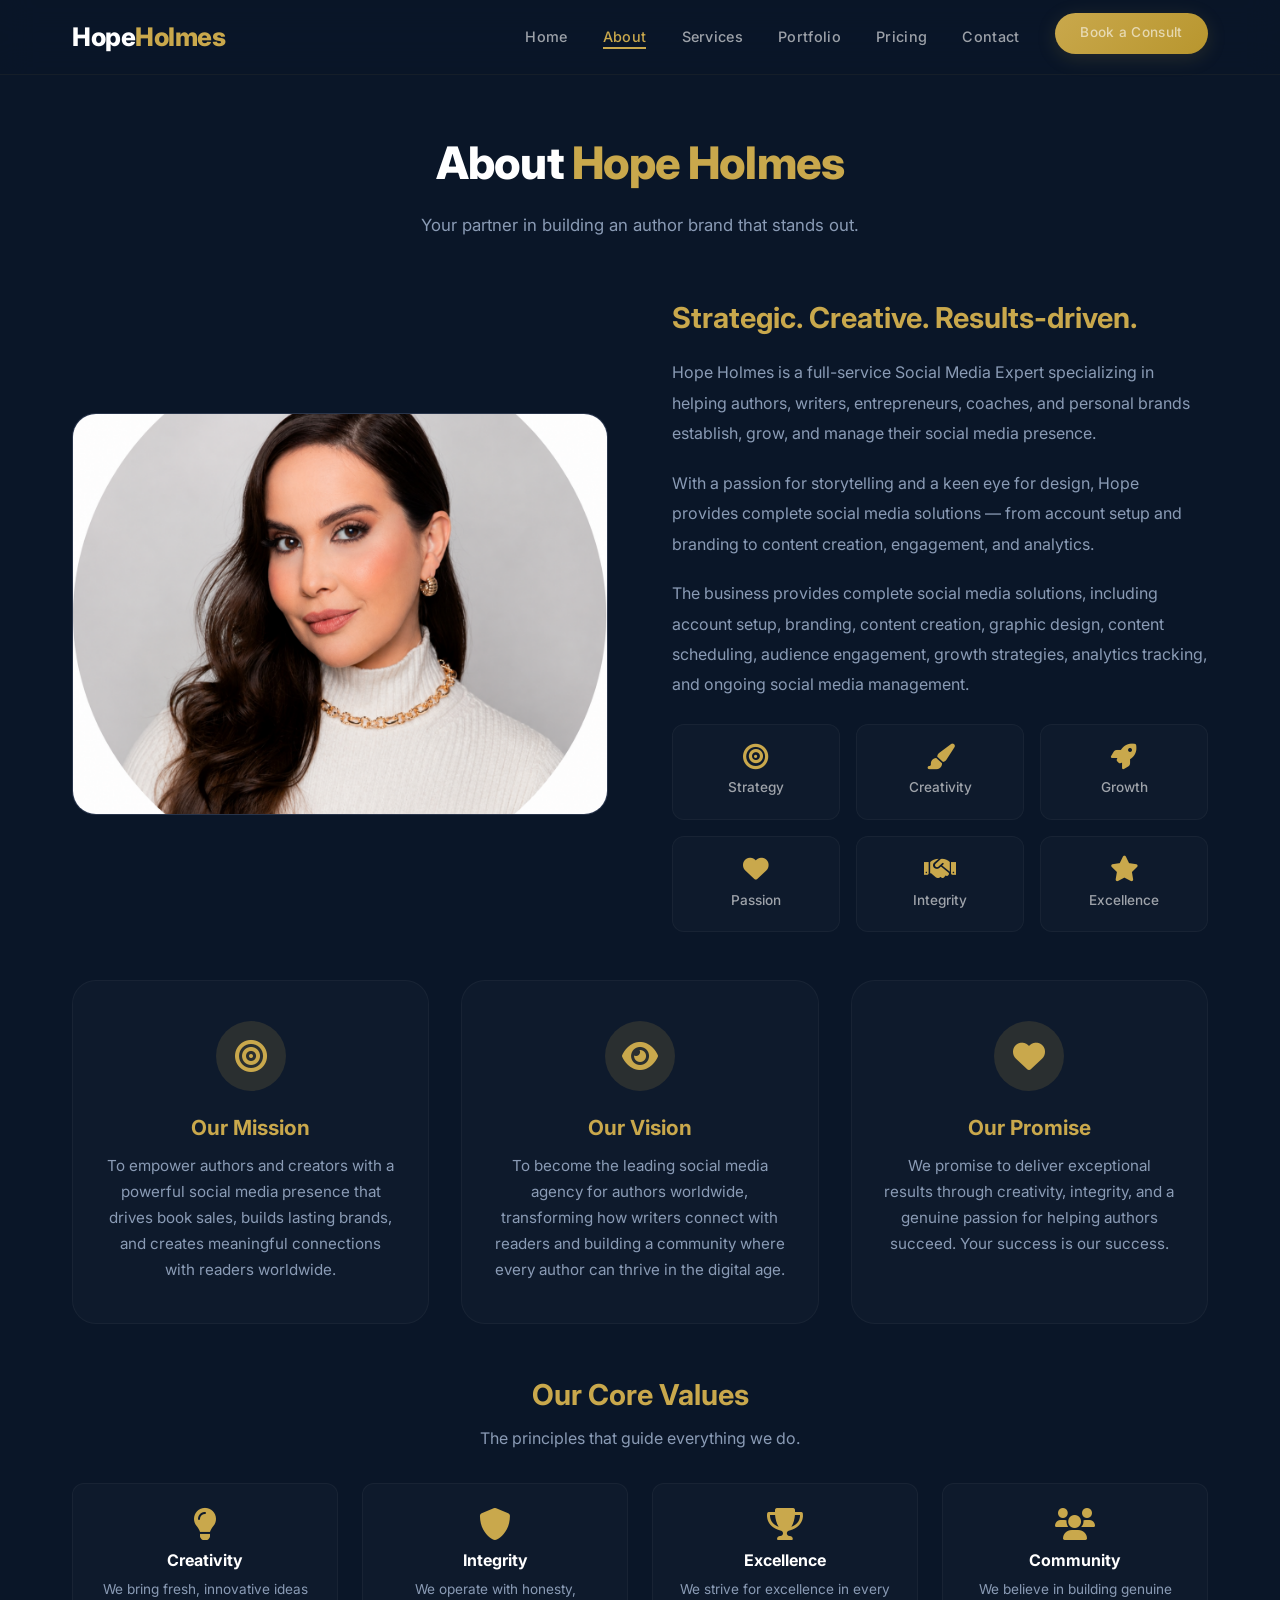
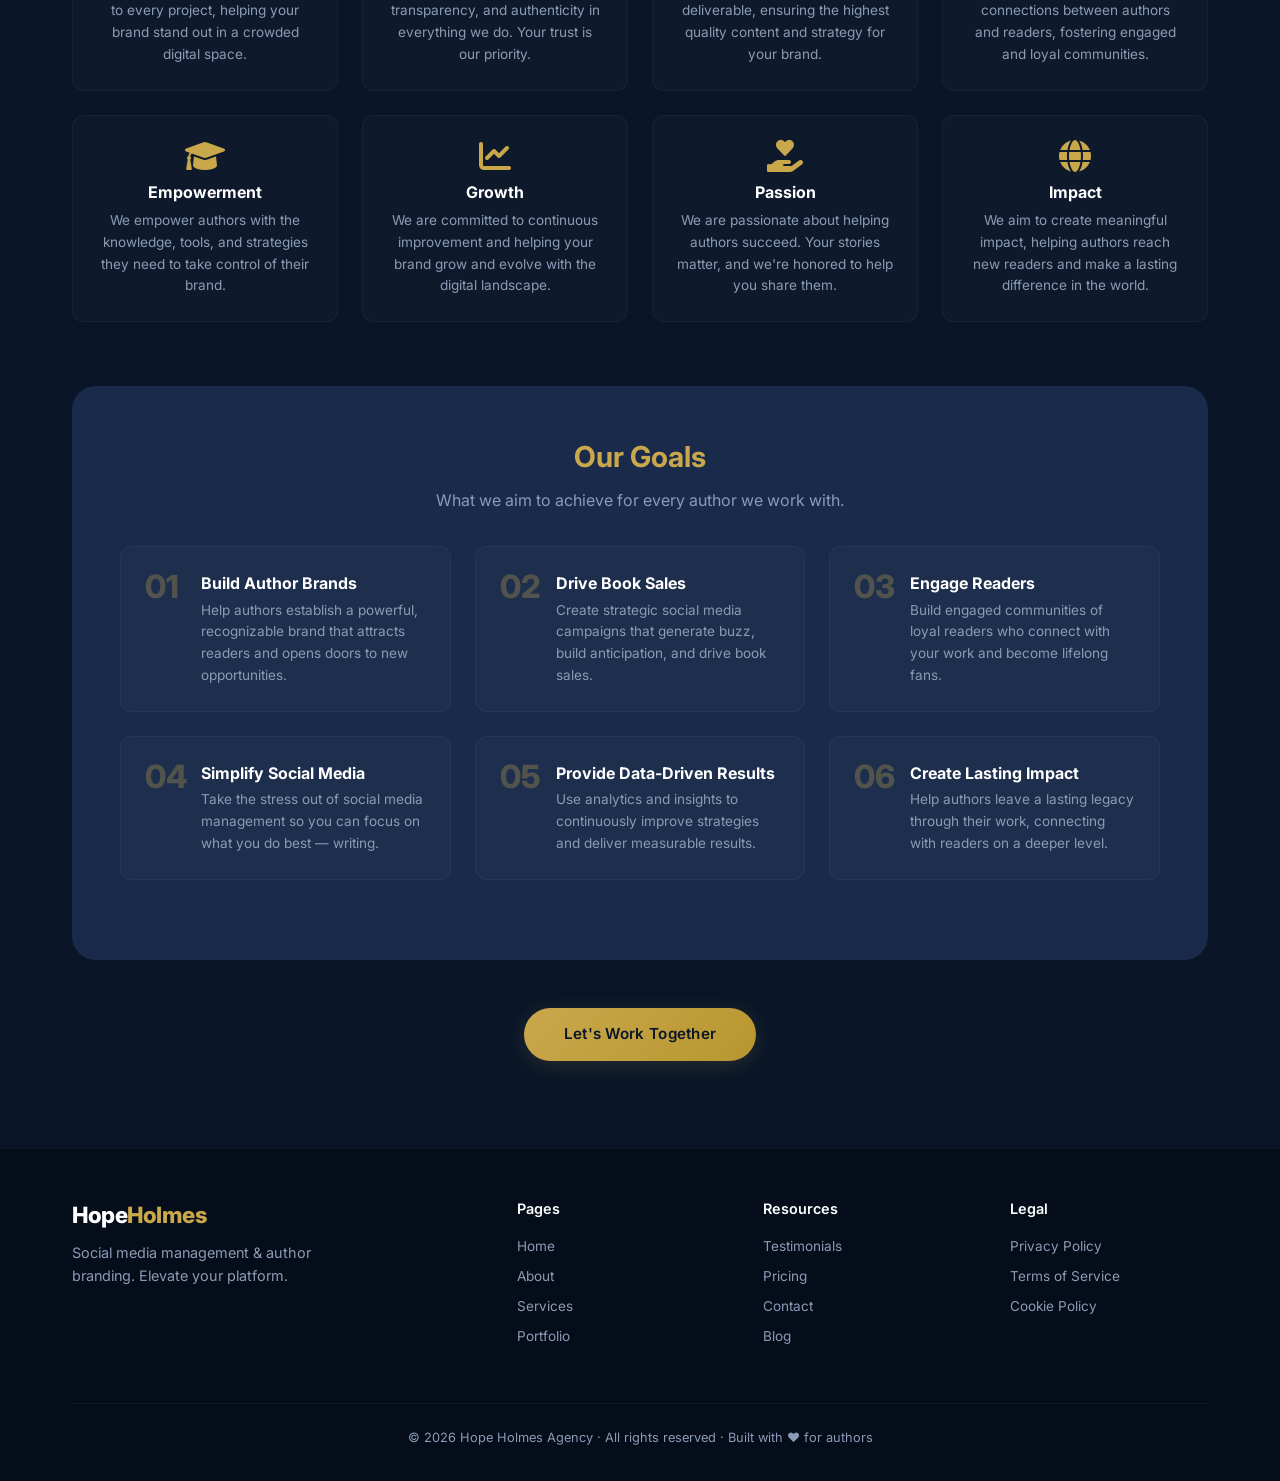
<file: about.html>
<!DOCTYPE html>
<html lang="en">
<head>
    <meta charset="UTF-8" />
    <meta name="viewport" content="width=device-width, initial-scale=1.0" />
    <link rel="icon" type="image/png" href="img/Hope Holmes.png" />
    <title>Hope Holmes · About</title>
    <meta name="description" content="Learn about Hope Holmes, a full-service Social Media Expert helping authors and brands grow online." />
    <link rel="stylesheet" href="https://cdnjs.cloudflare.com/ajax/libs/font-awesome/6.0.0-beta3/css/all.min.css" />
    <link href="https://fonts.googleapis.com/css2?family=Inter:wght@300;400;500;600;700;800;900&display=swap" rel="stylesheet" />
    <link rel="stylesheet" href="main.css" />
    <style>
        /* ============================================
           ABOUT PAGE ENHANCED STYLES
           ============================================ */
        
        .about-story {
            display: grid;
            grid-template-columns: 1fr 1fr;
            gap: 4rem;
            align-items: center;
            margin: 3rem 0;
        }
        
        .about-story-image {
            border-radius: var(--radius-lg);
            overflow: hidden;
            background: var(--navy-light);
            aspect-ratio: 4/3;
            display: flex;
            align-items: center;
            justify-content: center;
            border: 1px solid rgba(201, 168, 76, 0.08);
        }
        
        .about-story-image img {
            width: 100%;
            height: 100%;
            object-fit: cover;
        }
        
        .about-story-content h3 {
            color: var(--gold);
            font-size: 1.8rem;
            margin-bottom: 1rem;
        }
        
        .about-story-content p {
            color: var(--gray);
            line-height: 1.9;
            margin-bottom: 1.2rem;
        }
        
        /* Mission Vision Values Grid */
        .mv-grid {
            display: grid;
            grid-template-columns: repeat(3, 1fr);
            gap: 2rem;
            margin: 3rem 0;
        }
        
        .mv-card {
            background: rgba(255, 255, 255, 0.02);
            padding: 2.5rem 2rem;
            border-radius: var(--radius-lg);
            border: 1px solid rgba(255, 255, 255, 0.04);
            text-align: center;
            transition: var(--transition);
        }
        
        .mv-card:hover {
            transform: translateY(-8px);
            border-color: rgba(201, 168, 76, 0.15);
            background: rgba(201, 168, 76, 0.03);
            box-shadow: var(--shadow-md);
        }
        
        .mv-card .mv-icon {
            width: 70px;
            height: 70px;
            border-radius: 50%;
            background: var(--gold-glow);
            display: flex;
            align-items: center;
            justify-content: center;
            margin: 0 auto 1.2rem;
            font-size: 2rem;
            color: var(--gold);
        }
        
        .mv-card h3 {
            color: var(--gold);
            font-size: 1.3rem;
            margin-bottom: 0.6rem;
        }
        
        .mv-card p {
            color: var(--gray);
            font-size: 0.95rem;
            line-height: 1.7;
        }
        
        /* Core Values Grid */
        .values-grid {
            display: grid;
            grid-template-columns: repeat(4, 1fr);
            gap: 1.5rem;
            margin: 2rem 0;
        }
        
        .value-item {
            background: rgba(255, 255, 255, 0.02);
            padding: 1.5rem;
            border-radius: var(--radius-sm);
            border: 1px solid rgba(255, 255, 255, 0.04);
            text-align: center;
            transition: var(--transition);
        }
        
        .value-item:hover {
            border-color: rgba(201, 168, 76, 0.15);
            background: rgba(201, 168, 76, 0.03);
            transform: translateY(-4px);
        }
        
        .value-item i {
            font-size: 2rem;
            color: var(--gold);
            margin-bottom: 0.5rem;
            display: block;
        }
        
        .value-item h4 {
            color: var(--white);
            font-size: 1rem;
            margin-bottom: 0.3rem;
        }
        
        .value-item p {
            color: var(--gray);
            font-size: 0.85rem;
            line-height: 1.6;
        }
        
        /* Goals Section */
        .goals-grid {
            display: grid;
            grid-template-columns: repeat(3, 1fr);
            gap: 1.5rem;
            margin: 2rem 0;
        }
        
        .goal-item {
            background: rgba(255, 255, 255, 0.02);
            padding: 1.5rem;
            border-radius: var(--radius-sm);
            border: 1px solid rgba(255, 255, 255, 0.04);
            display: flex;
            align-items: flex-start;
            gap: 1rem;
            transition: var(--transition);
        }
        
        .goal-item:hover {
            border-color: rgba(201, 168, 76, 0.15);
            background: rgba(201, 168, 76, 0.03);
        }
        
        .goal-item .goal-number {
            font-size: 2rem;
            font-weight: 800;
            color: var(--gold);
            opacity: 0.3;
            line-height: 1;
            min-width: 40px;
        }
        
        .goal-item .goal-content h4 {
            color: var(--white);
            font-size: 1rem;
            margin-bottom: 0.2rem;
        }
        
        .goal-item .goal-content p {
            color: var(--gray);
            font-size: 0.85rem;
            line-height: 1.6;
        }
        
        /* Responsive */
        @media (max-width: 1024px) {
            .about-story {
                grid-template-columns: 1fr;
                text-align: center;
            }
            .mv-grid {
                grid-template-columns: 1fr 1fr;
            }
            .values-grid {
                grid-template-columns: 1fr 1fr;
            }
            .goals-grid {
                grid-template-columns: 1fr 1fr;
            }
        }
        
        @media (max-width: 768px) {
            .mv-grid {
                grid-template-columns: 1fr;
            }
            .values-grid {
                grid-template-columns: 1fr;
            }
            .goals-grid {
                grid-template-columns: 1fr;
            }
            .goal-item {
                flex-direction: column;
                align-items: center;
                text-align: center;
            }
        }
    </style>
</head>
<body>

    <!-- ===== HEADER ===== -->
    <header id="header">
        <div class="container nav">
            <div class="logo">
                <span class="white">Hope</span><span class="gold">Holmes</span>
            </div>
            <ul class="nav-links" id="navLinks">
                <li><a href="index.html">Home</a></li>
                <li><a href="about.html" class="active">About</a></li>
                <li><a href="services.html">Services</a></li>
                <li><a href="portfolio.html">Portfolio</a></li>
                <li><a href="pricing.html">Pricing</a></li>
                <li><a href="contact.html">Contact</a></li>
                <li><a href="contact.html" class="btn btn-primary btn-sm">Book a Consult</a></li>
            </ul>
            <button class="mobile-toggle" aria-label="Menu">
                <i class="fas fa-bars"></i>
            </button>
        </div>
    </header>

    <!-- ===== ABOUT PAGE ===== -->
    <section class="about-page" style="padding: 8rem 0 5rem; min-height: 80vh;">
        <div class="container">
            <div class="section-title">
                <h2>About <span class="gold">Hope Holmes</span></h2>
                <p>Your partner in building an author brand that stands out.</p>
            </div>

            <!-- ===== ABOUT STORY ===== -->
            <div class="about-story">
                <div class="about-story-image">
                    <img src="img/Hope Holmes.png" alt="Hope Holmes - Author Branding Specialist" />
                </div>
                <div class="about-story-content">
                    <h3>Strategic. Creative. Results-driven.</h3>
                    <p>
                        Hope Holmes is a full-service Social Media Expert specializing in helping authors,
                        writers, entrepreneurs, coaches, and personal brands establish, grow, and manage
                        their social media presence.
                    </p>
                    <p>
                        With a passion for storytelling and a keen eye for design, Hope provides complete
                        social media solutions — from account setup and branding to content creation,
                        engagement, and analytics.
                    </p>
                    <p>
                        The business provides complete social media solutions, including account setup,
                        branding, content creation, graphic design, content scheduling, audience engagement,
                        growth strategies, analytics tracking, and ongoing social media management.
                    </p>
                    <div class="about-values" style="grid-template-columns: 1fr 1fr 1fr;">
                        <div class="value"><i class="fas fa-bullseye"></i><span>Strategy</span></div>
                        <div class="value"><i class="fas fa-paint-brush"></i><span>Creativity</span></div>
                        <div class="value"><i class="fas fa-rocket"></i><span>Growth</span></div>
                        <div class="value"><i class="fas fa-heart"></i><span>Passion</span></div>
                        <div class="value"><i class="fas fa-handshake"></i><span>Integrity</span></div>
                        <div class="value"><i class="fas fa-star"></i><span>Excellence</span></div>
                    </div>
                </div>
            </div>

            <!-- ===== MISSION, VISION, VALUES ===== -->
            <div class="mv-grid">
                <div class="mv-card">
                    <div class="mv-icon"><i class="fas fa-bullseye"></i></div>
                    <h3>Our Mission</h3>
                    <p>To empower authors and creators with a powerful social media presence that drives book sales, builds lasting brands, and creates meaningful connections with readers worldwide.</p>
                </div>
                <div class="mv-card">
                    <div class="mv-icon"><i class="fas fa-eye"></i></div>
                    <h3>Our Vision</h3>
                    <p>To become the leading social media agency for authors worldwide, transforming how writers connect with readers and building a community where every author can thrive in the digital age.</p>
                </div>
                <div class="mv-card">
                    <div class="mv-icon"><i class="fas fa-heart"></i></div>
                    <h3>Our Promise</h3>
                    <p>We promise to deliver exceptional results through creativity, integrity, and a genuine passion for helping authors succeed. Your success is our success.</p>
                </div>
            </div>

            <!-- ===== CORE VALUES ===== -->
            <div style="margin-top: 3rem;">
                <h3 style="text-align: center; color: var(--gold); font-size: 1.8rem; margin-bottom: 0.5rem;">Our Core Values</h3>
                <p style="text-align: center; color: var(--gray); max-width: 600px; margin: 0 auto 2rem;">The principles that guide everything we do.</p>
                
                <div class="values-grid">
                    <div class="value-item">
                        <i class="fas fa-lightbulb"></i>
                        <h4>Creativity</h4>
                        <p>We bring fresh, innovative ideas to every project, helping your brand stand out in a crowded digital space.</p>
                    </div>
                    <div class="value-item">
                        <i class="fas fa-shield-alt"></i>
                        <h4>Integrity</h4>
                        <p>We operate with honesty, transparency, and authenticity in everything we do. Your trust is our priority.</p>
                    </div>
                    <div class="value-item">
                        <i class="fas fa-trophy"></i>
                        <h4>Excellence</h4>
                        <p>We strive for excellence in every deliverable, ensuring the highest quality content and strategy for your brand.</p>
                    </div>
                    <div class="value-item">
                        <i class="fas fa-users"></i>
                        <h4>Community</h4>
                        <p>We believe in building genuine connections between authors and readers, fostering engaged and loyal communities.</p>
                    </div>
                    <div class="value-item">
                        <i class="fas fa-graduation-cap"></i>
                        <h4>Empowerment</h4>
                        <p>We empower authors with the knowledge, tools, and strategies they need to take control of their brand.</p>
                    </div>
                    <div class="value-item">
                        <i class="fas fa-chart-line"></i>
                        <h4>Growth</h4>
                        <p>We are committed to continuous improvement and helping your brand grow and evolve with the digital landscape.</p>
                    </div>
                    <div class="value-item">
                        <i class="fas fa-hand-holding-heart"></i>
                        <h4>Passion</h4>
                        <p>We are passionate about helping authors succeed. Your stories matter, and we're honored to help you share them.</p>
                    </div>
                    <div class="value-item">
                        <i class="fas fa-globe"></i>
                        <h4>Impact</h4>
                        <p>We aim to create meaningful impact, helping authors reach new readers and make a lasting difference in the world.</p>
                    </div>
                </div>
            </div>

            <!-- ===== OUR GOALS ===== -->
            <div style="margin-top: 4rem; background: var(--navy-light); padding: 3rem; border-radius: var(--radius-lg);">
                <h3 style="text-align: center; color: var(--gold); font-size: 1.8rem; margin-bottom: 0.5rem;">Our Goals</h3>
                <p style="text-align: center; color: var(--gray); max-width: 600px; margin: 0 auto 2rem;">What we aim to achieve for every author we work with.</p>
                
                <div class="goals-grid">
                    <div class="goal-item">
                        <div class="goal-number">01</div>
                        <div class="goal-content">
                            <h4>Build Author Brands</h4>
                            <p>Help authors establish a powerful, recognizable brand that attracts readers and opens doors to new opportunities.</p>
                        </div>
                    </div>
                    <div class="goal-item">
                        <div class="goal-number">02</div>
                        <div class="goal-content">
                            <h4>Drive Book Sales</h4>
                            <p>Create strategic social media campaigns that generate buzz, build anticipation, and drive book sales.</p>
                        </div>
                    </div>
                    <div class="goal-item">
                        <div class="goal-number">03</div>
                        <div class="goal-content">
                            <h4>Engage Readers</h4>
                            <p>Build engaged communities of loyal readers who connect with your work and become lifelong fans.</p>
                        </div>
                    </div>
                    <div class="goal-item">
                        <div class="goal-number">04</div>
                        <div class="goal-content">
                            <h4>Simplify Social Media</h4>
                            <p>Take the stress out of social media management so you can focus on what you do best — writing.</p>
                        </div>
                    </div>
                    <div class="goal-item">
                        <div class="goal-number">05</div>
                        <div class="goal-content">
                            <h4>Provide Data-Driven Results</h4>
                            <p>Use analytics and insights to continuously improve strategies and deliver measurable results.</p>
                        </div>
                    </div>
                    <div class="goal-item">
                        <div class="goal-number">06</div>
                        <div class="goal-content">
                            <h4>Create Lasting Impact</h4>
                            <p>Help authors leave a lasting legacy through their work, connecting with readers on a deeper level.</p>
                        </div>
                    </div>
                </div>
            </div>

            <!-- ===== CTA ===== -->
            <div style="text-align: center; margin-top: 3rem;">
                <a href="contact.html" class="btn btn-primary">Let's Work Together</a>
            </div>
        </div>
    </section>

    <!-- ===== FOOTER ===== -->
    <footer>
        <div class="container">
            <div class="footer-grid">
                <div class="footer-brand">
                    <div class="logo">
                        <span class="white">Hope</span><span class="gold">Holmes</span>
                    </div>
                    <p>Social media management &amp; author branding. Elevate your platform.</p>
                </div>
                <div class="footer-links">
                    <h4>Pages</h4>
                    <a href="index.html">Home</a>
                    <a href="about.html">About</a>
                    <a href="services.html">Services</a>
                    <a href="portfolio.html">Portfolio</a>
                </div>
                <div class="footer-links">
                    <h4>Resources</h4>
                    <a href="testimonials.html">Testimonials</a>
                    <a href="pricing.html">Pricing</a>
                    <a href="contact.html">Contact</a>
                    <a href="#">Blog</a>
                </div>
                <div class="footer-links">
                    <h4>Legal</h4>
                    <a href="privacy.html">Privacy Policy</a>
                    <a href="terms.html">Terms of Service</a>
                    <a href="#">Cookie Policy</a>
                </div>
            </div>
            <div class="footer-bottom">
                <p>© 2026 Hope Holmes Agency · All rights reserved · Built with ♥ for authors</p>
            </div>
        </div>
    </footer>

    <script src="script.js"></script>
</body>
</html>
</file>
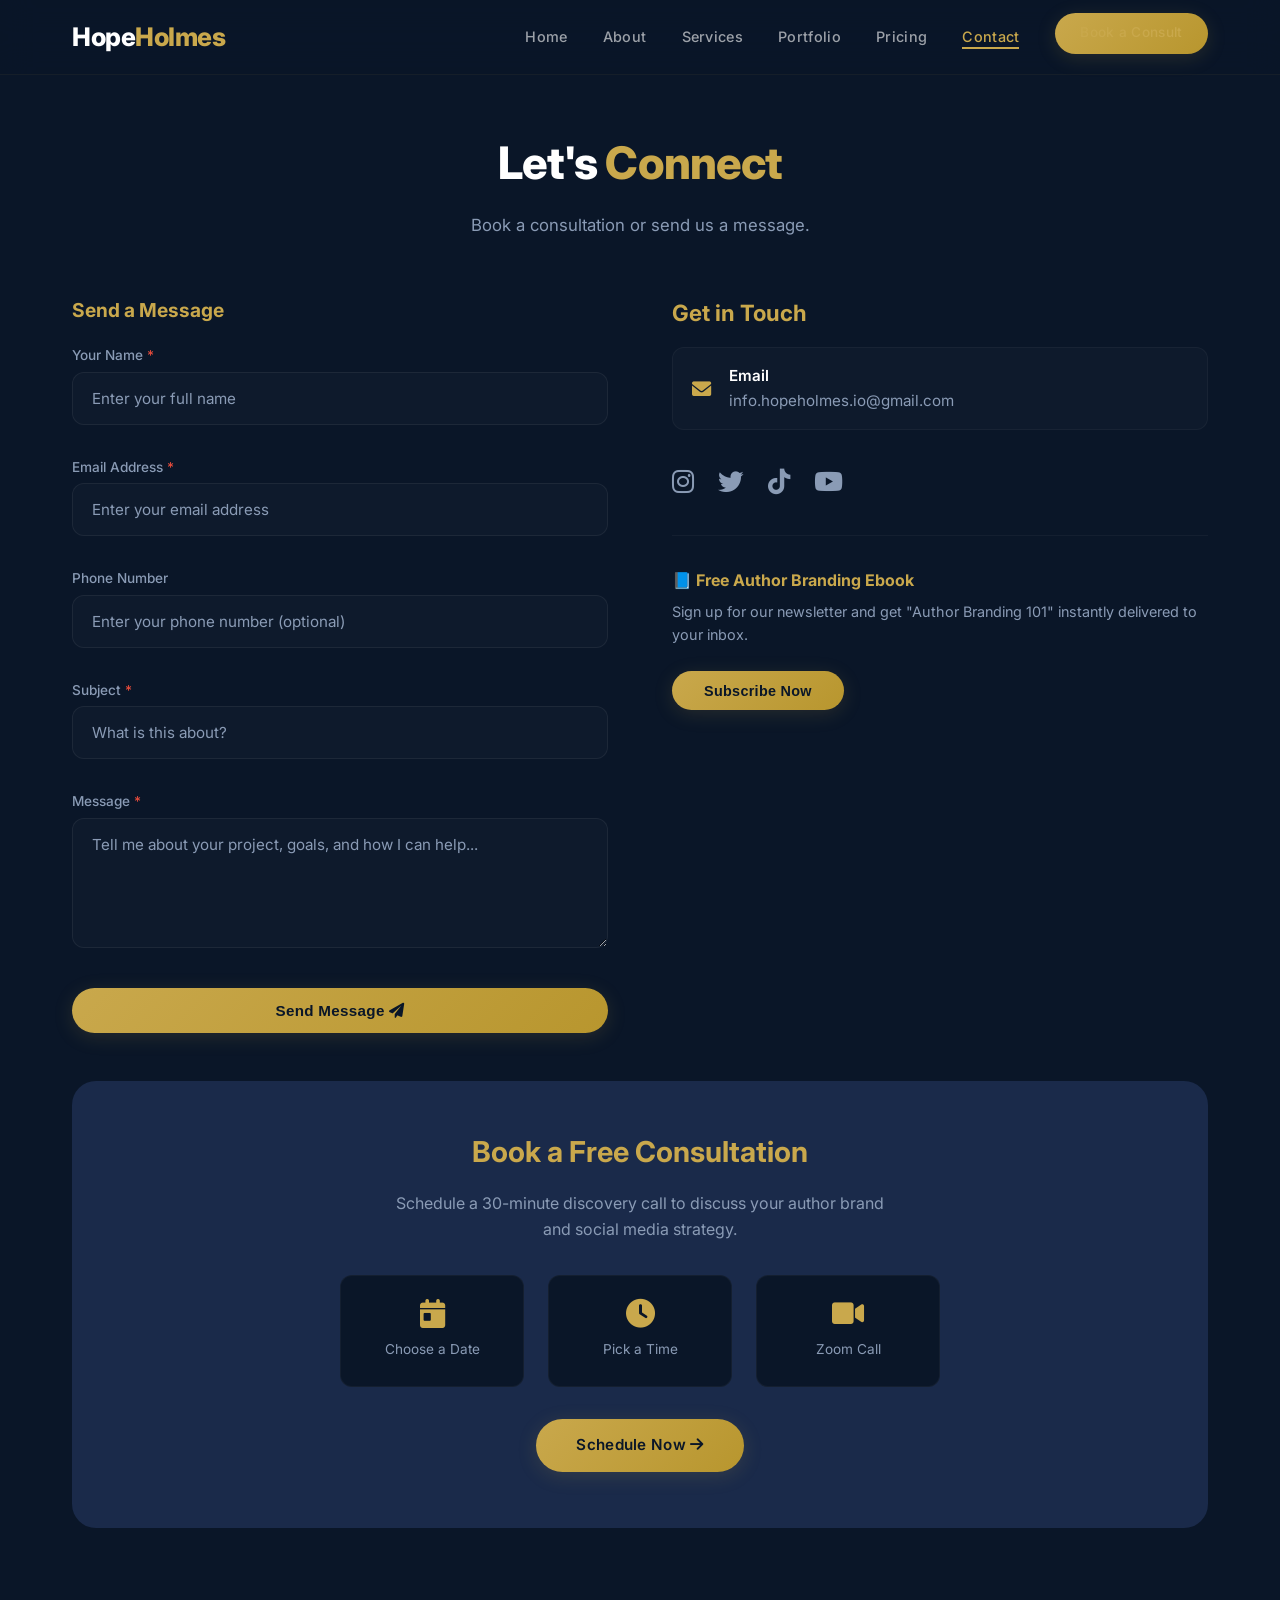
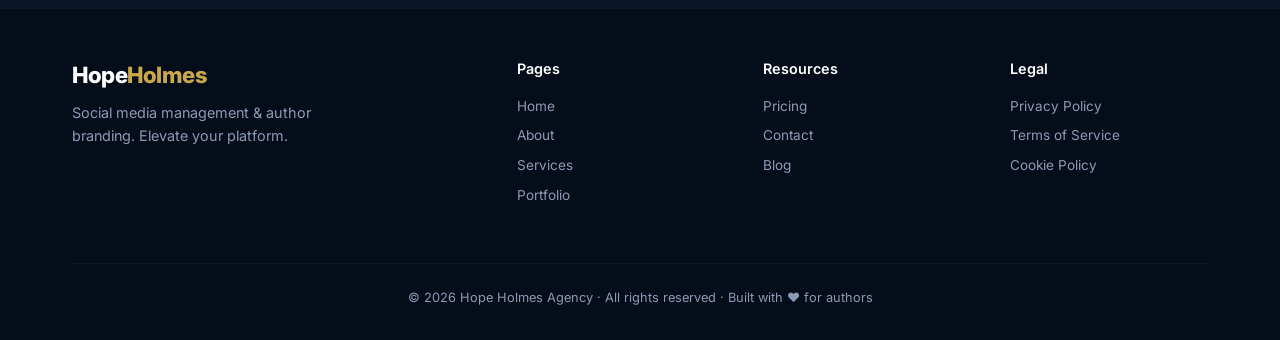
<file: contact.html>
<!DOCTYPE html>
<html lang="en">
<head>
    <meta charset="UTF-8" />
    <meta name="viewport" content="width=device-width, initial-scale=1.0" />
    <link rel="icon" type="image/png" href="img/Hope Holmes.png" />
    <title>Hope Holmes · Contact</title>
    <meta name="description" content="Get in touch with Hope Holmes for a free consultation. Book a call or send a message to start growing your author brand." />
    <link rel="stylesheet" href="https://cdnjs.cloudflare.com/ajax/libs/font-awesome/6.0.0-beta3/css/all.min.css" />
    <link href="https://fonts.googleapis.com/css2?family=Inter:wght@300;400;500;600;700;800;900&display=swap" rel="stylesheet" />
    <link rel="stylesheet" href="main.css" />
    <style>
        /* ============================================
           CONTACT PAGE STYLES
           ============================================ */
        
        .contact-form .form-group {
            margin-bottom: 1rem;
        }
        
        .contact-form .form-group label {
            display: block;
            color: var(--gray);
            font-size: 0.85rem;
            font-weight: 500;
            margin-bottom: 0.3rem;
        }
        
        .contact-form .form-group input,
        .contact-form .form-group textarea {
            width: 100%;
            padding: 1rem 1.2rem;
            border-radius: var(--radius-sm);
            border: 1px solid rgba(255, 255, 255, 0.06);
            background: rgba(255, 255, 255, 0.02);
            color: var(--white);
            font-family: inherit;
            font-size: 0.95rem;
            transition: var(--transition);
        }
        
        .contact-form .form-group input::placeholder,
        .contact-form .form-group textarea::placeholder {
            color: var(--gray);
        }
        
        .contact-form .form-group input:focus,
        .contact-form .form-group textarea:focus {
            outline: none;
            border-color: rgba(201, 168, 76, 0.3);
            background: rgba(255, 255, 255, 0.04);
            box-shadow: 0 0 0 4px var(--gold-glow);
        }
        
        .contact-form .form-group textarea {
            min-height: 130px;
            resize: vertical;
        }
        
        .contact-form .form-group .error-message {
            color: #e74c3c;
            font-size: 0.8rem;
            margin-top: 0.3rem;
            display: none;
        }
        
        .contact-form .form-group.error input,
        .contact-form .form-group.error textarea {
            border-color: #e74c3c;
        }
        
        .contact-form .form-group.error .error-message {
            display: block;
        }
        
        .contact-form .form-success {
            display: none;
            background: rgba(46, 204, 113, 0.1);
            border: 1px solid rgba(46, 204, 113, 0.2);
            border-radius: var(--radius-sm);
            padding: 1.5rem;
            text-align: center;
            margin-top: 1rem;
        }
        
        .contact-form .form-success.show {
            display: block;
            animation: fadeIn 0.5s ease;
        }
        
        .contact-form .form-success i {
            font-size: 3rem;
            color: #2ecc71;
            margin-bottom: 0.5rem;
        }
        
        .contact-form .form-success h4 {
            color: #2ecc71;
            margin-bottom: 0.3rem;
        }
        
        .contact-form .form-success p {
            color: var(--gray);
        }
        
        .contact-form .btn {
            width: 100%;
        }
        
        .contact-form .btn.loading {
            opacity: 0.7;
            pointer-events: none;
        }
        
        .contact-form .btn.loading::after {
            content: '';
            display: inline-block;
            width: 16px;
            height: 16px;
            border: 2px solid transparent;
            border-top-color: var(--navy);
            border-radius: 50%;
            animation: spin 0.8s ease infinite;
            margin-left: 0.5rem;
            vertical-align: middle;
        }
        
        @keyframes spin {
            to {
                transform: rotate(360deg);
            }
        }
        
        /* Contact Info Enhancements */
        .contact-info .info-item {
            display: flex;
            align-items: center;
            gap: 1rem;
            padding: 1rem;
            background: rgba(255, 255, 255, 0.02);
            border-radius: var(--radius-sm);
            border: 1px solid rgba(255, 255, 255, 0.04);
            margin-bottom: 0.8rem;
            transition: var(--transition);
        }
        
        .contact-info .info-item:hover {
            border-color: rgba(201, 168, 76, 0.1);
            background: rgba(201, 168, 76, 0.02);
        }
        
        .contact-info .info-item i {
            color: var(--gold);
            font-size: 1.2rem;
            width: 24px;
            text-align: center;
        }
        
        .contact-info .info-item .info-text {
            color: var(--gray);
            font-size: 0.95rem;
        }
        
        .contact-info .info-item .info-text strong {
            color: var(--white);
            font-weight: 600;
        }
        
        /* Calendly Section */
        .calendly-section {
            background: var(--navy-light);
            padding: 3rem;
            border-radius: var(--radius-lg);
            text-align: center;
            margin-top: 3rem;
        }
        
        .calendly-section h3 {
            color: var(--gold);
            font-size: 1.8rem;
            margin-bottom: 1rem;
        }
        
        .calendly-section p {
            color: var(--gray);
            max-width: 500px;
            margin: 0 auto 2rem;
        }
        
        .calendly-grid {
            display: grid;
            grid-template-columns: repeat(3, 1fr);
            gap: 1.5rem;
            max-width: 600px;
            margin: 0 auto 2rem;
        }
        
        .calendly-grid .calendly-step {
            background: var(--navy);
            padding: 1.5rem;
            border-radius: var(--radius-sm);
            border: 1px solid rgba(255, 255, 255, 0.04);
            transition: var(--transition);
        }
        
        .calendly-grid .calendly-step:hover {
            border-color: rgba(201, 168, 76, 0.1);
            transform: translateY(-4px);
        }
        
        .calendly-grid .calendly-step i {
            font-size: 1.8rem;
            color: var(--gold);
            display: block;
            margin-bottom: 0.5rem;
        }
        
        .calendly-grid .calendly-step span {
            color: var(--gray);
            font-size: 0.85rem;
        }
        
        /* Responsive */
        @media (max-width: 1024px) {
            .calendly-grid {
                grid-template-columns: 1fr 1fr;
            }
        }
        
        @media (max-width: 768px) {
            .calendly-grid {
                grid-template-columns: 1fr;
            }
            .calendly-section {
                padding: 2rem 1.5rem;
            }
        }
    </style>
</head>
<body>

    <!-- ===== HEADER ===== -->
    <header id="header">
        <div class="container nav">
            <div class="logo">
                <span class="white">Hope</span><span class="gold">Holmes</span>
            </div>
            <ul class="nav-links" id="navLinks">
                <li><a href="index.html">Home</a></li>
                <li><a href="about.html">About</a></li>
                <li><a href="services.html">Services</a></li>
                <li><a href="portfolio.html">Portfolio</a></li>
                <li><a href="pricing.html">Pricing</a></li>
                <li><a href="contact.html" class="active">Contact</a></li>
                <li><a href="contact.html" class="btn btn-primary btn-sm">Book a Consult</a></li>
            </ul>
            <button class="mobile-toggle" aria-label="Menu">
                <i class="fas fa-bars"></i>
            </button>
        </div>
    </header>

    <!-- ===== CONTACT PAGE ===== -->
    <section class="contact-page" style="padding: 8rem 0 5rem; min-height: 80vh;">
        <div class="container">
            <div class="section-title">
                <h2>Let's <span class="gold">Connect</span></h2>
                <p>Book a consultation or send us a message.</p>
            </div>

            <div class="contact-grid">
                <!-- Contact Form -->
                <div class="contact-form">
                    <h3 style="color: var(--gold); margin-bottom: 1.2rem; font-size: 1.2rem;">Send a Message</h3>
                    
                    <form id="contactForm" method="POST" action="send-email.php">
                        <div class="form-group">
                            <label for="name">Your Name <span style="color: #e74c3c;">*</span></label>
                            <input type="text" id="name" name="name" placeholder="Enter your full name" required />
                            <div class="error-message">Please enter your name</div>
                        </div>
                        
                        <div class="form-group">
                            <label for="email">Email Address <span style="color: #e74c3c;">*</span></label>
                            <input type="email" id="email" name="email" placeholder="Enter your email address" required />
                            <div class="error-message">Please enter a valid email address</div>
                        </div>
                        
                        <div class="form-group">
                            <label for="phone">Phone Number</label>
                            <input type="tel" id="phone" name="phone" placeholder="Enter your phone number (optional)" />
                        </div>
                        
                        <div class="form-group">
                            <label for="subject">Subject <span style="color: #e74c3c;">*</span></label>
                            <input type="text" id="subject" name="subject" placeholder="What is this about?" required />
                            <div class="error-message">Please enter a subject</div>
                        </div>
                        
                        <div class="form-group">
                            <label for="message">Message <span style="color: #e74c3c;">*</span></label>
                            <textarea id="message" name="message" placeholder="Tell me about your project, goals, and how I can help..." rows="5" required></textarea>
                            <div class="error-message">Please enter your message</div>
                        </div>
                        
                        <button type="submit" class="btn btn-primary" id="submitBtn">Send Message <i class="fas fa-paper-plane"></i></button>
                        
                        <div class="form-success" id="formSuccess">
                            <i class="fas fa-check-circle"></i>
                            <h4>Message Sent Successfully!</h4>
                            <p>Thank you for reaching out. I'll get back to you within 24 hours.</p>
                        </div>
                    </form>
                </div>

                <!-- Contact Info -->
                <div class="contact-info">
                    <h3>Get in Touch</h3>
                    
                    <div class="info-item">
                        <i class="fas fa-envelope"></i>
                        <div class="info-text">
                            <strong>Email</strong><br />
                            <span id="contactEmail">info.hopeholmes.io@gmail.com</span>
                        </div>
                    </div>

                    <div class="social-links">
                        <a href="#" aria-label="Instagram"><i class="fab fa-instagram"></i></a>
                        <a href="#" aria-label="Twitter"><i class="fab fa-twitter"></i></a>
                        <a href="#" aria-label="TikTok"><i class="fab fa-tiktok"></i></a>
                        <a href="#" aria-label="YouTube"><i class="fab fa-youtube"></i></a>
                    </div>

                    <div class="faq-item">
                        <h4>📘 Free Author Branding Ebook</h4>
                        <p>Sign up for our newsletter and get "Author Branding 101" instantly delivered to your inbox.</p>
                        <button class="btn btn-gold" style="margin-top: 1rem; padding: 0.7rem 2rem; font-size: 0.9rem;" id="subscribeBtn">Subscribe Now</button>
                    </div>
                </div>
            </div>

            <!-- Calendly Integration -->
            <div class="calendly-section">
                <h3>Book a Free Consultation</h3>
                <p>Schedule a 30-minute discovery call to discuss your author brand and social media strategy.</p>
                <div class="calendly-grid">
                    <div class="calendly-step">
                        <i class="fas fa-calendar-day"></i>
                        <span>Choose a Date</span>
                    </div>
                    <div class="calendly-step">
                        <i class="fas fa-clock"></i>
                        <span>Pick a Time</span>
                    </div>
                    <div class="calendly-step">
                        <i class="fas fa-video"></i>
                        <span>Zoom Call</span>
                    </div>
                </div>
                <a href="#" class="btn btn-primary" id="calendlyBtn">Schedule Now <i class="fas fa-arrow-right"></i></a>
            </div>
        </div>
    </section>

    <!-- ===== FOOTER ===== -->
    <footer>
        <div class="container">
            <div class="footer-grid">
                <div class="footer-brand">
                    <div class="logo">
                        <span class="white">Hope</span><span class="gold">Holmes</span>
                    </div>
                    <p>Social media management &amp; author branding. Elevate your platform.</p>
                </div>
                <div class="footer-links">
                    <h4>Pages</h4>
                    <a href="index.html">Home</a>
                    <a href="about.html">About</a>
                    <a href="services.html">Services</a>
                    <a href="portfolio.html">Portfolio</a>
                </div>
                <div class="footer-links">
                    <h4>Resources</h4>
                    <a href="pricing.html">Pricing</a>
                    <a href="contact.html">Contact</a>
                    <a href="#">Blog</a>
                </div>
                <div class="footer-links">
                    <h4>Legal</h4>
                    <a href="privacy.html">Privacy Policy</a>
                    <a href="terms.html">Terms of Service</a>
                    <a href="#">Cookie Policy</a>
                </div>
            </div>
            <div class="footer-bottom">
                <p>© 2026 Hope Holmes Agency · All rights reserved · Built with ♥ for authors</p>
            </div>
        </div>
    </footer>

    <!-- ============================================
    CONTACT FORM JAVASCRIPT
    ============================================ -->
    <script>
        (function() {
            'use strict';

            // ============================================
            // YOUR EMAIL ADDRESS - All form data goes here
            // ============================================
            const YOUR_EMAIL = 'info.hopeholmes.io@gmail.com';

            // ============================================
            // CONTACT FORM HANDLING
            // ============================================
            const contactForm = document.getElementById('contactForm');
            const submitBtn = document.getElementById('submitBtn');
            const formSuccess = document.getElementById('formSuccess');
            
            // Update email display
            const emailDisplay = document.getElementById('contactEmail');
            if (emailDisplay) {
                emailDisplay.textContent = YOUR_EMAIL;
            }

            if (contactForm) {
                contactForm.addEventListener('submit', function(e) {
                    e.preventDefault();
                    
                    // Reset error states
                    const formGroups = this.querySelectorAll('.form-group');
                    formGroups.forEach(function(group) {
                        group.classList.remove('error');
                    });
                    
                    // Get form data
                    const name = document.getElementById('name').value.trim();
                    const email = document.getElementById('email').value.trim();
                    const phone = document.getElementById('phone').value.trim();
                    const subject = document.getElementById('subject').value.trim();
                    const message = document.getElementById('message').value.trim();
                    
                    // Validation
                    let isValid = true;
                    
                    if (!name) {
                        document.getElementById('name').closest('.form-group').classList.add('error');
                        isValid = false;
                    }
                    
                    if (!email || !isValidEmail(email)) {
                        document.getElementById('email').closest('.form-group').classList.add('error');
                        isValid = false;
                    }
                    
                    if (!subject) {
                        document.getElementById('subject').closest('.form-group').classList.add('error');
                        isValid = false;
                    }
                    
                    if (!message) {
                        document.getElementById('message').closest('.form-group').classList.add('error');
                        isValid = false;
                    }
                    
                    if (!isValid) {
                        // Scroll to first error
                        const firstError = this.querySelector('.form-group.error');
                        if (firstError) {
                            firstError.scrollIntoView({ behavior: 'smooth', block: 'center' });
                            firstError.querySelector('input, textarea')?.focus();
                        }
                        return;
                    }
                    
                    // Show loading state
                    submitBtn.classList.add('loading');
                    submitBtn.textContent = 'Sending...';
                    
                    // Prepare email data
                    const emailData = {
                        to_email: YOUR_EMAIL,
                        from_name: name,
                        from_email: email,
                        phone: phone,
                        subject: subject,
                        message: message
                    };
                    
                    // Send email using multiple methods
                    sendEmail(emailData);
                });
            }
            
            // ===== EMAIL SENDING FUNCTIONS =====
            function sendEmail(data) {
                // Try PHP method first (if available)
                sendViaPHP(data);
            }
            
            function sendViaPHP(data) {
                // This will work if you have send-email.php on your server
                const formData = new FormData();
                formData.append('to_email', data.to_email);
                formData.append('name', data.from_name);
                formData.append('email', data.from_email);
                formData.append('phone', data.phone || '');
                formData.append('subject', data.subject);
                formData.append('message', data.message);
                
                fetch('send-email.php', {
                    method: 'POST',
                    body: formData
                })
                .then(function(response) {
                    return response.json();
                })
                .then(function(result) {
                    if (result.success) {
                        showSuccess();
                    } else {
                        // If PHP fails, try client-side method
                        console.log('PHP method failed, trying client-side...');
                        sendViaClientSide(data);
                    }
                })
                .catch(function() {
                    // If fetch fails, try client-side method
                    console.log('PHP method unavailable, trying client-side...');
                    sendViaClientSide(data);
                });
            }
            
            function sendViaClientSide(data) {
                // Client-side email using mailto (opens email client)
                const subject = encodeURIComponent(data.subject + ' - from ' + data.from_name);
                const body = encodeURIComponent(
                    'Name: ' + data.from_name + '\n' +
                    'Email: ' + data.from_email + '\n' +
                    'Phone: ' + (data.phone || 'Not provided') + '\n\n' +
                    'Message:\n' + data.message + '\n\n' +
                    '---\nThis message was sent from your website contact form.'
                );
                
                const mailtoLink = 'mailto:' + data.to_email + '?subject=' + subject + '&body=' + body;
                
                // Try to open mail client
                const win = window.open(mailtoLink, '_blank');
                
                if (!win || win.closed || typeof win.closed === 'undefined') {
                    // If popup blocked, show copyable email
                    showEmailCopyFallback(data);
                } else {
                    showSuccess();
                }
            }
            
            function showEmailCopyFallback(data) {
                const email = data.to_email;
                const subject = data.subject;
                const body = 'Name: ' + data.from_name + '\nEmail: ' + data.from_email + '\n\nMessage: ' + data.message;
                
                // Show a modal with email details to copy
                const modalHTML = `
                    <div style="position: fixed; top: 0; left: 0; width: 100%; height: 100%; background: rgba(10,22,40,0.95); z-index: 9999; display: flex; align-items: center; justify-content: center; padding: 2rem; backdrop-filter: blur(8px);">
                        <div style="background: var(--navy-light); max-width: 500px; width: 100%; border-radius: 24px; padding: 2.5rem; border: 1px solid rgba(201,168,76,0.1); box-shadow: 0 20px 60px rgba(0,0,0,0.5);">
                            <h3 style="color: var(--gold); margin-bottom: 1rem;">📧 Send Email</h3>
                            <p style="color: var(--gray); margin-bottom: 1.5rem;">Please send your message directly to:</p>
                            <div style="background: var(--navy); padding: 1rem; border-radius: 12px; border: 1px solid rgba(201,168,76,0.1); margin-bottom: 1.5rem; word-break: break-all;">
                                <strong style="color: var(--gold);">${email}</strong>
                            </div>
                            <div style="background: var(--navy); padding: 1rem; border-radius: 12px; border: 1px solid rgba(255,255,255,0.04); margin-bottom: 1.5rem; max-height: 200px; overflow-y: auto; text-align: left;">
                                <p style="color: var(--gray); font-size: 0.85rem; white-space: pre-wrap; word-break: break-word;"><strong>Subject:</strong> ${subject}\n\n<strong>Message:</strong>\n${body}</p>
                            </div>
                            <button onclick="this.closest('div[style*="position: fixed"]').remove()" class="btn btn-primary" style="width: 100%;">Got it! I'll send manually</button>
                        </div>
                    </div>
                `;
                
                const modalContainer = document.createElement('div');
                modalContainer.innerHTML = modalHTML;
                document.body.appendChild(modalContainer);
                
                submitBtn.classList.remove('loading');
                submitBtn.innerHTML = 'Send Message <i class="fas fa-paper-plane"></i>';
            }
            
            function showSuccess() {
                // Hide form, show success
                const form = document.getElementById('contactForm');
                const successDiv = document.getElementById('formSuccess');
                
                if (form) {
                    form.querySelectorAll('input, textarea').forEach(function(input) {
                        input.value = '';
                    });
                }
                
                if (successDiv) {
                    successDiv.classList.add('show');
                }
                
                submitBtn.classList.remove('loading');
                submitBtn.innerHTML = 'Send Message <i class="fas fa-paper-plane"></i>';
                
                // Scroll to success message
                if (successDiv) {
                    successDiv.scrollIntoView({ behavior: 'smooth', block: 'center' });
                }
                
                // Reset form after 5 seconds
                setTimeout(function() {
                    if (successDiv) {
                        successDiv.classList.remove('show');
                    }
                }, 8000);
            }
            
            // ===== EMAIL VALIDATION =====
            function isValidEmail(email) {
                return /^[^\s@]+@[^\s@]+\.[^\s@]+$/.test(email);
            }
            
            // ===== NEWSLETTER SUBSCRIPTION =====
            const subscribeBtn = document.getElementById('subscribeBtn');
            if (subscribeBtn) {
                subscribeBtn.addEventListener('click', function() {
                    const email = prompt('Please enter your email address to subscribe:');
                    if (email && isValidEmail(email)) {
                        // Here you would typically send this to your newsletter service
                        showNotification('Thank you for subscribing! Check your email for the free ebook.', 'success');
                    } else if (email) {
                        showNotification('Please enter a valid email address.', 'error');
                    }
                });
            }
            
            // ===== CALENDLY BUTTON =====
            const calendlyBtn = document.getElementById('calendlyBtn');
            if (calendlyBtn) {
                calendlyBtn.addEventListener('click', function(e) {
                    e.preventDefault();
                    // Replace with your Calendly link
                    const calendlyLink = 'https://calendly.com/your-username';
                    window.open(calendlyLink, '_blank');
                });
            }
            
            // ===== NOTIFICATION SYSTEM =====
            function showNotification(message, type) {
                const existing = document.querySelector('.notification-toast');
                if (existing) {
                    existing.remove();
                }
                
                const notification = document.createElement('div');
                notification.className = 'notification-toast';
                notification.style.cssText = `
                    position: fixed;
                    bottom: 30px;
                    right: 30px;
                    padding: 1rem 2rem;
                    border-radius: 12px;
                    color: white;
                    font-weight: 500;
                    z-index: 9999;
                    max-width: 400px;
                    box-shadow: 0 8px 30px rgba(0,0,0,0.3);
                    animation: slideUp 0.5s ease;
                    background: ${type === 'success' ? 'var(--gold)' : '#e74c3c'};
                    color: ${type === 'success' ? 'var(--navy)' : 'white'};
                `;
                notification.textContent = message;
                document.body.appendChild(notification);
                
                setTimeout(function() {
                    notification.style.opacity = '0';
                    notification.style.transform = 'translateY(20px)';
                    notification.style.transition = 'all 0.5s ease';
                    setTimeout(function() {
                        notification.remove();
                    }, 500);
                }, 5000);
            }
            
            // ============================================
            // ADD SLIDE UP ANIMATION
            // ============================================
            const styleSheet = document.createElement('style');
            styleSheet.textContent = `
                @keyframes slideUp {
                    from {
                        opacity: 0;
                        transform: translateY(20px);
                    }
                    to {
                        opacity: 1;
                        transform: translateY(0);
                    }
                }
            `;
            document.head.appendChild(styleSheet);

        })();
    </script>

    <script src="script.js"></script>
</body>
</html>
</file>
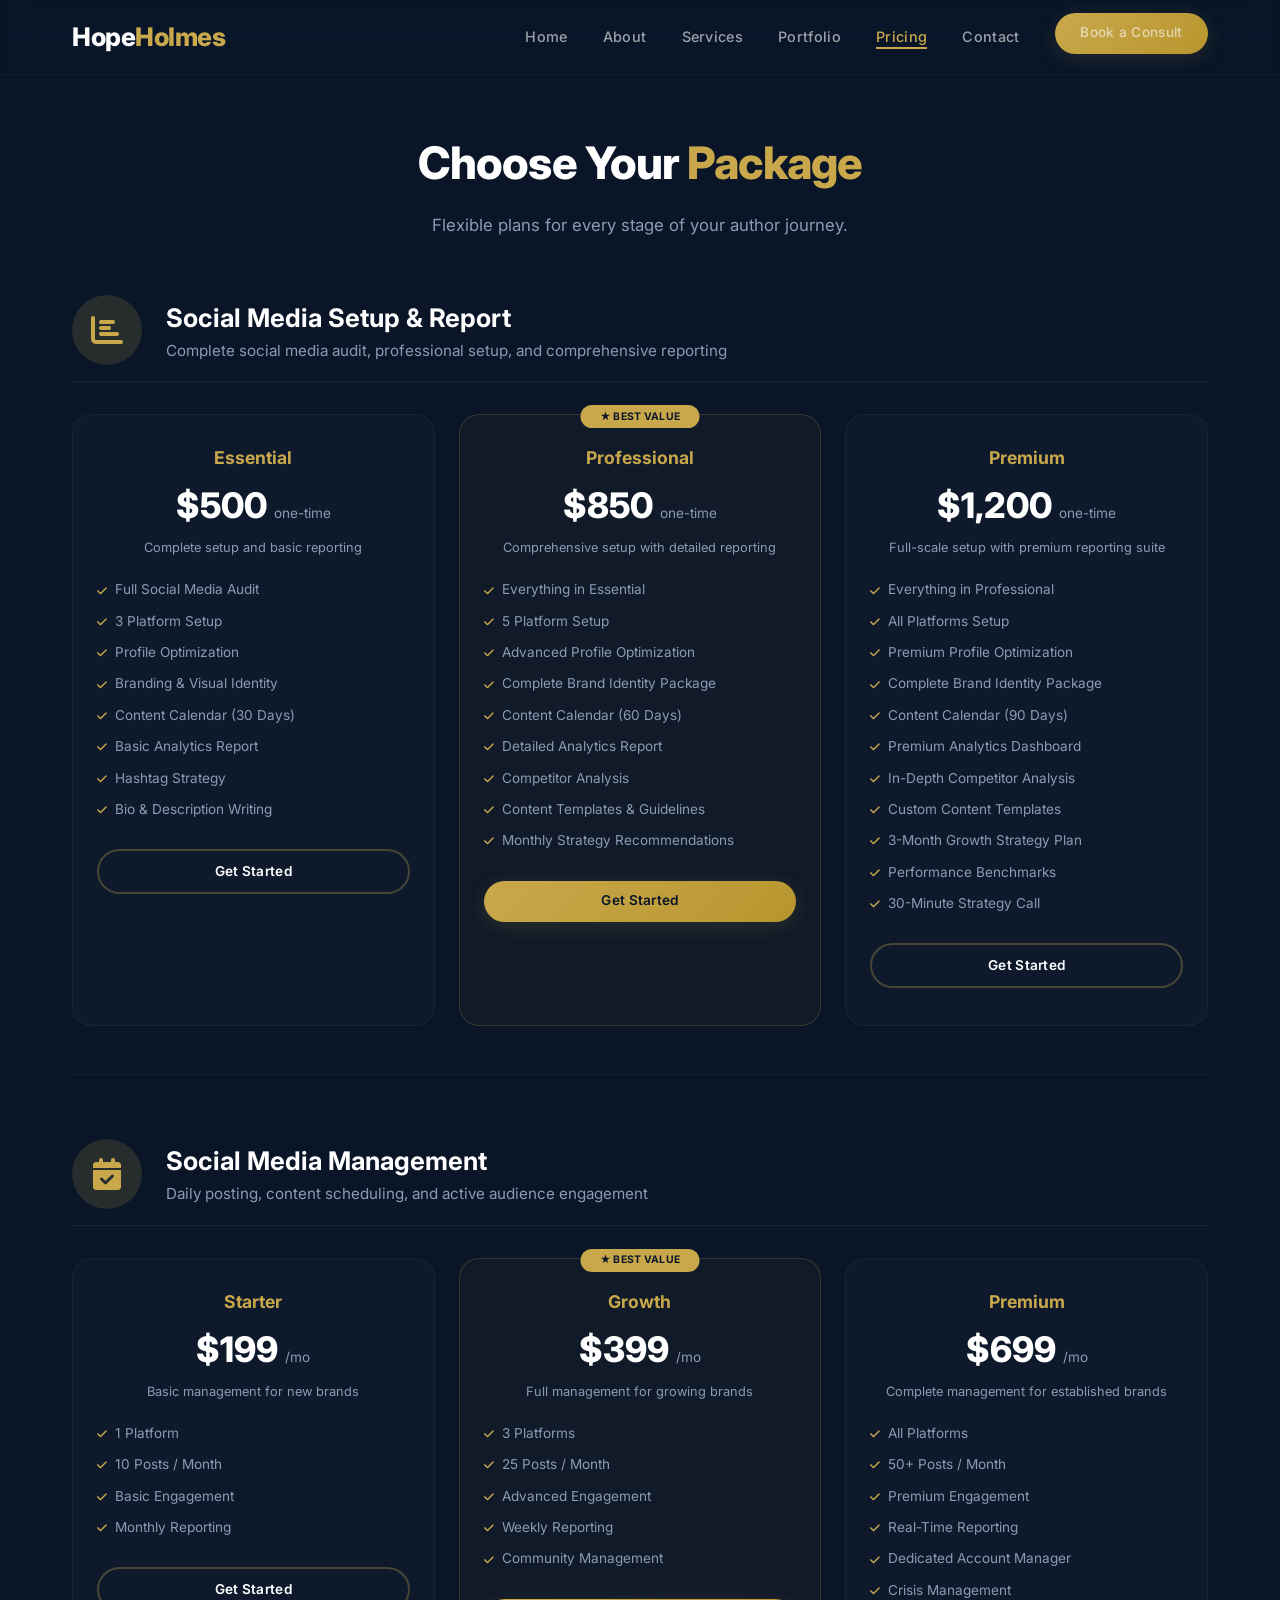
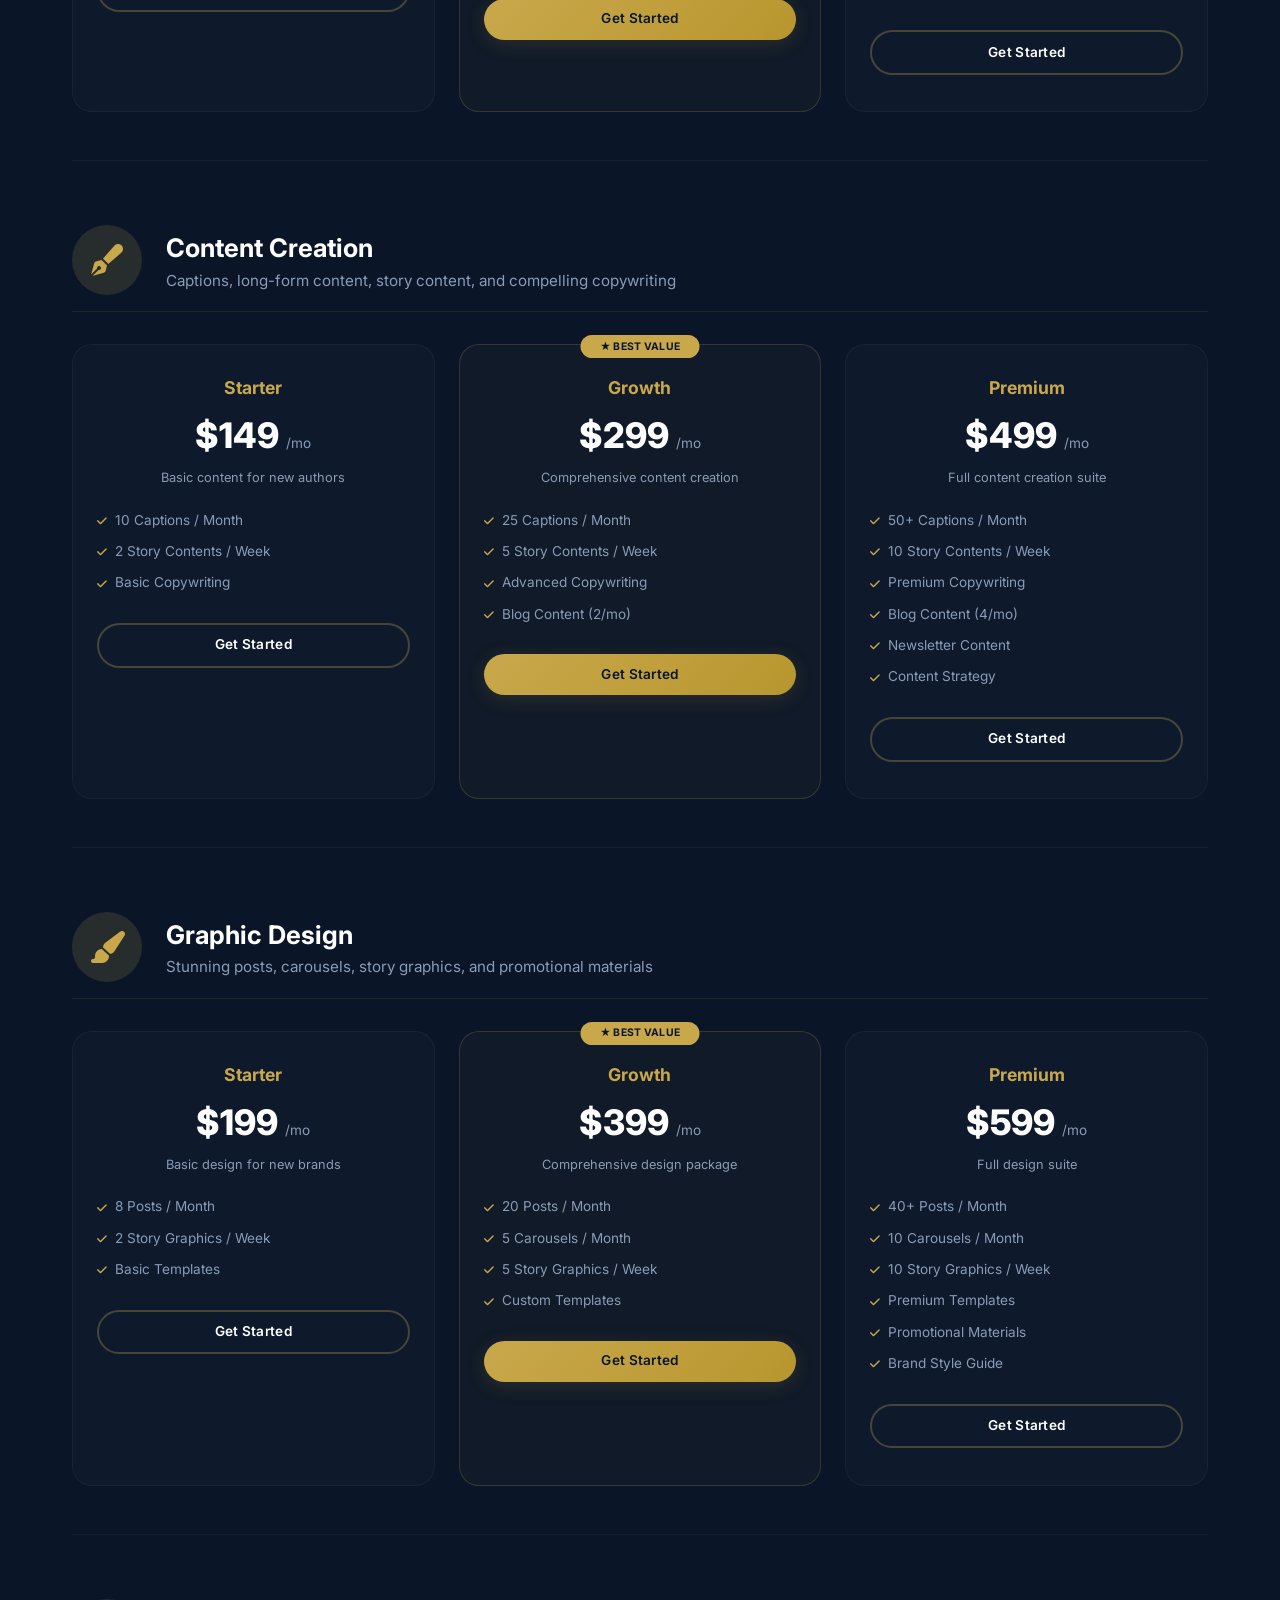
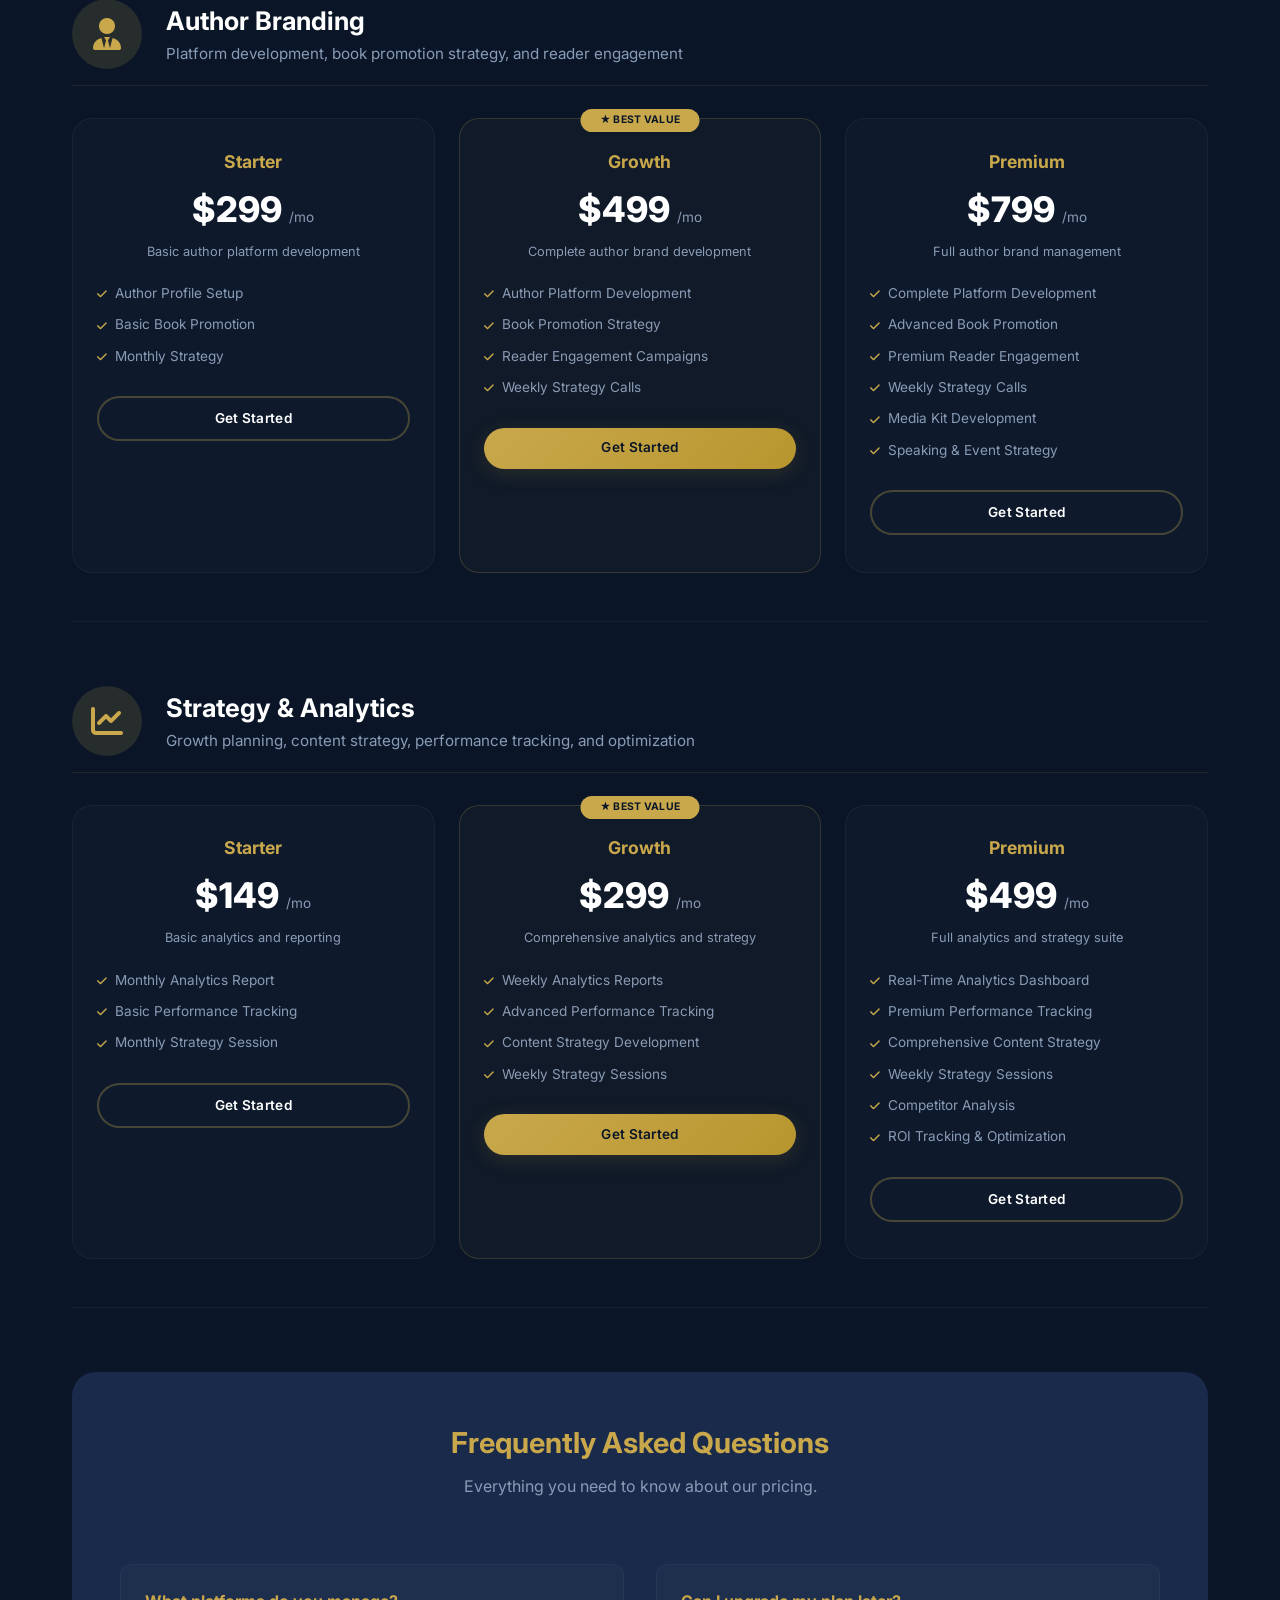
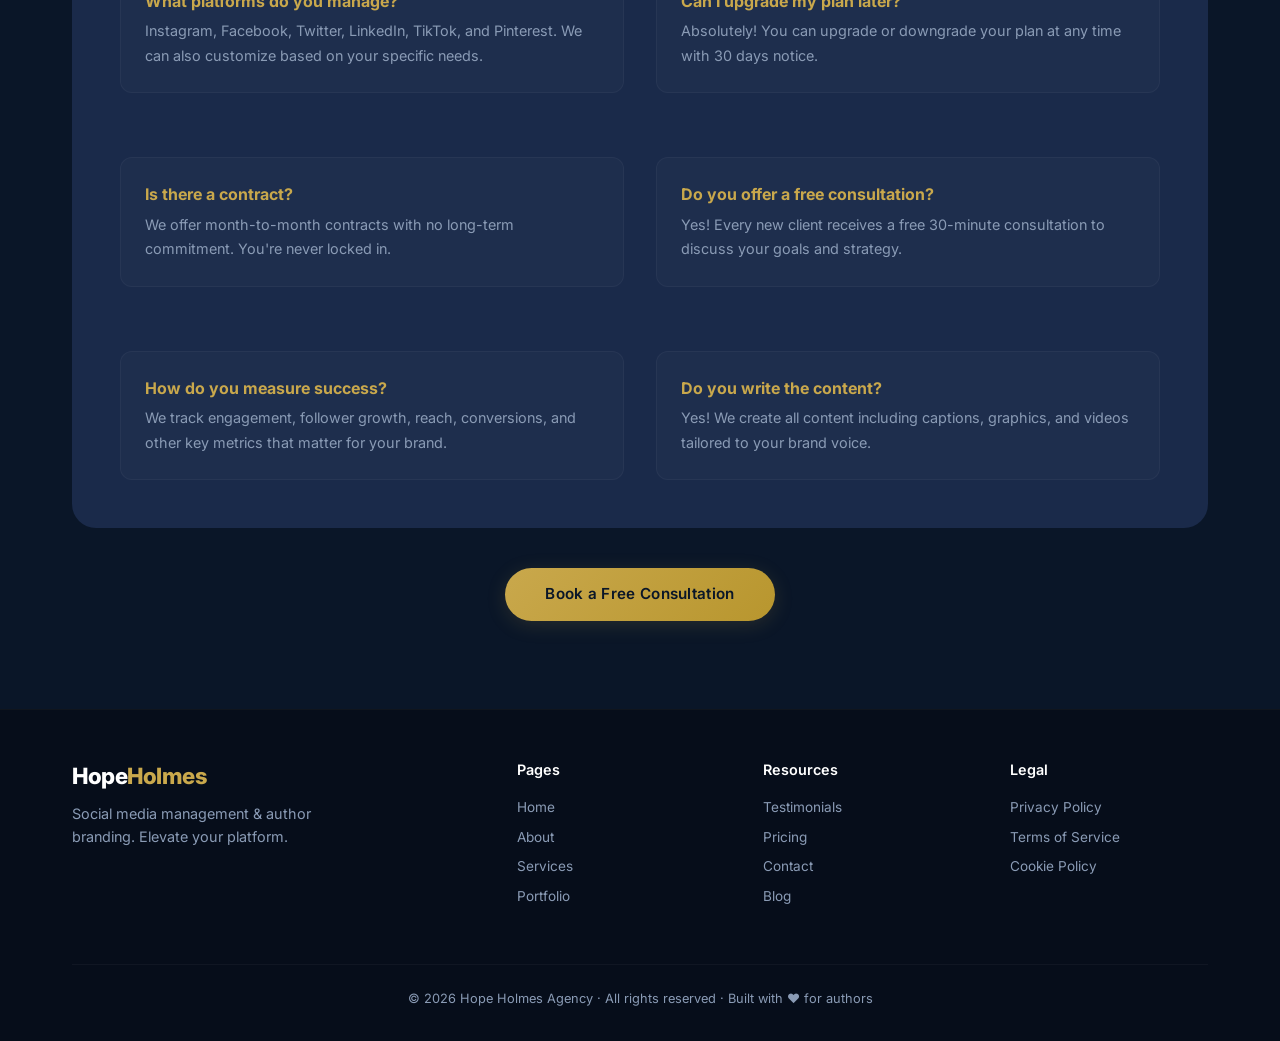
<file: pricing.html>
<!DOCTYPE html>
<html lang="en">
<head>
    <meta charset="UTF-8" />
    <meta name="viewport" content="width=device-width, initial-scale=1.0" />
    <link rel="icon" type="image/png" href="img/Hope Holmes.png" />
    <title>Hope Holmes · Pricing</title>
    <meta name="description" content="Choose the perfect social media management package for your author brand - Starter, Growth, or Premium plans." />
    <link rel="stylesheet" href="https://cdnjs.cloudflare.com/ajax/libs/font-awesome/6.0.0-beta3/css/all.min.css" />
    <link href="https://fonts.googleapis.com/css2?family=Inter:wght@300;400;500;600;700;800;900&display=swap" rel="stylesheet" />
    <link rel="stylesheet" href="main.css" />
    <style>
        /* ============================================
           PRICING PAGE ENHANCED STYLES
           ============================================ */
        
        .pricing-subtitle {
            text-align: center;
            color: var(--gray);
            max-width: 600px;
            margin: -1rem auto 3rem;
            font-size: 1.05rem;
        }
        
        /* Service Pricing Section */
        .service-pricing-block {
            margin-bottom: 4rem;
            padding-bottom: 3rem;
            border-bottom: 1px solid rgba(255, 255, 255, 0.04);
        }
        
        .service-pricing-block:last-child {
            border-bottom: none;
            margin-bottom: 0;
        }
        
        .service-pricing-header {
            display: flex;
            align-items: center;
            gap: 1.5rem;
            margin-bottom: 2rem;
            padding-bottom: 1rem;
            border-bottom: 1px solid rgba(201, 168, 76, 0.1);
        }
        
        .service-pricing-header .service-icon-large {
            width: 70px;
            height: 70px;
            border-radius: 50%;
            background: var(--gold-glow);
            display: flex;
            align-items: center;
            justify-content: center;
            font-size: 2rem;
            color: var(--gold);
            flex-shrink: 0;
        }
        
        .service-pricing-header .service-title-group h3 {
            color: var(--white);
            font-size: 1.6rem;
            font-weight: 700;
        }
        
        .service-pricing-header .service-title-group p {
            color: var(--gray);
            font-size: 0.95rem;
        }
        
        .service-pricing-grid {
            display: grid;
            grid-template-columns: repeat(3, 1fr);
            gap: 1.5rem;
        }
        
        .service-pricing-card {
            background: rgba(255, 255, 255, 0.02);
            padding: 1.8rem 1.5rem;
            border-radius: var(--radius-md);
            border: 1px solid rgba(255, 255, 255, 0.04);
            text-align: center;
            transition: var(--transition);
        }
        
        .service-pricing-card:hover {
            transform: translateY(-6px);
            border-color: rgba(201, 168, 76, 0.1);
            background: rgba(201, 168, 76, 0.03);
            box-shadow: var(--shadow-sm);
        }
        
        .service-pricing-card.featured {
            border-color: rgba(201, 168, 76, 0.2);
            background: rgba(201, 168, 76, 0.03);
            position: relative;
        }
        
        .service-pricing-card.featured::before {
            content: '★ Best Value';
            position: absolute;
            top: -10px;
            left: 50%;
            transform: translateX(-50%);
            background: var(--gold);
            color: var(--navy);
            padding: 0.2rem 1.2rem;
            border-radius: 30px;
            font-size: 0.65rem;
            font-weight: 700;
            letter-spacing: 0.3px;
            text-transform: uppercase;
        }
        
        .service-pricing-card .tier-name {
            font-size: 1.1rem;
            font-weight: 700;
            color: var(--gold);
            margin-bottom: 0.2rem;
        }
        
        .service-pricing-card .tier-price {
            font-size: 2.2rem;
            font-weight: 800;
            color: var(--white);
            margin: 0.3rem 0;
        }
        
        .service-pricing-card .tier-price span {
            font-size: 0.85rem;
            color: var(--gray);
            font-weight: 400;
        }
        
        .service-pricing-card .tier-desc {
            color: var(--gray);
            font-size: 0.8rem;
            margin-bottom: 1rem;
        }
        
        .service-pricing-card ul {
            list-style: none;
            text-align: left;
            margin: 1rem 0 1.5rem;
        }
        
        .service-pricing-card ul li {
            padding: 0.3rem 0;
            color: var(--gray);
            font-size: 0.85rem;
            display: flex;
            align-items: center;
            gap: 0.5rem;
        }
        
        .service-pricing-card ul li i {
            color: var(--gold);
            font-size: 0.7rem;
        }
        
        .service-pricing-card .btn {
            width: 100%;
            padding: 0.6rem 1.5rem;
            font-size: 0.85rem;
        }
        
        /* FAQ Section */
        .faq-grid {
            display: grid;
            grid-template-columns: 1fr 1fr;
            gap: 2rem;
            margin-top: 2rem;
        }
        
        .faq-item {
            background: rgba(255, 255, 255, 0.02);
            padding: 1.5rem;
            border-radius: var(--radius-sm);
            border: 1px solid rgba(255, 255, 255, 0.04);
        }
        
        .faq-item h4 {
            color: var(--gold);
            margin-bottom: 0.3rem;
        }
        
        .faq-item p {
            color: var(--gray);
            font-size: 0.9rem;
            line-height: 1.7;
        }
        
        /* Responsive */
        @media (max-width: 1024px) {
            .service-pricing-grid {
                grid-template-columns: 1fr 1fr;
            }
            .faq-grid {
                grid-template-columns: 1fr;
            }
        }
        
        @media (max-width: 768px) {
            .service-pricing-grid {
                grid-template-columns: 1fr;
            }
            .service-pricing-header {
                flex-direction: column;
                text-align: center;
                gap: 1rem;
            }
            .service-pricing-card.featured {
                order: -1;
            }
        }
    </style>
</head>
<body>

    <!-- ===== HEADER ===== -->
    <header id="header">
        <div class="container nav">
            <div class="logo">
                <span class="white">Hope</span><span class="gold">Holmes</span>
            </div>
            <ul class="nav-links" id="navLinks">
                <li><a href="index.html">Home</a></li>
                <li><a href="about.html">About</a></li>
                <li><a href="services.html">Services</a></li>
                <li><a href="portfolio.html">Portfolio</a></li>
                <li><a href="pricing.html" class="active">Pricing</a></li>
                <li><a href="contact.html">Contact</a></li>
                <li><a href="contact.html" class="btn btn-primary btn-sm">Book a Consult</a></li>
            </ul>
            <button class="mobile-toggle" aria-label="Menu">
                <i class="fas fa-bars"></i>
            </button>
        </div>
    </header>

    <!-- ===== PRICING PAGE ===== -->
    <section class="pricing-page" style="padding: 8rem 0 5rem; min-height: 80vh;">
        <div class="container">
            <div class="section-title">
                <h2>Choose Your <span class="gold">Package</span></h2>
                <p>Flexible plans for every stage of your author journey.</p>
            </div>

            <!-- ===== SERVICE 1: SOCIAL SETUP & REPORT ===== -->
            <div class="service-pricing-block">
                <div class="service-pricing-header">
                    <div class="service-icon-large"><i class="fas fa-chart-bar"></i></div>
                    <div class="service-title-group">
                        <h3>Social Media Setup &amp; Report</h3>
                        <p>Complete social media audit, professional setup, and comprehensive reporting</p>
                    </div>
                </div>
                <div class="service-pricing-grid">
                    <div class="service-pricing-card">
                        <div class="tier-name">Essential</div>
                        <div class="tier-price">$500 <span>one-time</span></div>
                        <div class="tier-desc">Complete setup and basic reporting</div>
                        <ul>
                            <li><i class="fas fa-check"></i> Full Social Media Audit</li>
                            <li><i class="fas fa-check"></i> 3 Platform Setup</li>
                            <li><i class="fas fa-check"></i> Profile Optimization</li>
                            <li><i class="fas fa-check"></i> Branding &amp; Visual Identity</li>
                            <li><i class="fas fa-check"></i> Content Calendar (30 Days)</li>
                            <li><i class="fas fa-check"></i> Basic Analytics Report</li>
                            <li><i class="fas fa-check"></i> Hashtag Strategy</li>
                            <li><i class="fas fa-check"></i> Bio &amp; Description Writing</li>
                        </ul>
                        <a href="contact.html" class="btn btn-outline btn-sm">Get Started</a>
                    </div>
                    <div class="service-pricing-card featured">
                        <div class="tier-name">Professional</div>
                        <div class="tier-price">$850 <span>one-time</span></div>
                        <div class="tier-desc">Comprehensive setup with detailed reporting</div>
                        <ul>
                            <li><i class="fas fa-check"></i> Everything in Essential</li>
                            <li><i class="fas fa-check"></i> 5 Platform Setup</li>
                            <li><i class="fas fa-check"></i> Advanced Profile Optimization</li>
                            <li><i class="fas fa-check"></i> Complete Brand Identity Package</li>
                            <li><i class="fas fa-check"></i> Content Calendar (60 Days)</li>
                            <li><i class="fas fa-check"></i> Detailed Analytics Report</li>
                            <li><i class="fas fa-check"></i> Competitor Analysis</li>
                            <li><i class="fas fa-check"></i> Content Templates &amp; Guidelines</li>
                            <li><i class="fas fa-check"></i> Monthly Strategy Recommendations</li>
                        </ul>
                        <a href="contact.html" class="btn btn-primary btn-sm">Get Started</a>
                    </div>
                    <div class="service-pricing-card">
                        <div class="tier-name">Premium</div>
                        <div class="tier-price">$1,200 <span>one-time</span></div>
                        <div class="tier-desc">Full-scale setup with premium reporting suite</div>
                        <ul>
                            <li><i class="fas fa-check"></i> Everything in Professional</li>
                            <li><i class="fas fa-check"></i> All Platforms Setup</li>
                            <li><i class="fas fa-check"></i> Premium Profile Optimization</li>
                            <li><i class="fas fa-check"></i> Complete Brand Identity Package</li>
                            <li><i class="fas fa-check"></i> Content Calendar (90 Days)</li>
                            <li><i class="fas fa-check"></i> Premium Analytics Dashboard</li>
                            <li><i class="fas fa-check"></i> In-Depth Competitor Analysis</li>
                            <li><i class="fas fa-check"></i> Custom Content Templates</li>
                            <li><i class="fas fa-check"></i> 3-Month Growth Strategy Plan</li>
                            <li><i class="fas fa-check"></i> Performance Benchmarks</li>
                            <li><i class="fas fa-check"></i> 30-Minute Strategy Call</li>
                        </ul>
                        <a href="contact.html" class="btn btn-outline btn-sm">Get Started</a>
                    </div>
                </div>
            </div>

            <!-- ===== SERVICE 2: SOCIAL MANAGEMENT ===== -->
            <div class="service-pricing-block">
                <div class="service-pricing-header">
                    <div class="service-icon-large"><i class="fas fa-calendar-check"></i></div>
                    <div class="service-title-group">
                        <h3>Social Media Management</h3>
                        <p>Daily posting, content scheduling, and active audience engagement</p>
                    </div>
                </div>
                <div class="service-pricing-grid">
                    <div class="service-pricing-card">
                        <div class="tier-name">Starter</div>
                        <div class="tier-price">$199 <span>/mo</span></div>
                        <div class="tier-desc">Basic management for new brands</div>
                        <ul>
                            <li><i class="fas fa-check"></i> 1 Platform</li>
                            <li><i class="fas fa-check"></i> 10 Posts / Month</li>
                            <li><i class="fas fa-check"></i> Basic Engagement</li>
                            <li><i class="fas fa-check"></i> Monthly Reporting</li>
                        </ul>
                        <a href="contact.html" class="btn btn-outline btn-sm">Get Started</a>
                    </div>
                    <div class="service-pricing-card featured">
                        <div class="tier-name">Growth</div>
                        <div class="tier-price">$399 <span>/mo</span></div>
                        <div class="tier-desc">Full management for growing brands</div>
                        <ul>
                            <li><i class="fas fa-check"></i> 3 Platforms</li>
                            <li><i class="fas fa-check"></i> 25 Posts / Month</li>
                            <li><i class="fas fa-check"></i> Advanced Engagement</li>
                            <li><i class="fas fa-check"></i> Weekly Reporting</li>
                            <li><i class="fas fa-check"></i> Community Management</li>
                        </ul>
                        <a href="contact.html" class="btn btn-primary btn-sm">Get Started</a>
                    </div>
                    <div class="service-pricing-card">
                        <div class="tier-name">Premium</div>
                        <div class="tier-price">$699 <span>/mo</span></div>
                        <div class="tier-desc">Complete management for established brands</div>
                        <ul>
                            <li><i class="fas fa-check"></i> All Platforms</li>
                            <li><i class="fas fa-check"></i> 50+ Posts / Month</li>
                            <li><i class="fas fa-check"></i> Premium Engagement</li>
                            <li><i class="fas fa-check"></i> Real-Time Reporting</li>
                            <li><i class="fas fa-check"></i> Dedicated Account Manager</li>
                            <li><i class="fas fa-check"></i> Crisis Management</li>
                        </ul>
                        <a href="contact.html" class="btn btn-outline btn-sm">Get Started</a>
                    </div>
                </div>
            </div>

            <!-- ===== SERVICE 3: CONTENT CREATION ===== -->
            <div class="service-pricing-block">
                <div class="service-pricing-header">
                    <div class="service-icon-large"><i class="fas fa-pen-fancy"></i></div>
                    <div class="service-title-group">
                        <h3>Content Creation</h3>
                        <p>Captions, long-form content, story content, and compelling copywriting</p>
                    </div>
                </div>
                <div class="service-pricing-grid">
                    <div class="service-pricing-card">
                        <div class="tier-name">Starter</div>
                        <div class="tier-price">$149 <span>/mo</span></div>
                        <div class="tier-desc">Basic content for new authors</div>
                        <ul>
                            <li><i class="fas fa-check"></i> 10 Captions / Month</li>
                            <li><i class="fas fa-check"></i> 2 Story Contents / Week</li>
                            <li><i class="fas fa-check"></i> Basic Copywriting</li>
                        </ul>
                        <a href="contact.html" class="btn btn-outline btn-sm">Get Started</a>
                    </div>
                    <div class="service-pricing-card featured">
                        <div class="tier-name">Growth</div>
                        <div class="tier-price">$299 <span>/mo</span></div>
                        <div class="tier-desc">Comprehensive content creation</div>
                        <ul>
                            <li><i class="fas fa-check"></i> 25 Captions / Month</li>
                            <li><i class="fas fa-check"></i> 5 Story Contents / Week</li>
                            <li><i class="fas fa-check"></i> Advanced Copywriting</li>
                            <li><i class="fas fa-check"></i> Blog Content (2/mo)</li>
                        </ul>
                        <a href="contact.html" class="btn btn-primary btn-sm">Get Started</a>
                    </div>
                    <div class="service-pricing-card">
                        <div class="tier-name">Premium</div>
                        <div class="tier-price">$499 <span>/mo</span></div>
                        <div class="tier-desc">Full content creation suite</div>
                        <ul>
                            <li><i class="fas fa-check"></i> 50+ Captions / Month</li>
                            <li><i class="fas fa-check"></i> 10 Story Contents / Week</li>
                            <li><i class="fas fa-check"></i> Premium Copywriting</li>
                            <li><i class="fas fa-check"></i> Blog Content (4/mo)</li>
                            <li><i class="fas fa-check"></i> Newsletter Content</li>
                            <li><i class="fas fa-check"></i> Content Strategy</li>
                        </ul>
                        <a href="contact.html" class="btn btn-outline btn-sm">Get Started</a>
                    </div>
                </div>
            </div>

            <!-- ===== SERVICE 4: GRAPHIC DESIGN ===== -->
            <div class="service-pricing-block">
                <div class="service-pricing-header">
                    <div class="service-icon-large"><i class="fas fa-paint-brush"></i></div>
                    <div class="service-title-group">
                        <h3>Graphic Design</h3>
                        <p>Stunning posts, carousels, story graphics, and promotional materials</p>
                    </div>
                </div>
                <div class="service-pricing-grid">
                    <div class="service-pricing-card">
                        <div class="tier-name">Starter</div>
                        <div class="tier-price">$199 <span>/mo</span></div>
                        <div class="tier-desc">Basic design for new brands</div>
                        <ul>
                            <li><i class="fas fa-check"></i> 8 Posts / Month</li>
                            <li><i class="fas fa-check"></i> 2 Story Graphics / Week</li>
                            <li><i class="fas fa-check"></i> Basic Templates</li>
                        </ul>
                        <a href="contact.html" class="btn btn-outline btn-sm">Get Started</a>
                    </div>
                    <div class="service-pricing-card featured">
                        <div class="tier-name">Growth</div>
                        <div class="tier-price">$399 <span>/mo</span></div>
                        <div class="tier-desc">Comprehensive design package</div>
                        <ul>
                            <li><i class="fas fa-check"></i> 20 Posts / Month</li>
                            <li><i class="fas fa-check"></i> 5 Carousels / Month</li>
                            <li><i class="fas fa-check"></i> 5 Story Graphics / Week</li>
                            <li><i class="fas fa-check"></i> Custom Templates</li>
                        </ul>
                        <a href="contact.html" class="btn btn-primary btn-sm">Get Started</a>
                    </div>
                    <div class="service-pricing-card">
                        <div class="tier-name">Premium</div>
                        <div class="tier-price">$599 <span>/mo</span></div>
                        <div class="tier-desc">Full design suite</div>
                        <ul>
                            <li><i class="fas fa-check"></i> 40+ Posts / Month</li>
                            <li><i class="fas fa-check"></i> 10 Carousels / Month</li>
                            <li><i class="fas fa-check"></i> 10 Story Graphics / Week</li>
                            <li><i class="fas fa-check"></i> Premium Templates</li>
                            <li><i class="fas fa-check"></i> Promotional Materials</li>
                            <li><i class="fas fa-check"></i> Brand Style Guide</li>
                        </ul>
                        <a href="contact.html" class="btn btn-outline btn-sm">Get Started</a>
                    </div>
                </div>
            </div>

            <!-- ===== SERVICE 5: AUTHOR BRANDING ===== -->
            <div class="service-pricing-block">
                <div class="service-pricing-header">
                    <div class="service-icon-large"><i class="fas fa-user-tie"></i></div>
                    <div class="service-title-group">
                        <h3>Author Branding</h3>
                        <p>Platform development, book promotion strategy, and reader engagement</p>
                    </div>
                </div>
                <div class="service-pricing-grid">
                    <div class="service-pricing-card">
                        <div class="tier-name">Starter</div>
                        <div class="tier-price">$299 <span>/mo</span></div>
                        <div class="tier-desc">Basic author platform development</div>
                        <ul>
                            <li><i class="fas fa-check"></i> Author Profile Setup</li>
                            <li><i class="fas fa-check"></i> Basic Book Promotion</li>
                            <li><i class="fas fa-check"></i> Monthly Strategy</li>
                        </ul>
                        <a href="contact.html" class="btn btn-outline btn-sm">Get Started</a>
                    </div>
                    <div class="service-pricing-card featured">
                        <div class="tier-name">Growth</div>
                        <div class="tier-price">$499 <span>/mo</span></div>
                        <div class="tier-desc">Complete author brand development</div>
                        <ul>
                            <li><i class="fas fa-check"></i> Author Platform Development</li>
                            <li><i class="fas fa-check"></i> Book Promotion Strategy</li>
                            <li><i class="fas fa-check"></i> Reader Engagement Campaigns</li>
                            <li><i class="fas fa-check"></i> Weekly Strategy Calls</li>
                        </ul>
                        <a href="contact.html" class="btn btn-primary btn-sm">Get Started</a>
                    </div>
                    <div class="service-pricing-card">
                        <div class="tier-name">Premium</div>
                        <div class="tier-price">$799 <span>/mo</span></div>
                        <div class="tier-desc">Full author brand management</div>
                        <ul>
                            <li><i class="fas fa-check"></i> Complete Platform Development</li>
                            <li><i class="fas fa-check"></i> Advanced Book Promotion</li>
                            <li><i class="fas fa-check"></i> Premium Reader Engagement</li>
                            <li><i class="fas fa-check"></i> Weekly Strategy Calls</li>
                            <li><i class="fas fa-check"></i> Media Kit Development</li>
                            <li><i class="fas fa-check"></i> Speaking &amp; Event Strategy</li>
                        </ul>
                        <a href="contact.html" class="btn btn-outline btn-sm">Get Started</a>
                    </div>
                </div>
            </div>

            <!-- ===== SERVICE 6: STRATEGY & ANALYTICS ===== -->
            <div class="service-pricing-block">
                <div class="service-pricing-header">
                    <div class="service-icon-large"><i class="fas fa-chart-line"></i></div>
                    <div class="service-title-group">
                        <h3>Strategy &amp; Analytics</h3>
                        <p>Growth planning, content strategy, performance tracking, and optimization</p>
                    </div>
                </div>
                <div class="service-pricing-grid">
                    <div class="service-pricing-card">
                        <div class="tier-name">Starter</div>
                        <div class="tier-price">$149 <span>/mo</span></div>
                        <div class="tier-desc">Basic analytics and reporting</div>
                        <ul>
                            <li><i class="fas fa-check"></i> Monthly Analytics Report</li>
                            <li><i class="fas fa-check"></i> Basic Performance Tracking</li>
                            <li><i class="fas fa-check"></i> Monthly Strategy Session</li>
                        </ul>
                        <a href="contact.html" class="btn btn-outline btn-sm">Get Started</a>
                    </div>
                    <div class="service-pricing-card featured">
                        <div class="tier-name">Growth</div>
                        <div class="tier-price">$299 <span>/mo</span></div>
                        <div class="tier-desc">Comprehensive analytics and strategy</div>
                        <ul>
                            <li><i class="fas fa-check"></i> Weekly Analytics Reports</li>
                            <li><i class="fas fa-check"></i> Advanced Performance Tracking</li>
                            <li><i class="fas fa-check"></i> Content Strategy Development</li>
                            <li><i class="fas fa-check"></i> Weekly Strategy Sessions</li>
                        </ul>
                        <a href="contact.html" class="btn btn-primary btn-sm">Get Started</a>
                    </div>
                    <div class="service-pricing-card">
                        <div class="tier-name">Premium</div>
                        <div class="tier-price">$499 <span>/mo</span></div>
                        <div class="tier-desc">Full analytics and strategy suite</div>
                        <ul>
                            <li><i class="fas fa-check"></i> Real-Time Analytics Dashboard</li>
                            <li><i class="fas fa-check"></i> Premium Performance Tracking</li>
                            <li><i class="fas fa-check"></i> Comprehensive Content Strategy</li>
                            <li><i class="fas fa-check"></i> Weekly Strategy Sessions</li>
                            <li><i class="fas fa-check"></i> Competitor Analysis</li>
                            <li><i class="fas fa-check"></i> ROI Tracking &amp; Optimization</li>
                        </ul>
                        <a href="contact.html" class="btn btn-outline btn-sm">Get Started</a>
                    </div>
                </div>
            </div>

            <!-- ===== FAQ SECTION ===== -->
            <div style="margin-top: 4rem; background: var(--navy-light); padding: 3rem; border-radius: 24px;">
                <h3 style="text-align: center; color: var(--gold); font-size: 1.8rem; margin-bottom: 0.5rem;">Frequently Asked Questions</h3>
                <p style="text-align: center; color: var(--gray); max-width: 500px; margin: 0 auto 2rem;">Everything you need to know about our pricing.</p>
                
                <div class="faq-grid">
                    <div class="faq-item">
                        <h4>What platforms do you manage?</h4>
                        <p>Instagram, Facebook, Twitter, LinkedIn, TikTok, and Pinterest. We can also customize based on your specific needs.</p>
                    </div>
                    <div class="faq-item">
                        <h4>Can I upgrade my plan later?</h4>
                        <p>Absolutely! You can upgrade or downgrade your plan at any time with 30 days notice.</p>
                    </div>
                    <div class="faq-item">
                        <h4>Is there a contract?</h4>
                        <p>We offer month-to-month contracts with no long-term commitment. You're never locked in.</p>
                    </div>
                    <div class="faq-item">
                        <h4>Do you offer a free consultation?</h4>
                        <p>Yes! Every new client receives a free 30-minute consultation to discuss your goals and strategy.</p>
                    </div>
                    <div class="faq-item">
                        <h4>How do you measure success?</h4>
                        <p>We track engagement, follower growth, reach, conversions, and other key metrics that matter for your brand.</p>
                    </div>
                    <div class="faq-item">
                        <h4>Do you write the content?</h4>
                        <p>Yes! We create all content including captions, graphics, and videos tailored to your brand voice.</p>
                    </div>
                </div>
            </div>

            <!-- ===== CTA ===== -->
            <div style="text-align: center; margin-top: 2.5rem;">
                <a href="contact.html" class="btn btn-primary">Book a Free Consultation</a>
            </div>
        </div>
    </section>

    <!-- ===== FOOTER ===== -->
    <footer>
        <div class="container">
            <div class="footer-grid">
                <div class="footer-brand">
                    <div class="logo">
                        <span class="white">Hope</span><span class="gold">Holmes</span>
                    </div>
                    <p>Social media management &amp; author branding. Elevate your platform.</p>
                </div>
                <div class="footer-links">
                    <h4>Pages</h4>
                    <a href="index.html">Home</a>
                    <a href="about.html">About</a>
                    <a href="services.html">Services</a>
                    <a href="portfolio.html">Portfolio</a>
                </div>
                <div class="footer-links">
                    <h4>Resources</h4>
                    <a href="testimonials.html">Testimonials</a>
                    <a href="pricing.html">Pricing</a>
                    <a href="contact.html">Contact</a>
                    <a href="#">Blog</a>
                </div>
                <div class="footer-links">
                    <h4>Legal</h4>
                    <a href="privacy.html">Privacy Policy</a>
                    <a href="terms.html">Terms of Service</a>
                    <a href="#">Cookie Policy</a>
                </div>
            </div>
            <div class="footer-bottom">
                <p>© 2026 Hope Holmes Agency · All rights reserved · Built with ♥ for authors</p>
            </div>
        </div>
    </footer>

    <script src="script.js"></script>
</body>
</html>
</file>
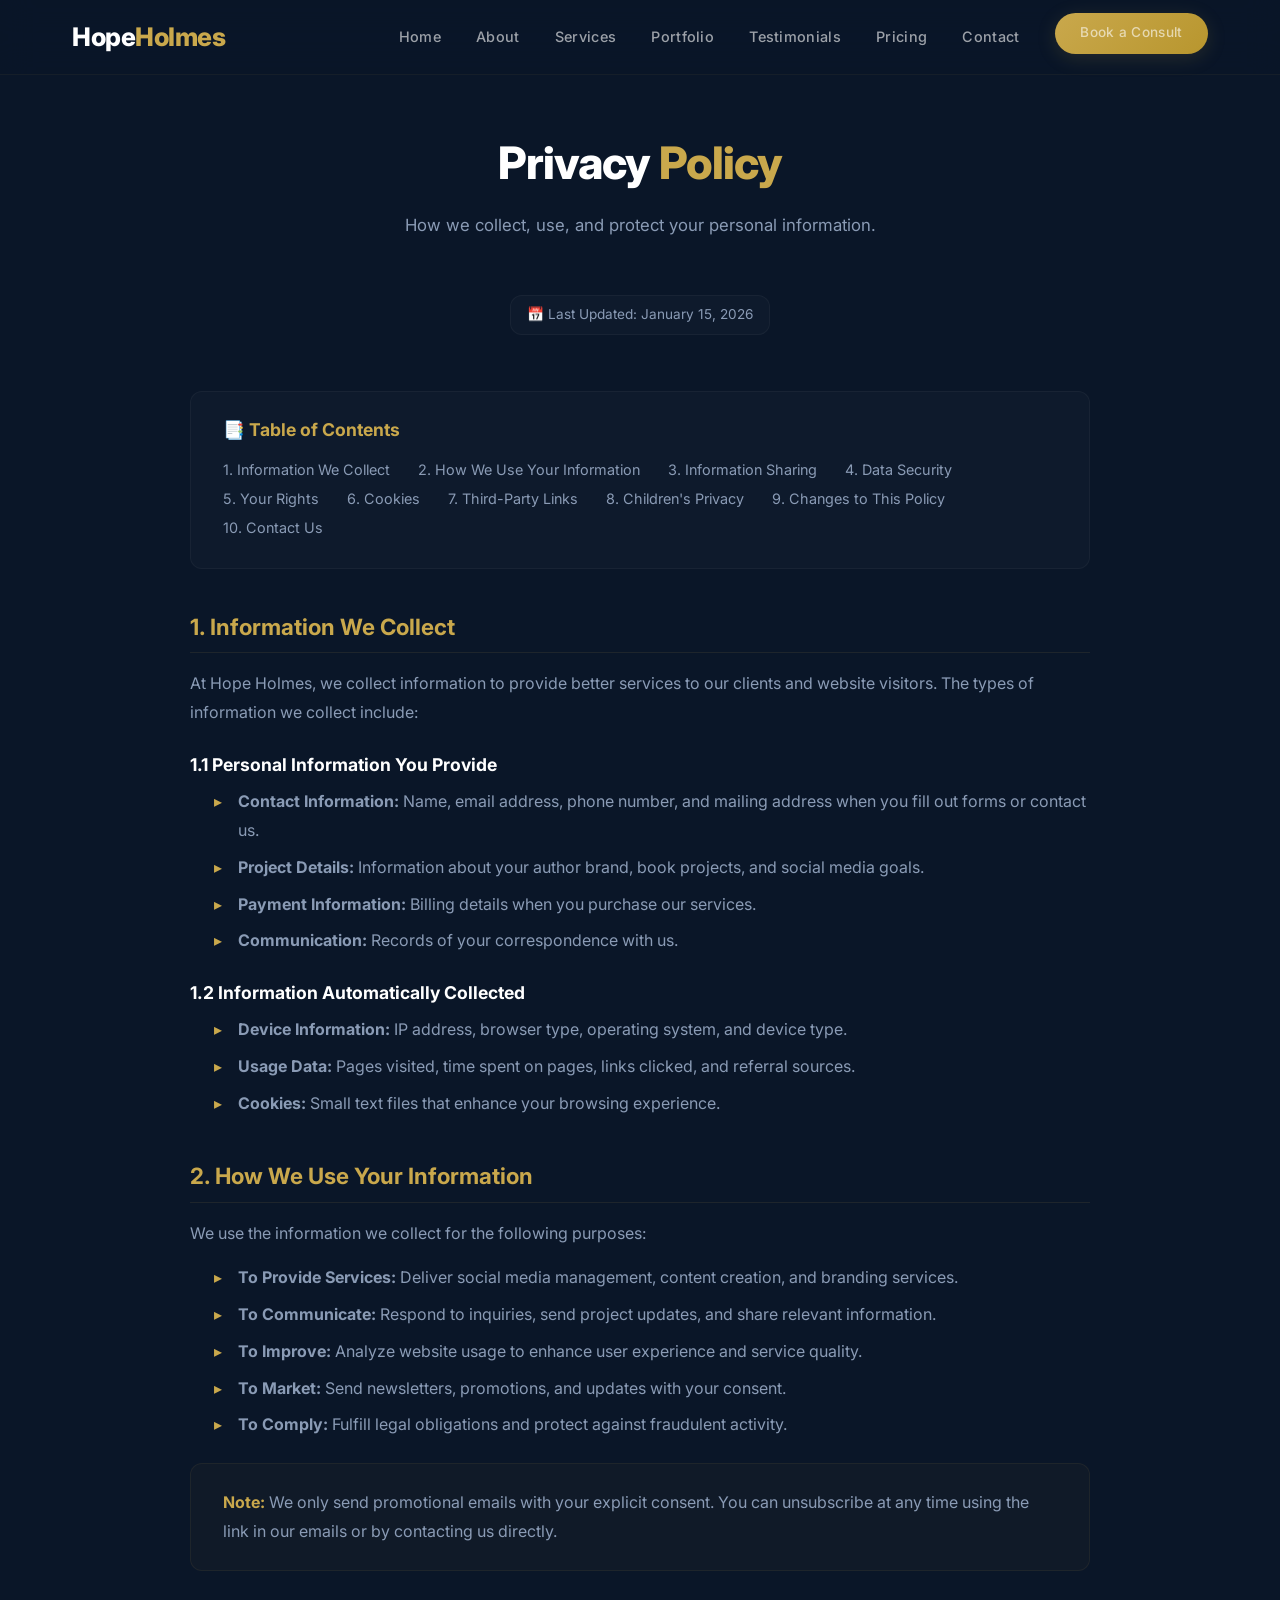
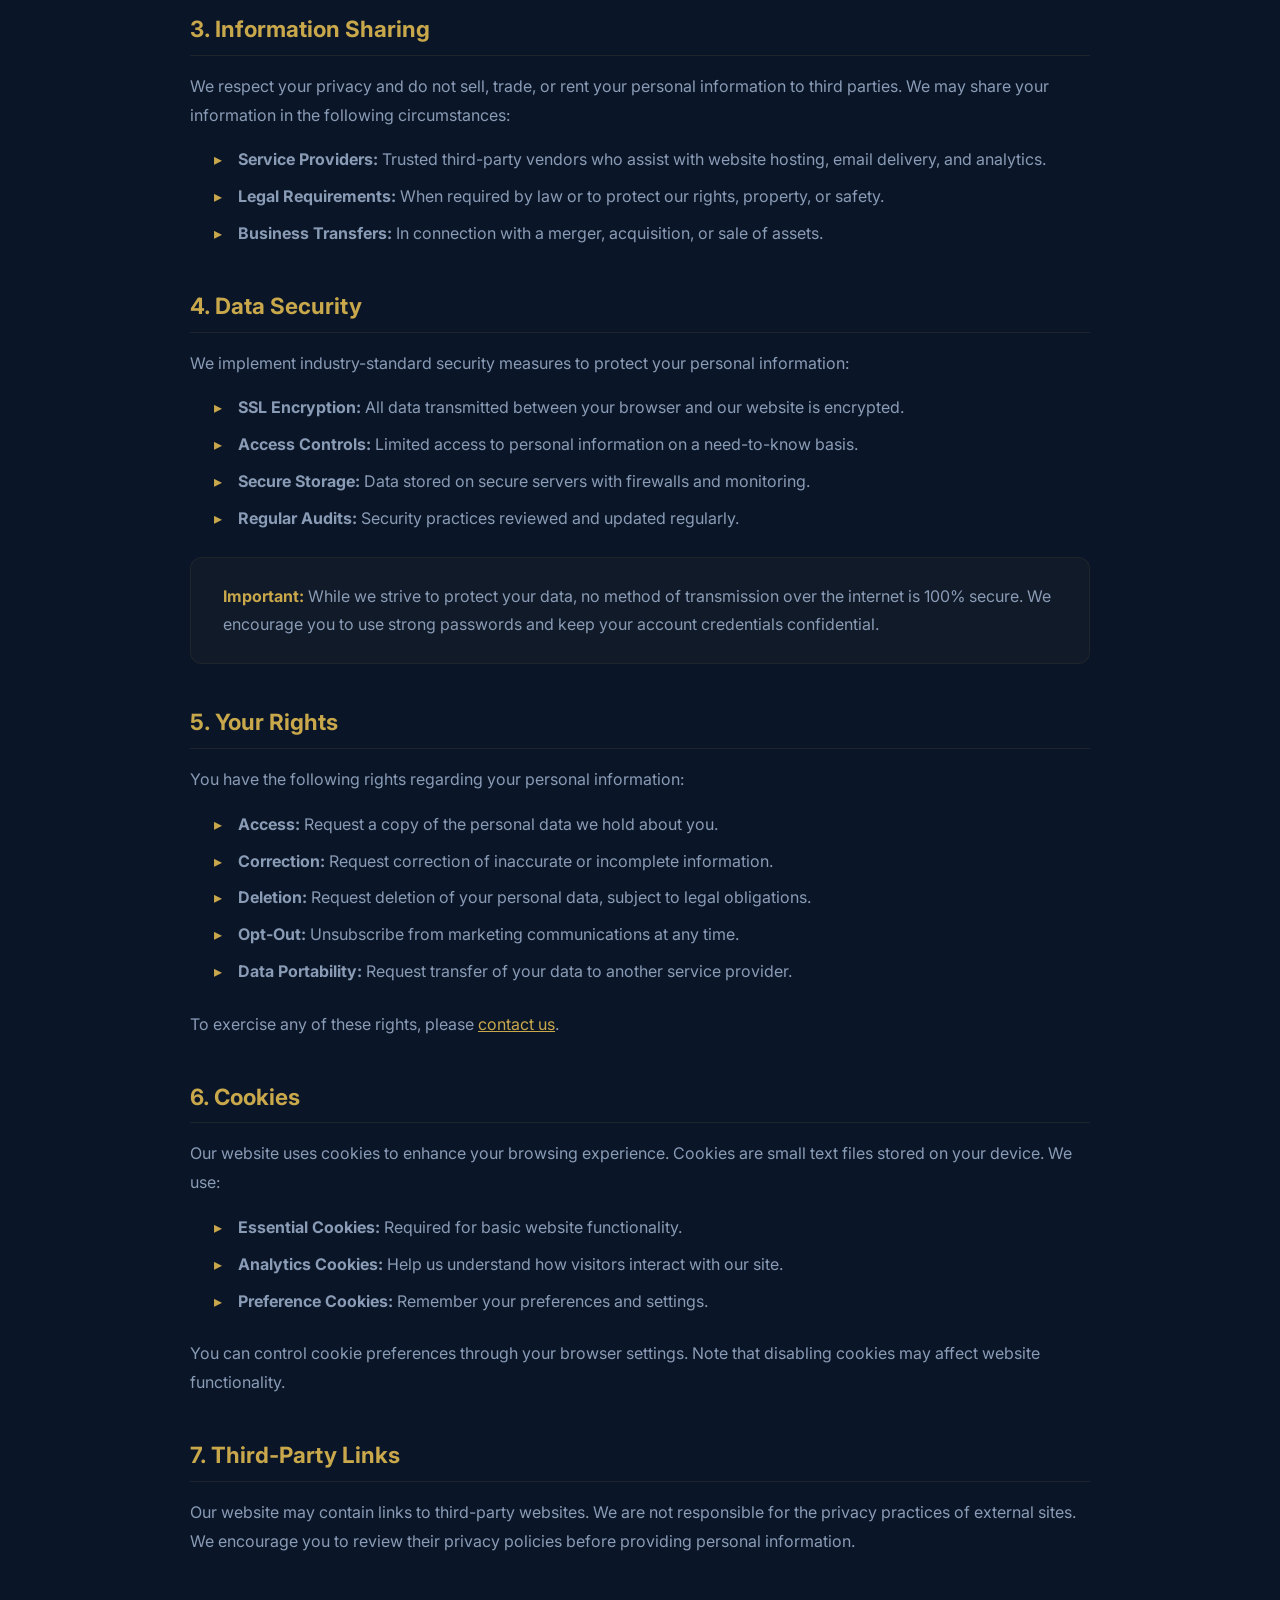
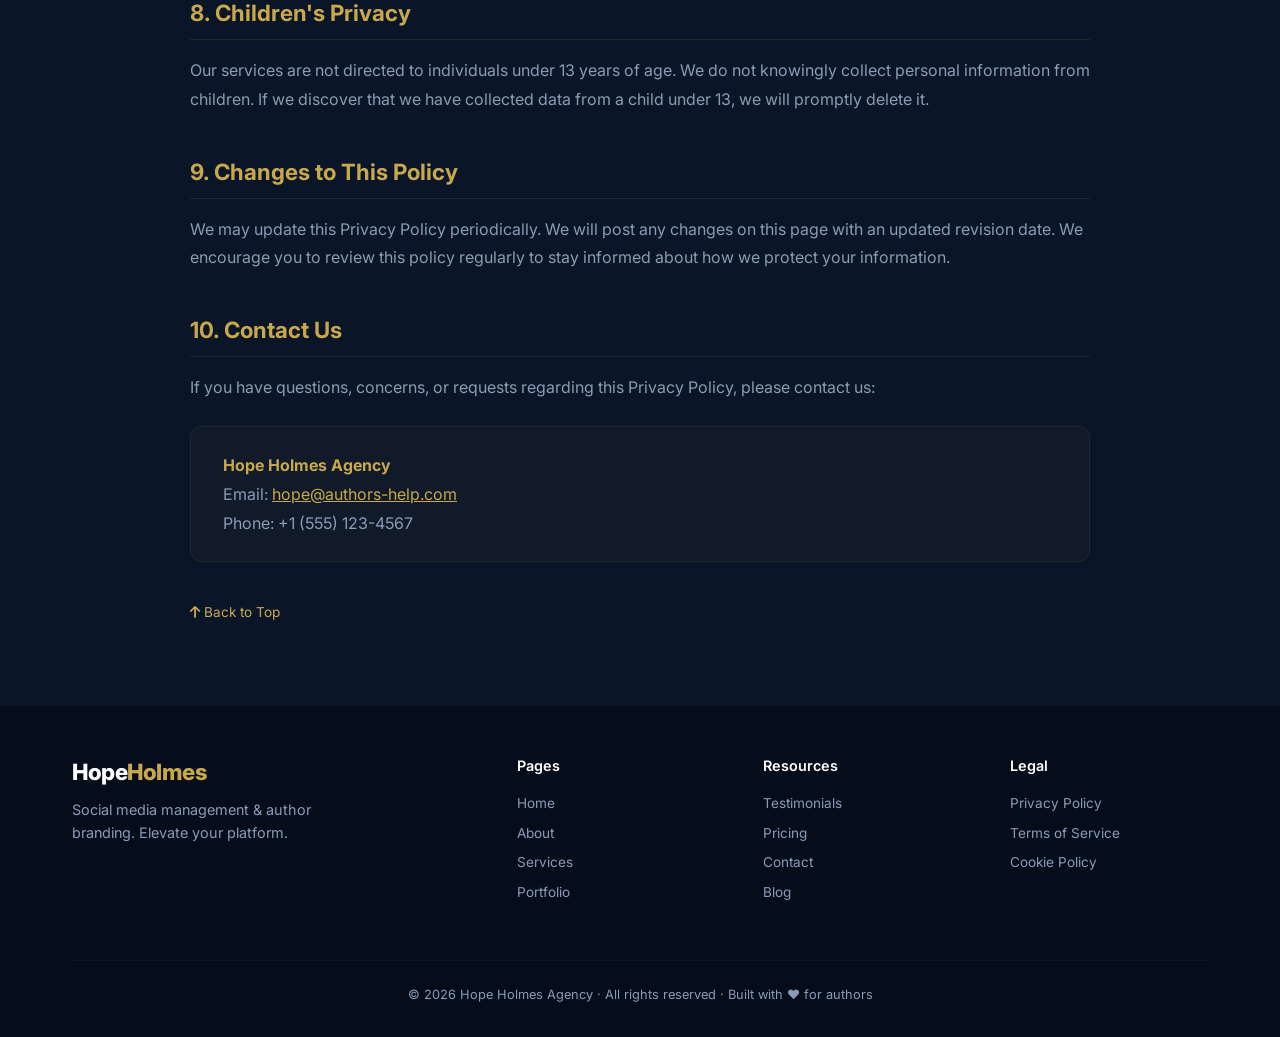
<file: privacy.html>
<!DOCTYPE html>
<html lang="en">
<head>
    <meta charset="UTF-8" />
    <meta name="viewport" content="width=device-width, initial-scale=1.0" />
    <link rel="icon" type="image/png" href="img/Favicon.jpg" />
    <title>Hope Holmes · Privacy Policy</title>
    <meta name="description" content="Privacy Policy for Hope Holmes - Social Media Management for Authors. Learn how we collect, use, and protect your personal information." />
    <link rel="stylesheet" href="https://cdnjs.cloudflare.com/ajax/libs/font-awesome/6.0.0-beta3/css/all.min.css" />
    <link href="https://fonts.googleapis.com/css2?family=Inter:wght@300;400;500;600;700;800;900&display=swap" rel="stylesheet" />
    <link rel="stylesheet" href="main.css" />
    <style>
        /* ============================================
           LEGAL PAGES STYLES
           ============================================ */
        .legal-page {
            padding: 8rem 0 5rem;
            min-height: 80vh;
        }
        
        .legal-page .legal-content {
            max-width: 900px;
            margin: 0 auto;
        }
        
        .legal-page .legal-content .last-updated {
            color: var(--gray);
            font-size: 0.85rem;
            text-align: center;
            margin-bottom: 2rem;
            padding: 0.5rem 1rem;
            background: rgba(255, 255, 255, 0.02);
            border-radius: var(--radius-sm);
            border: 1px solid rgba(255, 255, 255, 0.04);
            display: inline-block;
            width: auto;
            margin-left: auto;
            margin-right: auto;
        }
        
        .legal-page .legal-content h3 {
            color: var(--gold);
            font-size: 1.4rem;
            margin-top: 2.5rem;
            margin-bottom: 1rem;
            padding-bottom: 0.5rem;
            border-bottom: 1px solid rgba(201, 168, 76, 0.1);
        }
        
        .legal-page .legal-content h3:first-of-type {
            margin-top: 0;
        }
        
        .legal-page .legal-content h4 {
            color: var(--white);
            font-size: 1.1rem;
            margin-top: 1.5rem;
            margin-bottom: 0.5rem;
        }
        
        .legal-page .legal-content p {
            color: var(--gray);
            line-height: 1.8;
            margin-bottom: 1rem;
        }
        
        .legal-page .legal-content ul {
            color: var(--gray);
            line-height: 1.8;
            margin: 0.5rem 0 1.5rem 1.5rem;
            list-style: none;
        }
        
        .legal-page .legal-content ul li {
            position: relative;
            padding-left: 1.5rem;
            margin-bottom: 0.5rem;
        }
        
        .legal-page .legal-content ul li::before {
            content: '▸';
            position: absolute;
            left: 0;
            color: var(--gold);
        }
        
        .legal-page .legal-content .highlight-box {
            background: rgba(201, 168, 76, 0.03);
            border: 1px solid rgba(201, 168, 76, 0.08);
            border-radius: var(--radius-sm);
            padding: 1.5rem 2rem;
            margin: 1.5rem 0;
        }
        
        .legal-page .legal-content .highlight-box p {
            margin-bottom: 0;
        }
        
        .legal-page .legal-content .highlight-box strong {
            color: var(--gold);
        }
        
        .legal-page .legal-content .table-of-contents {
            background: rgba(255, 255, 255, 0.02);
            border: 1px solid rgba(255, 255, 255, 0.04);
            border-radius: var(--radius-sm);
            padding: 1.5rem 2rem;
            margin: 1.5rem 0 2.5rem;
        }
        
        .legal-page .legal-content .table-of-contents h4 {
            color: var(--gold);
            margin-top: 0;
            margin-bottom: 0.8rem;
        }
        
        .legal-page .legal-content .table-of-contents a {
            color: var(--gray);
            text-decoration: none;
            transition: var(--transition);
            display: inline-block;
            margin-right: 1.5rem;
            margin-bottom: 0.3rem;
            font-size: 0.9rem;
        }
        
        .legal-page .legal-content .table-of-contents a:hover {
            color: var(--gold);
        }
        
        .legal-page .legal-content .back-to-top {
            display: inline-block;
            color: var(--gold);
            text-decoration: none;
            font-size: 0.85rem;
            margin-top: 1rem;
            transition: var(--transition);
        }
        
        .legal-page .legal-content .back-to-top:hover {
            color: var(--gold-light);
            transform: translateY(-2px);
        }
        
        /* Responsive */
        @media (max-width: 768px) {
            .legal-page .legal-content .table-of-contents a {
                display: block;
                margin-right: 0;
            }
            .legal-page .legal-content .highlight-box {
                padding: 1rem 1.2rem;
            }
        }
    </style>
</head>
<body>

    <!-- ===== HEADER ===== -->
    <header id="header">
        <div class="container nav">
            <div class="logo">
                <span class="white">Hope</span><span class="gold">Holmes</span>
            </div>
            <ul class="nav-links" id="navLinks">
                <li><a href="index.html">Home</a></li>
                <li><a href="about.html">About</a></li>
                <li><a href="services.html">Services</a></li>
                <li><a href="portfolio.html">Portfolio</a></li>
                <li><a href="testimonials.html">Testimonials</a></li>
                <li><a href="pricing.html">Pricing</a></li>
                <li><a href="contact.html">Contact</a></li>
                <li><a href="contact.html" class="btn btn-primary btn-sm">Book a Consult</a></li>
            </ul>
            <button class="mobile-toggle" aria-label="Menu">
                <i class="fas fa-bars"></i>
            </button>
        </div>
    </header>

    <!-- ===== PRIVACY POLICY PAGE ===== -->
    <section class="legal-page">
        <div class="container">
            <div class="section-title">
                <h2>Privacy <span class="gold">Policy</span></h2>
                <p>How we collect, use, and protect your personal information.</p>
            </div>

            <div class="legal-content">
                <div style="text-align: center;">
                    <div class="last-updated">📅 Last Updated: January 15, 2026</div>
                </div>

                <!-- Table of Contents -->
                <div class="table-of-contents">
                    <h4>📑 Table of Contents</h4>
                    <a href="#section1">1. Information We Collect</a>
                    <a href="#section2">2. How We Use Your Information</a>
                    <a href="#section3">3. Information Sharing</a>
                    <a href="#section4">4. Data Security</a>
                    <a href="#section5">5. Your Rights</a>
                    <a href="#section6">6. Cookies</a>
                    <a href="#section7">7. Third-Party Links</a>
                    <a href="#section8">8. Children's Privacy</a>
                    <a href="#section9">9. Changes to This Policy</a>
                    <a href="#section10">10. Contact Us</a>
                </div>

                <!-- Section 1 -->
                <h3 id="section1">1. Information We Collect</h3>
                <p>At Hope Holmes, we collect information to provide better services to our clients and website visitors. The types of information we collect include:</p>
                
                <h4>1.1 Personal Information You Provide</h4>
                <ul>
                    <li><strong>Contact Information:</strong> Name, email address, phone number, and mailing address when you fill out forms or contact us.</li>
                    <li><strong>Project Details:</strong> Information about your author brand, book projects, and social media goals.</li>
                    <li><strong>Payment Information:</strong> Billing details when you purchase our services.</li>
                    <li><strong>Communication:</strong> Records of your correspondence with us.</li>
                </ul>

                <h4>1.2 Information Automatically Collected</h4>
                <ul>
                    <li><strong>Device Information:</strong> IP address, browser type, operating system, and device type.</li>
                    <li><strong>Usage Data:</strong> Pages visited, time spent on pages, links clicked, and referral sources.</li>
                    <li><strong>Cookies:</strong> Small text files that enhance your browsing experience.</li>
                </ul>

                <!-- Section 2 -->
                <h3 id="section2">2. How We Use Your Information</h3>
                <p>We use the information we collect for the following purposes:</p>
                <ul>
                    <li><strong>To Provide Services:</strong> Deliver social media management, content creation, and branding services.</li>
                    <li><strong>To Communicate:</strong> Respond to inquiries, send project updates, and share relevant information.</li>
                    <li><strong>To Improve:</strong> Analyze website usage to enhance user experience and service quality.</li>
                    <li><strong>To Market:</strong> Send newsletters, promotions, and updates with your consent.</li>
                    <li><strong>To Comply:</strong> Fulfill legal obligations and protect against fraudulent activity.</li>
                </ul>

                <div class="highlight-box">
                    <p><strong>Note:</strong> We only send promotional emails with your explicit consent. You can unsubscribe at any time using the link in our emails or by contacting us directly.</p>
                </div>

                <!-- Section 3 -->
                <h3 id="section3">3. Information Sharing</h3>
                <p>We respect your privacy and do not sell, trade, or rent your personal information to third parties. We may share your information in the following circumstances:</p>
                <ul>
                    <li><strong>Service Providers:</strong> Trusted third-party vendors who assist with website hosting, email delivery, and analytics.</li>
                    <li><strong>Legal Requirements:</strong> When required by law or to protect our rights, property, or safety.</li>
                    <li><strong>Business Transfers:</strong> In connection with a merger, acquisition, or sale of assets.</li>
                </ul>

                <!-- Section 4 -->
                <h3 id="section4">4. Data Security</h3>
                <p>We implement industry-standard security measures to protect your personal information:</p>
                <ul>
                    <li><strong>SSL Encryption:</strong> All data transmitted between your browser and our website is encrypted.</li>
                    <li><strong>Access Controls:</strong> Limited access to personal information on a need-to-know basis.</li>
                    <li><strong>Secure Storage:</strong> Data stored on secure servers with firewalls and monitoring.</li>
                    <li><strong>Regular Audits:</strong> Security practices reviewed and updated regularly.</li>
                </ul>

                <div class="highlight-box">
                    <p><strong>Important:</strong> While we strive to protect your data, no method of transmission over the internet is 100% secure. We encourage you to use strong passwords and keep your account credentials confidential.</p>
                </div>

                <!-- Section 5 -->
                <h3 id="section5">5. Your Rights</h3>
                <p>You have the following rights regarding your personal information:</p>
                <ul>
                    <li><strong>Access:</strong> Request a copy of the personal data we hold about you.</li>
                    <li><strong>Correction:</strong> Request correction of inaccurate or incomplete information.</li>
                    <li><strong>Deletion:</strong> Request deletion of your personal data, subject to legal obligations.</li>
                    <li><strong>Opt-Out:</strong> Unsubscribe from marketing communications at any time.</li>
                    <li><strong>Data Portability:</strong> Request transfer of your data to another service provider.</li>
                </ul>
                <p>To exercise any of these rights, please <a href="contact.html" style="color: var(--gold);">contact us</a>.</p>

                <!-- Section 6 -->
                <h3 id="section6">6. Cookies</h3>
                <p>Our website uses cookies to enhance your browsing experience. Cookies are small text files stored on your device. We use:</p>
                <ul>
                    <li><strong>Essential Cookies:</strong> Required for basic website functionality.</li>
                    <li><strong>Analytics Cookies:</strong> Help us understand how visitors interact with our site.</li>
                    <li><strong>Preference Cookies:</strong> Remember your preferences and settings.</li>
                </ul>
                <p>You can control cookie preferences through your browser settings. Note that disabling cookies may affect website functionality.</p>

                <!-- Section 7 -->
                <h3 id="section7">7. Third-Party Links</h3>
                <p>Our website may contain links to third-party websites. We are not responsible for the privacy practices of external sites. We encourage you to review their privacy policies before providing personal information.</p>

                <!-- Section 8 -->
                <h3 id="section8">8. Children's Privacy</h3>
                <p>Our services are not directed to individuals under 13 years of age. We do not knowingly collect personal information from children. If we discover that we have collected data from a child under 13, we will promptly delete it.</p>

                <!-- Section 9 -->
                <h3 id="section9">9. Changes to This Policy</h3>
                <p>We may update this Privacy Policy periodically. We will post any changes on this page with an updated revision date. We encourage you to review this policy regularly to stay informed about how we protect your information.</p>

                <!-- Section 10 -->
                <h3 id="section10">10. Contact Us</h3>
                <p>If you have questions, concerns, or requests regarding this Privacy Policy, please contact us:</p>
                <div class="highlight-box">
                    <p>
                        <strong>Hope Holmes Agency</strong><br />
                        Email: <a href="mailto:hope@authors-help.com" style="color: var(--gold);">hope@authors-help.com</a><br />
                        Phone: +1 (555) 123-4567
                    </p>
                </div>

                <a href="#" class="back-to-top" onclick="window.scrollTo({top:0,behavior:'smooth'}); return false;">
                    <i class="fas fa-arrow-up"></i> Back to Top
                </a>
            </div>
        </div>
    </section>

    <!-- ===== FOOTER ===== -->
    <footer>
        <div class="container">
            <div class="footer-grid">
                <div class="footer-brand">
                    <div class="logo">
                        <span class="white">Hope</span><span class="gold">Holmes</span>
                    </div>
                    <p>Social media management &amp; author branding. Elevate your platform.</p>
                </div>
                <div class="footer-links">
                    <h4>Pages</h4>
                    <a href="index.html">Home</a>
                    <a href="about.html">About</a>
                    <a href="services.html">Services</a>
                    <a href="portfolio.html">Portfolio</a>
                </div>
                <div class="footer-links">
                    <h4>Resources</h4>
                    <a href="testimonials.html">Testimonials</a>
                    <a href="pricing.html">Pricing</a>
                    <a href="contact.html">Contact</a>
                    <a href="#">Blog</a>
                </div>
                <div class="footer-links">
                    <h4>Legal</h4>
                    <a href="privacy.html">Privacy Policy</a>
                    <a href="terms.html">Terms of Service</a>
                    <a href="#">Cookie Policy</a>
                </div>
            </div>
            <div class="footer-bottom">
                <p>© 2026 Hope Holmes Agency · All rights reserved · Built with ♥ for authors</p>
            </div>
        </div>
    </footer>

    <script src="script.js"></script>
</body>
</html>
</file>
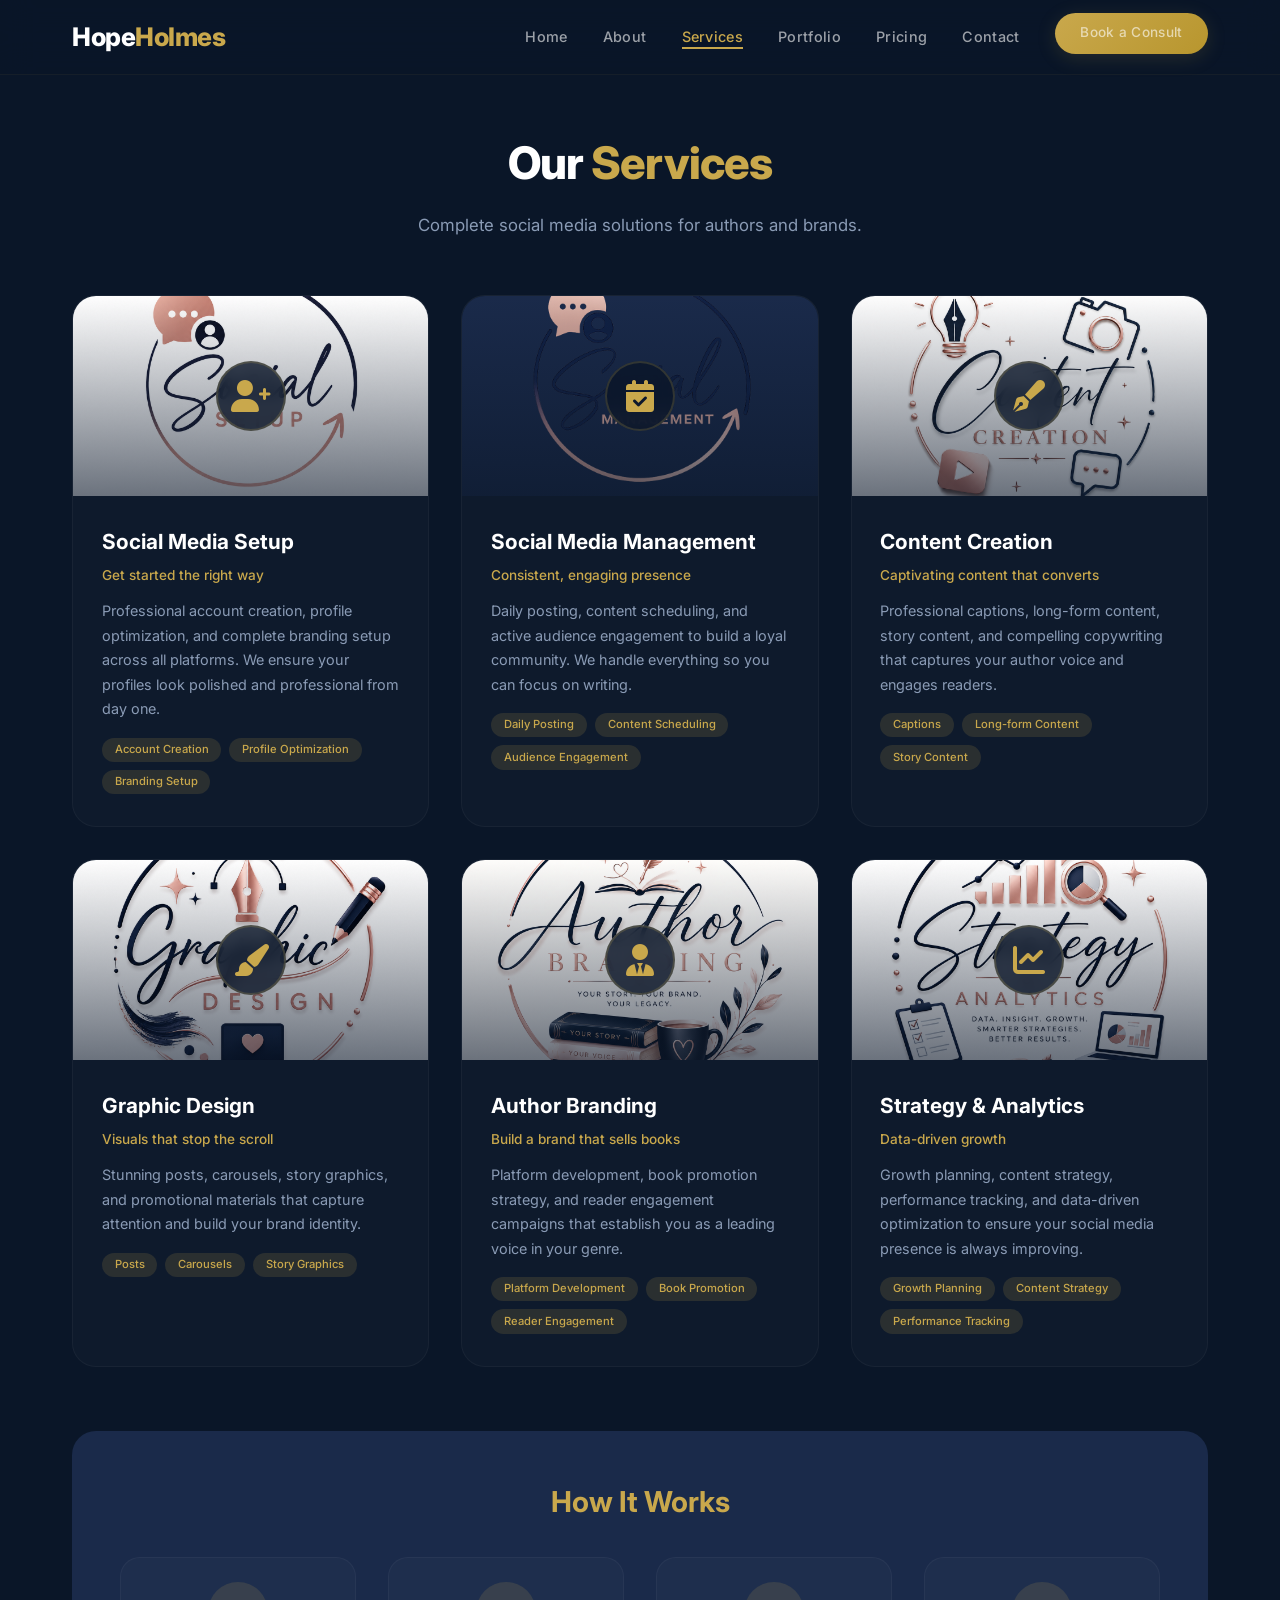
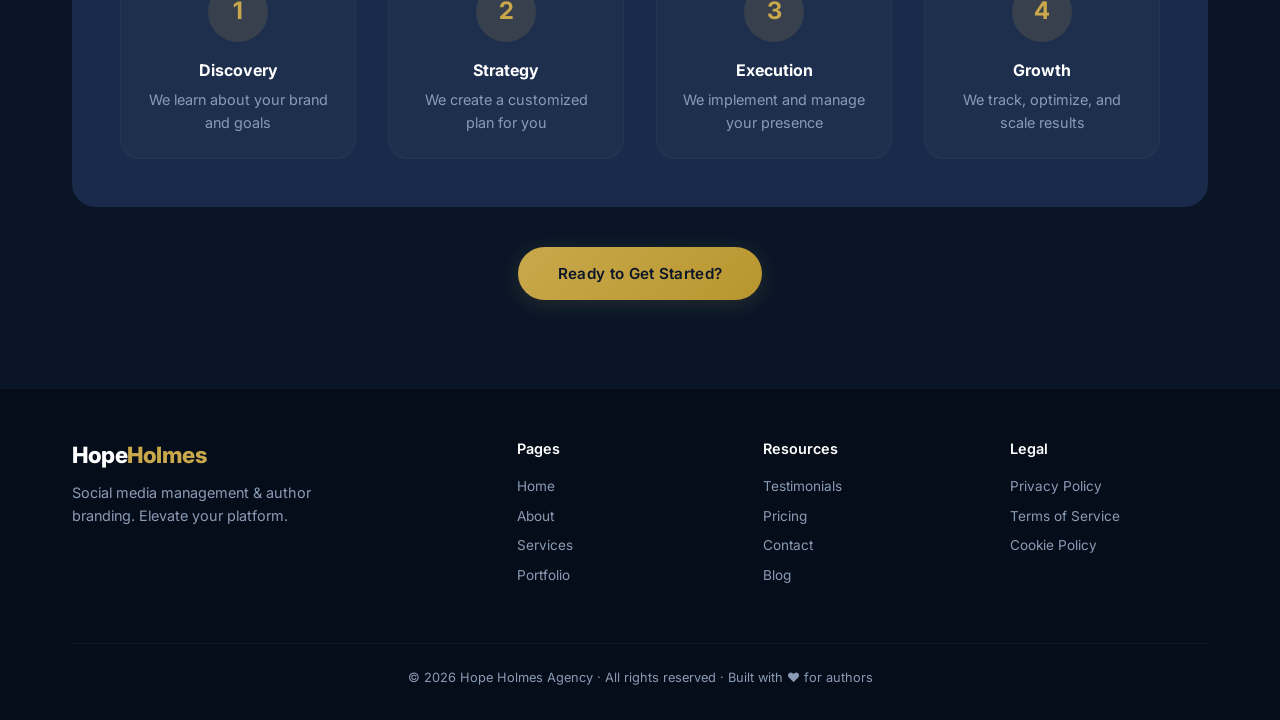
<file: services.html>
<!DOCTYPE html>
<html lang="en">
<head>
    <meta charset="UTF-8" />
    <meta name="viewport" content="width=device-width, initial-scale=1.0" />
    <link rel="icon" type="image/png" href="img/Hope Holmes.png" />
    <title>Hope Holmes · Services</title>
    <meta name="description" content="Explore our complete social media solutions for authors and brands - from setup to strategy." />
    <link rel="stylesheet" href="https://cdnjs.cloudflare.com/ajax/libs/font-awesome/6.0.0-beta3/css/all.min.css" />
    <link href="https://fonts.googleapis.com/css2?family=Inter:wght@300;400;500;600;700;800;900&display=swap" rel="stylesheet" />
    <link rel="stylesheet" href="main.css" />
    <style>
        /* ============================================
           SERVICES PAGE ENHANCED STYLES
           ============================================ */
        
        .services-grid-enhanced {
            display: grid;
            grid-template-columns: repeat(3, 1fr);
            gap: 2rem;
        }
        
        .service-card-enhanced {
            background: rgba(255, 255, 255, 0.02);
            border-radius: var(--radius-lg);
            border: 1px solid rgba(255, 255, 255, 0.04);
            overflow: hidden;
            transition: var(--transition);
        }
        
        .service-card-enhanced:hover {
            transform: translateY(-8px);
            border-color: rgba(201, 168, 76, 0.15);
            background: rgba(201, 168, 76, 0.03);
            box-shadow: var(--shadow-md);
        }
        
        .service-card-enhanced .service-image {
            width: 100%;
            aspect-ratio: 16/9;
            overflow: hidden;
            position: relative;
            background: var(--navy-light);
        }
        
        .service-card-enhanced .service-image img {
            width: 100%;
            height: 100%;
            object-fit: cover;
            transition: transform 0.5s ease;
        }
        
        .service-card-enhanced:hover .service-image img {
            transform: scale(1.05);
        }
        
        .service-card-enhanced .service-image .service-overlay {
            position: absolute;
            top: 0;
            left: 0;
            width: 100%;
            height: 100%;
            background: linear-gradient(180deg, transparent 0%, rgba(10, 22, 40, 0.6) 100%);
            display: flex;
            align-items: center;
            justify-content: center;
        }
        
        .service-card-enhanced .service-image .service-overlay .icon-circle {
            width: 70px;
            height: 70px;
            border-radius: 50%;
            background: rgba(10, 22, 40, 0.8);
            backdrop-filter: blur(8px);
            display: flex;
            align-items: center;
            justify-content: center;
            font-size: 2rem;
            color: var(--gold);
            border: 2px solid rgba(201, 168, 76, 0.2);
        }
        
        .service-card-enhanced .service-content {
            padding: 1.8rem 1.8rem 2rem;
        }
        
        .service-card-enhanced .service-content h3 {
            font-size: 1.3rem;
            margin-bottom: 0.4rem;
            color: var(--white);
        }
        
        .service-card-enhanced .service-content .service-subtitle {
            font-size: 0.85rem;
            color: var(--gold);
            font-weight: 500;
            margin-bottom: 0.8rem;
        }
        
        .service-card-enhanced .service-content p {
            color: var(--gray);
            font-size: 0.9rem;
            line-height: 1.7;
        }
        
        .service-card-enhanced .service-content .service-features {
            display: flex;
            flex-wrap: wrap;
            gap: 0.5rem;
            margin-top: 1rem;
        }
        
        .service-card-enhanced .service-content .service-features span {
            background: var(--gold-glow);
            color: var(--gold);
            padding: 0.2rem 0.8rem;
            border-radius: 20px;
            font-size: 0.7rem;
            font-weight: 500;
        }
        
        /* Process Section */
        .process-grid {
            display: grid;
            grid-template-columns: repeat(4, 1fr);
            gap: 2rem;
            margin-top: 2rem;
        }
        
        .process-step {
            text-align: center;
            padding: 1.5rem;
            background: rgba(255, 255, 255, 0.02);
            border-radius: var(--radius-md);
            border: 1px solid rgba(255, 255, 255, 0.04);
            transition: var(--transition);
        }
        
        .process-step:hover {
            border-color: rgba(201, 168, 76, 0.1);
            transform: translateY(-4px);
        }
        
        .process-step .step-number {
            width: 60px;
            height: 60px;
            border-radius: 50%;
            background: var(--gold-glow);
            display: flex;
            align-items: center;
            justify-content: center;
            margin: 0 auto 1rem;
            font-size: 1.5rem;
            font-weight: 700;
            color: var(--gold);
        }
        
        .process-step h4 {
            color: var(--white);
            margin-bottom: 0.3rem;
        }
        
        .process-step p {
            color: var(--gray);
            font-size: 0.9rem;
        }
        
        /* Responsive */
        @media (max-width: 1024px) {
            .services-grid-enhanced {
                grid-template-columns: 1fr 1fr;
            }
            .process-grid {
                grid-template-columns: 1fr 1fr;
            }
        }
        
        @media (max-width: 768px) {
            .services-grid-enhanced {
                grid-template-columns: 1fr;
            }
            .process-grid {
                grid-template-columns: 1fr;
            }
        }
    </style>
</head>
<body>

    <!-- ===== HEADER ===== -->
    <header id="header">
        <div class="container nav">
            <div class="logo">
                <span class="white">Hope</span><span class="gold">Holmes</span>
            </div>
            <ul class="nav-links" id="navLinks">
                <li><a href="index.html">Home</a></li>
                <li><a href="about.html">About</a></li>
                <li><a href="services.html" class="active">Services</a></li>
                <li><a href="portfolio.html">Portfolio</a></li>
                <li><a href="pricing.html">Pricing</a></li>
                <li><a href="contact.html">Contact</a></li>
                <li><a href="contact.html" class="btn btn-primary btn-sm">Book a Consult</a></li>
            </ul>
            <button class="mobile-toggle" aria-label="Menu">
                <i class="fas fa-bars"></i>
            </button>
        </div>
    </header>

    <!-- ===== SERVICES PAGE ===== -->
    <section class="services-page" style="padding: 8rem 0 5rem; min-height: 80vh;">
        <div class="container">
            <div class="section-title">
                <h2>Our <span class="gold">Services</span></h2>
                <p>Complete social media solutions for authors and brands.</p>
            </div>

            <!-- Services Grid with Images -->
            <div class="services-grid-enhanced">

                <!-- Service 1: Social Media Setup -->
                <div class="service-card-enhanced">
                    <div class="service-image">
                        <img src="img/Social Setup.png" alt="Social Media Setup" loading="lazy" />
                        <div class="service-overlay">
                            <div class="icon-circle"><i class="fas fa-user-plus"></i></div>
                        </div>
                    </div>
                    <div class="service-content">
                        <h3>Social Media Setup</h3>
                        <div class="service-subtitle">Get started the right way</div>
                        <p>Professional account creation, profile optimization, and complete branding setup across all platforms. We ensure your profiles look polished and professional from day one.</p>
                        <div class="service-features">
                            <span>Account Creation</span>
                            <span>Profile Optimization</span>
                            <span>Branding Setup</span>
                        </div>
                    </div>
                </div>

                <!-- Service 2: Social Media Management -->
                <div class="service-card-enhanced">
                    <div class="service-image">
                        <img src="img/Social Management.png" alt="Social Media Management" loading="lazy" />
                        <div class="service-overlay">
                            <div class="icon-circle"><i class="fas fa-calendar-check"></i></div>
                        </div>
                    </div>
                    <div class="service-content">
                        <h3>Social Media Management</h3>
                        <div class="service-subtitle">Consistent, engaging presence</div>
                        <p>Daily posting, content scheduling, and active audience engagement to build a loyal community. We handle everything so you can focus on writing.</p>
                        <div class="service-features">
                            <span>Daily Posting</span>
                            <span>Content Scheduling</span>
                            <span>Audience Engagement</span>
                        </div>
                    </div>
                </div>

                <!-- Service 3: Content Creation -->
                <div class="service-card-enhanced">
                    <div class="service-image">
                        <img src="img/Content Creation.png" alt="Content Creation" loading="lazy" />
                        <div class="service-overlay">
                            <div class="icon-circle"><i class="fas fa-pen-fancy"></i></div>
                        </div>
                    </div>
                    <div class="service-content">
                        <h3>Content Creation</h3>
                        <div class="service-subtitle">Captivating content that converts</div>
                        <p>Professional captions, long-form content, story content, and compelling copywriting that captures your author voice and engages readers.</p>
                        <div class="service-features">
                            <span>Captions</span>
                            <span>Long-form Content</span>
                            <span>Story Content</span>
                        </div>
                    </div>
                </div>

                <!-- Service 4: Graphic Design -->
                <div class="service-card-enhanced">
                    <div class="service-image">
                        <img src="img/Graphic Design.png" alt="Graphic Design" loading="lazy" />
                        <div class="service-overlay">
                            <div class="icon-circle"><i class="fas fa-paint-brush"></i></div>
                        </div>
                    </div>
                    <div class="service-content">
                        <h3>Graphic Design</h3>
                        <div class="service-subtitle">Visuals that stop the scroll</div>
                        <p>Stunning posts, carousels, story graphics, and promotional materials that capture attention and build your brand identity.</p>
                        <div class="service-features">
                            <span>Posts</span>
                            <span>Carousels</span>
                            <span>Story Graphics</span>
                        </div>
                    </div>
                </div>

                <!-- Service 5: Author Branding -->
                <div class="service-card-enhanced">
                    <div class="service-image">
                        <img src="img/Author Branding.png" alt="Author Branding" loading="lazy" />
                        <div class="service-overlay">
                            <div class="icon-circle"><i class="fas fa-user-tie"></i></div>
                        </div>
                    </div>
                    <div class="service-content">
                        <h3>Author Branding</h3>
                        <div class="service-subtitle">Build a brand that sells books</div>
                        <p>Platform development, book promotion strategy, and reader engagement campaigns that establish you as a leading voice in your genre.</p>
                        <div class="service-features">
                            <span>Platform Development</span>
                            <span>Book Promotion</span>
                            <span>Reader Engagement</span>
                        </div>
                    </div>
                </div>

                <!-- Service 6: Strategy & Analytics -->
                <div class="service-card-enhanced">
                    <div class="service-image">
                        <img src="img/Strategy & Analytics.png" alt="Strategy & Analytics" loading="lazy" />
                        <div class="service-overlay">
                            <div class="icon-circle"><i class="fas fa-chart-line"></i></div>
                        </div>
                    </div>
                    <div class="service-content">
                        <h3>Strategy &amp; Analytics</h3>
                        <div class="service-subtitle">Data-driven growth</div>
                        <p>Growth planning, content strategy, performance tracking, and data-driven optimization to ensure your social media presence is always improving.</p>
                        <div class="service-features">
                            <span>Growth Planning</span>
                            <span>Content Strategy</span>
                            <span>Performance Tracking</span>
                        </div>
                    </div>
                </div>

            </div>

            <!-- Process Section -->
            <div style="margin-top: 4rem; background: var(--navy-light); padding: 3rem; border-radius: 24px;">
                <h3 style="text-align: center; color: var(--gold); font-size: 1.8rem; margin-bottom: 2rem;">How It Works</h3>
                <div class="process-grid">
                    <div class="process-step">
                        <div class="step-number">1</div>
                        <h4>Discovery</h4>
                        <p>We learn about your brand and goals</p>
                    </div>
                    <div class="process-step">
                        <div class="step-number">2</div>
                        <h4>Strategy</h4>
                        <p>We create a customized plan for you</p>
                    </div>
                    <div class="process-step">
                        <div class="step-number">3</div>
                        <h4>Execution</h4>
                        <p>We implement and manage your presence</p>
                    </div>
                    <div class="process-step">
                        <div class="step-number">4</div>
                        <h4>Growth</h4>
                        <p>We track, optimize, and scale results</p>
                    </div>
                </div>
            </div>

            <!-- CTA -->
            <div style="text-align: center; margin-top: 2.5rem;">
                <a href="contact.html" class="btn btn-primary">Ready to Get Started?</a>
            </div>
        </div>
    </section>

    <!-- ===== FOOTER ===== -->
    <footer>
        <div class="container">
            <div class="footer-grid">
                <div class="footer-brand">
                    <div class="logo">
                        <span class="white">Hope</span><span class="gold">Holmes</span>
                    </div>
                    <p>Social media management &amp; author branding. Elevate your platform.</p>
                </div>
                <div class="footer-links">
                    <h4>Pages</h4>
                    <a href="index.html">Home</a>
                    <a href="about.html">About</a>
                    <a href="services.html">Services</a>
                    <a href="portfolio.html">Portfolio</a>
                </div>
                <div class="footer-links">
                    <h4>Resources</h4>
                    <a href="testimonials.html">Testimonials</a>
                    <a href="pricing.html">Pricing</a>
                    <a href="contact.html">Contact</a>
                    <a href="#">Blog</a>
                </div>
                <div class="footer-links">
                    <h4>Legal</h4>
                    <a href="privacy.html">Privacy Policy</a>
                    <a href="terms.html">Terms of Service</a>
                    <a href="#">Cookie Policy</a>
                </div>
            </div>
            <div class="footer-bottom">
                <p>© 2026 Hope Holmes Agency · All rights reserved · Built with ♥ for authors</p>
            </div>
        </div>
    </footer>

    <!-- ============================================
    IMAGE ERROR HANDLING
    ============================================ -->
    <script>
        (function() {
            'use strict';

            // Handle image loading errors with fallback
            document.querySelectorAll('.service-card-enhanced .service-image img').forEach(function(img) {
                img.addEventListener('error', function() {
                    // Create fallback gradient with service name
                    const card = this.closest('.service-card-enhanced');
                    const title = card ? card.querySelector('h3')?.textContent || 'Service' : 'Service';
                    const colors = ['#1a2a4a', '#0a1628', '#2a1a4a', '#1a1a3a'];
                    const randomColor = colors[Math.floor(Math.random() * colors.length)];
                    
                    // Replace with a styled fallback
                    this.style.display = 'none';
                    const parent = this.parentElement;
                    const fallback = document.createElement('div');
                    fallback.style.cssText = `
                        width: 100%;
                        height: 100%;
                        background: linear-gradient(135deg, ${randomColor}, var(--navy));
                        display: flex;
                        align-items: center;
                        justify-content: center;
                        font-size: 3rem;
                        color: var(--gold);
                        opacity: 0.3;
                    `;
                    fallback.innerHTML = `<i class="fas fa-image"></i>`;
                    parent.appendChild(fallback);
                });
            });

        })();
    </script>

    <script src="script.js"></script>
</body>
</html>
</file>
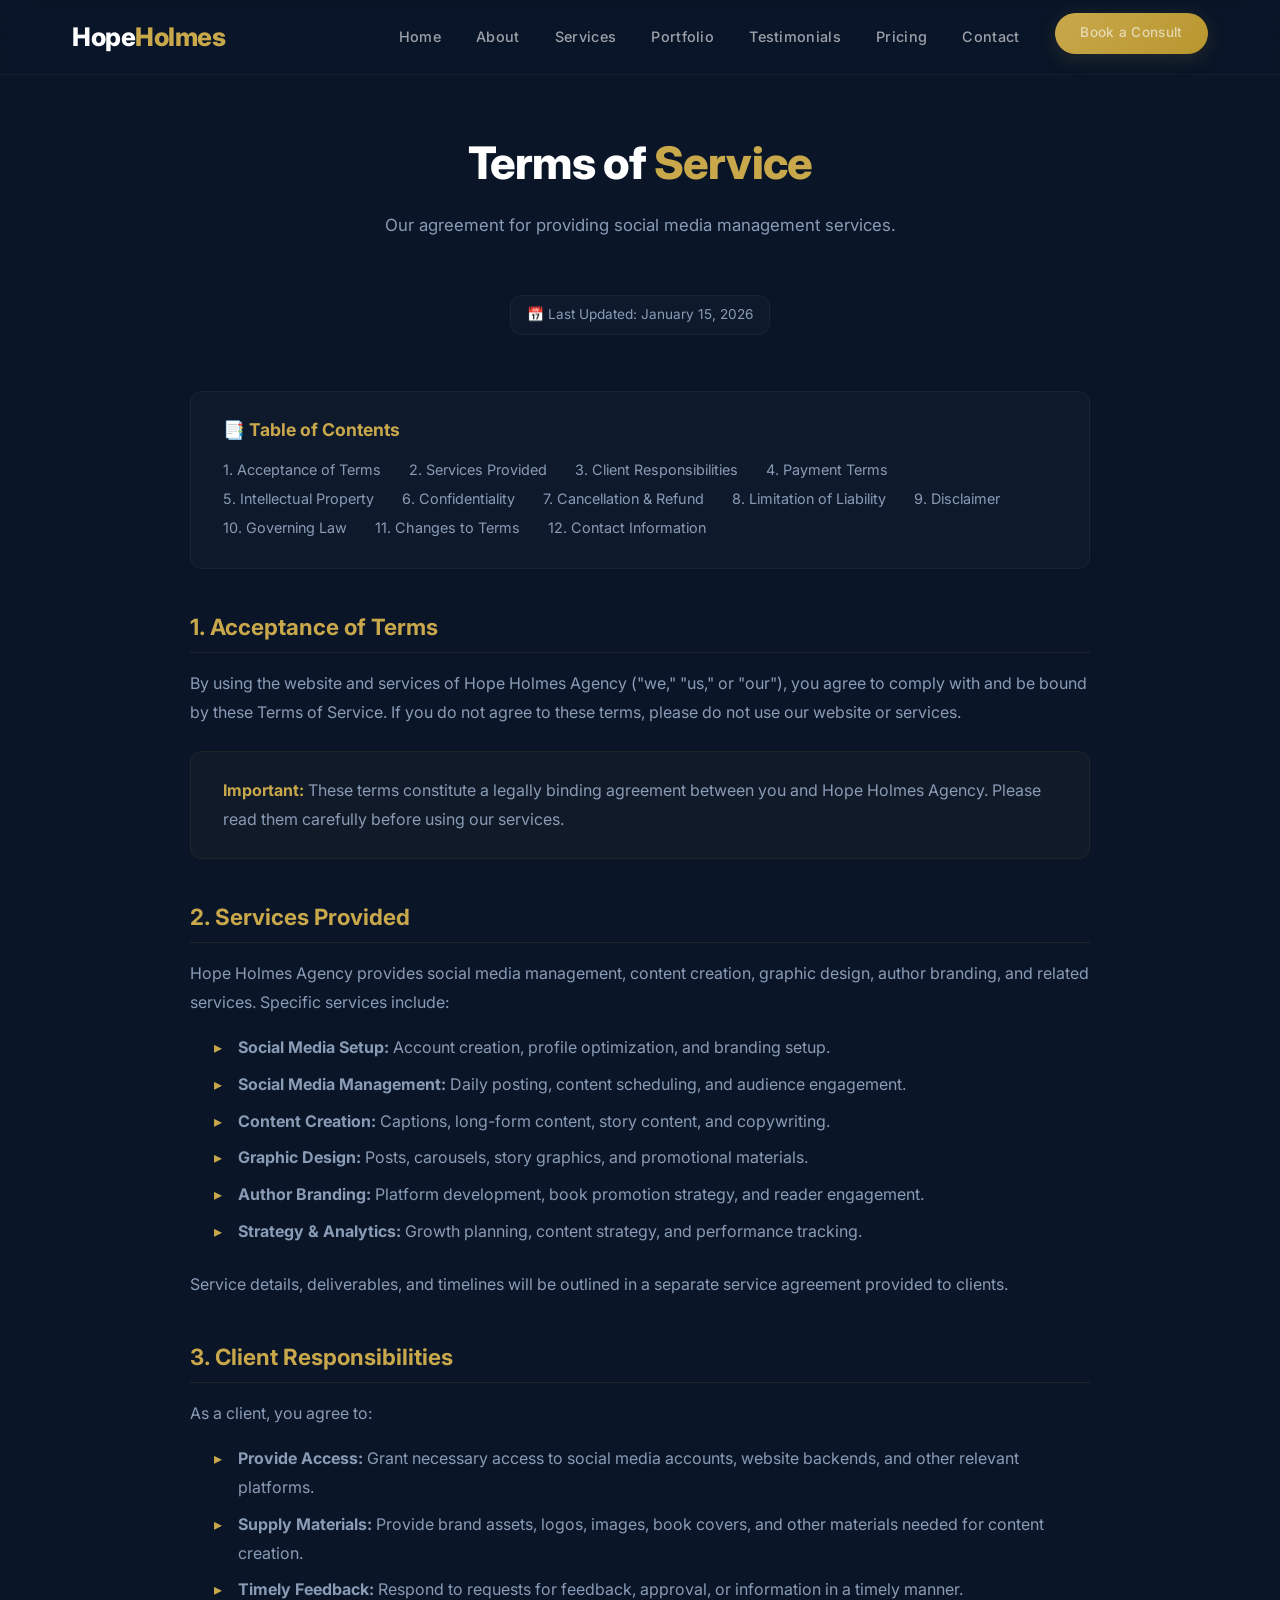
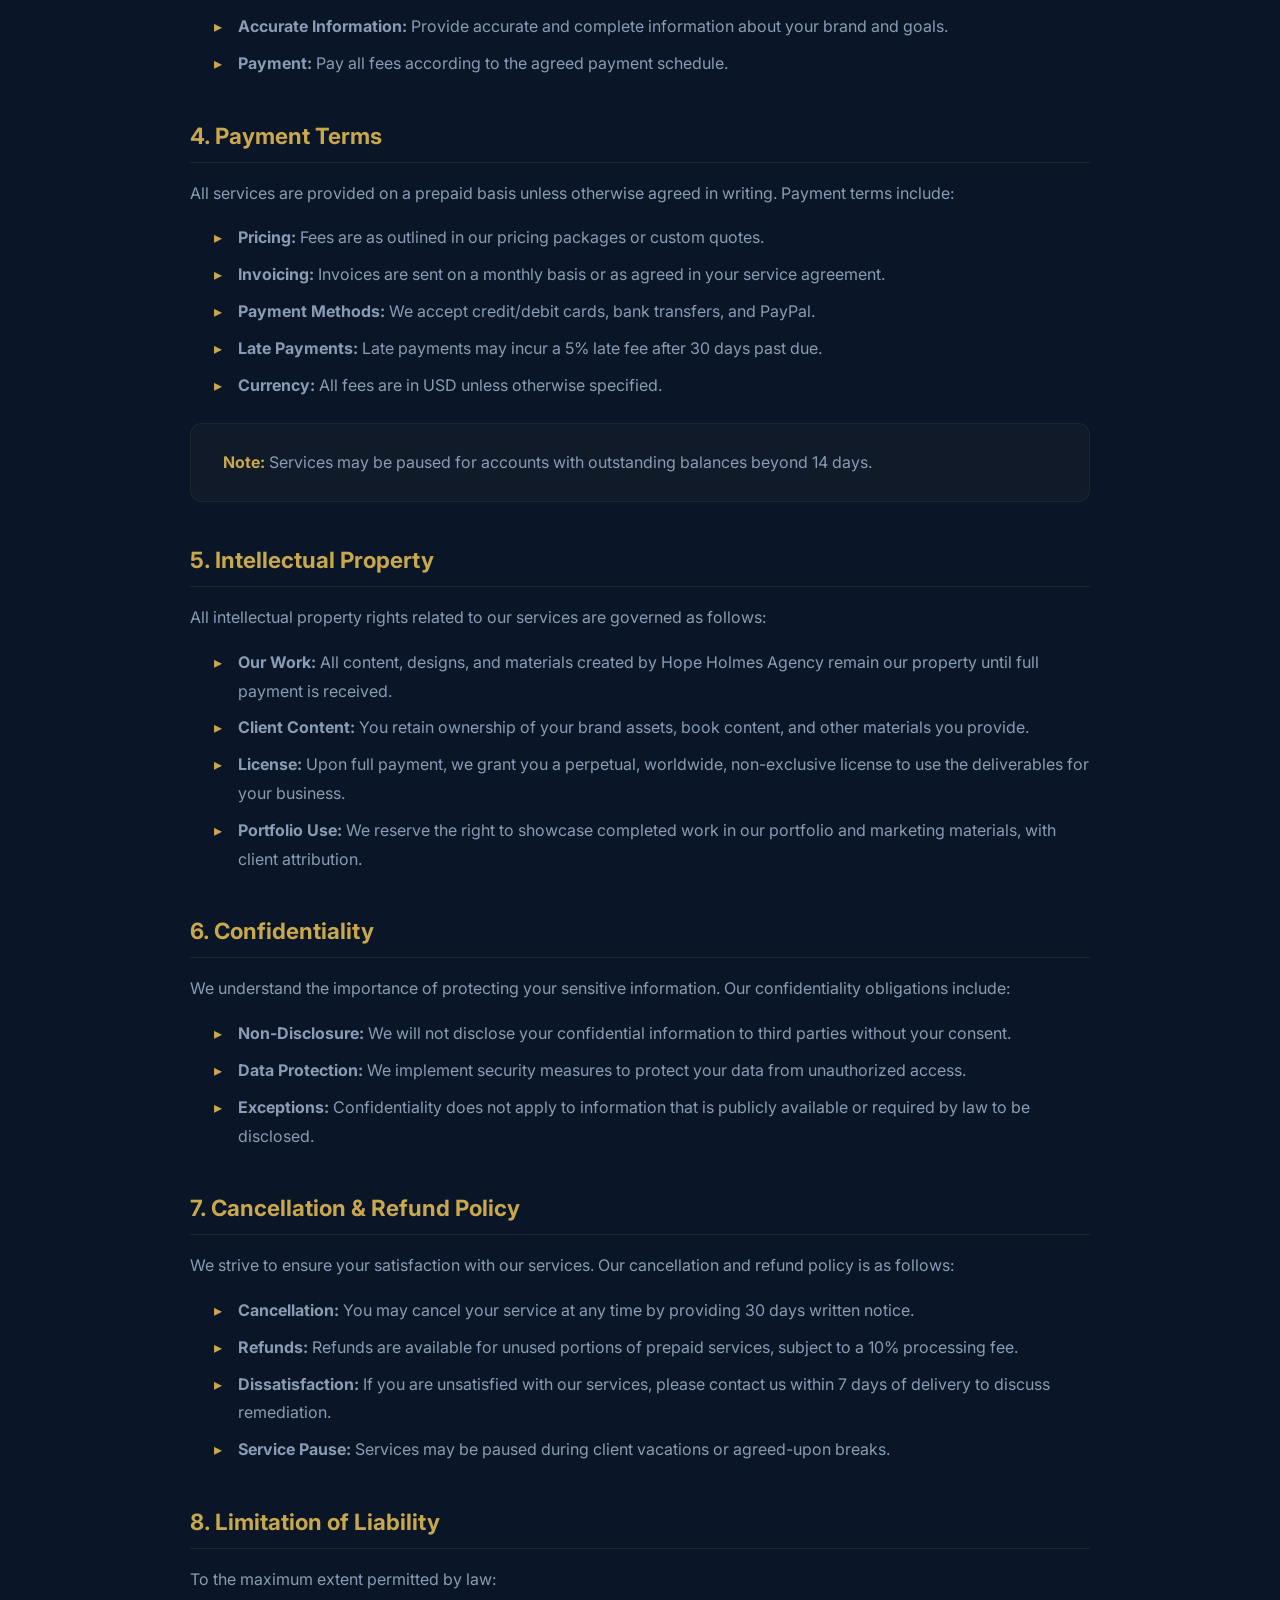
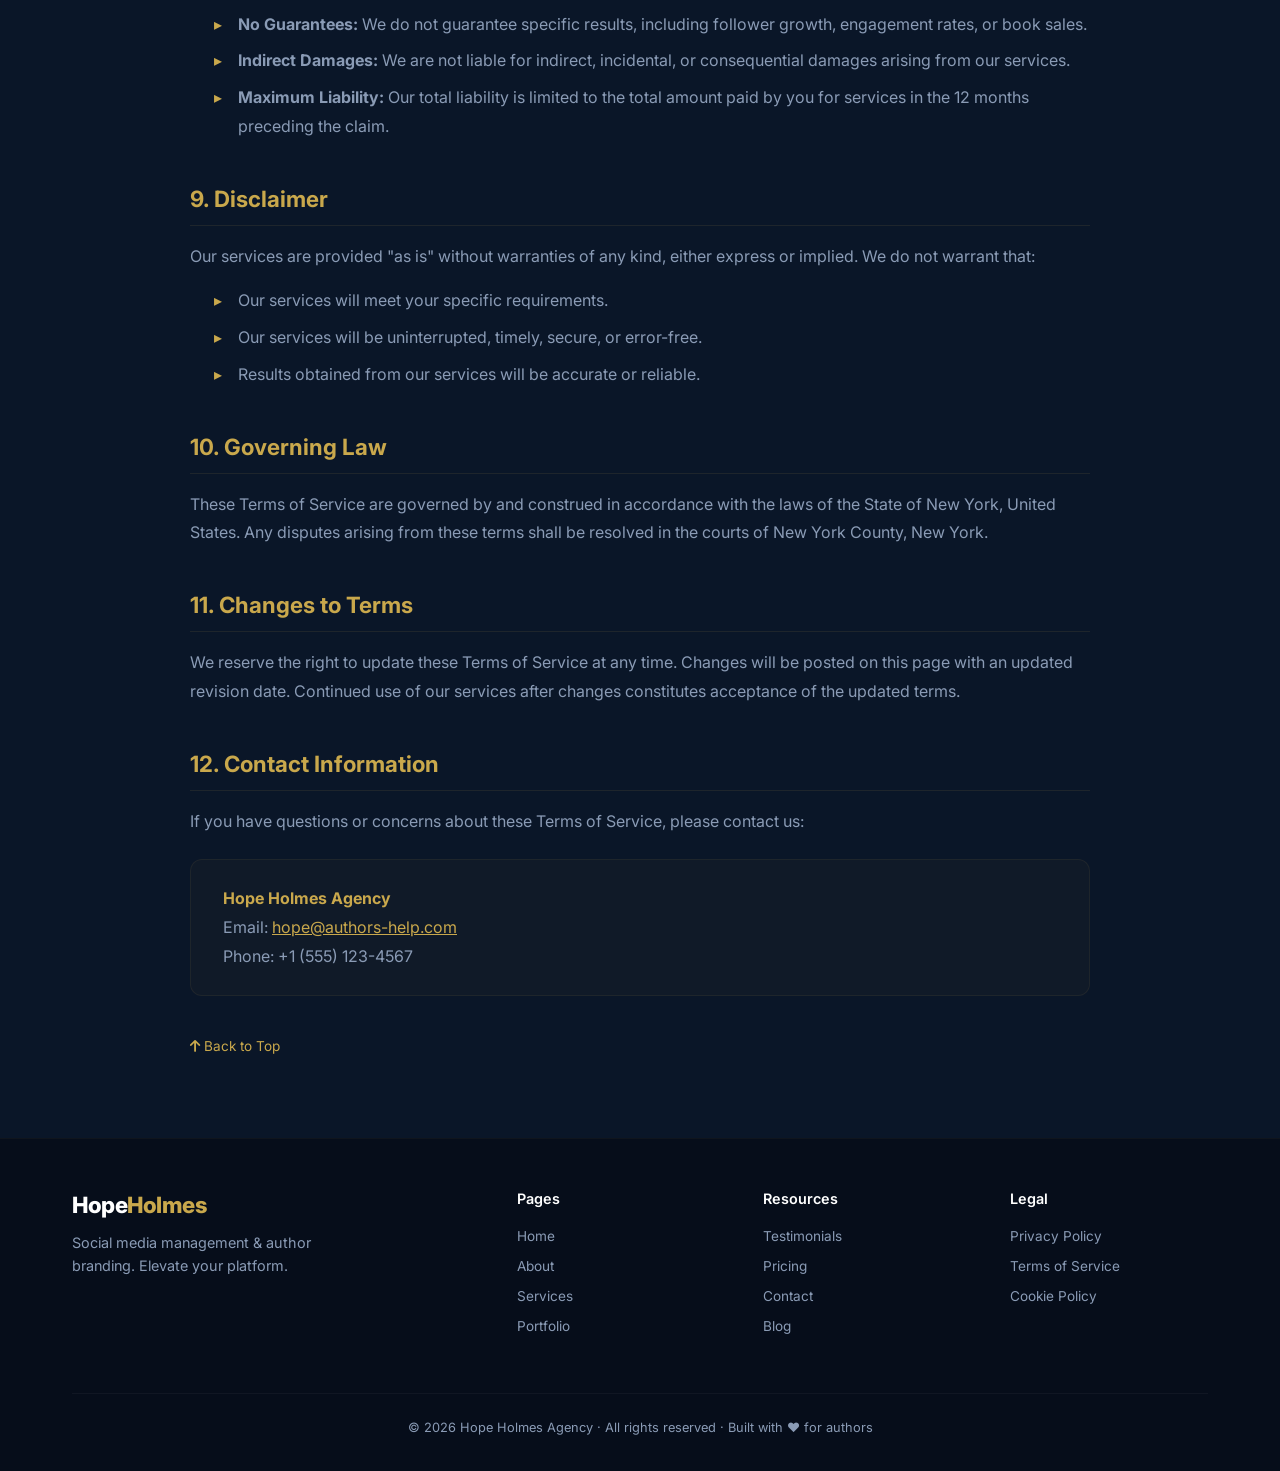
<file: terms.html>
<!DOCTYPE html>
<html lang="en">
<head>
    <meta charset="UTF-8" />
    <meta name="viewport" content="width=device-width, initial-scale=1.0" />
    <link rel="icon" type="image/png" href="img/Hope Holmes.png" />
    <title>Hope Holmes · Terms of Service</title>
    <meta name="description" content="Terms of Service for Hope Holmes - Social Media Management for Authors. Understand our policies, payment terms, and service agreements." />
    <link rel="stylesheet" href="https://cdnjs.cloudflare.com/ajax/libs/font-awesome/6.0.0-beta3/css/all.min.css" />
    <link href="https://fonts.googleapis.com/css2?family=Inter:wght@300;400;500;600;700;800;900&display=swap" rel="stylesheet" />
    <link rel="stylesheet" href="main.css" />
    <style>
        .legal-page {
            padding: 8rem 0 5rem;
            min-height: 80vh;
        }
        
        .legal-page .legal-content {
            max-width: 900px;
            margin: 0 auto;
        }
        
        .legal-page .legal-content .last-updated {
            color: var(--gray);
            font-size: 0.85rem;
            text-align: center;
            margin-bottom: 2rem;
            padding: 0.5rem 1rem;
            background: rgba(255, 255, 255, 0.02);
            border-radius: var(--radius-sm);
            border: 1px solid rgba(255, 255, 255, 0.04);
            display: inline-block;
            width: auto;
            margin-left: auto;
            margin-right: auto;
        }
        
        .legal-page .legal-content h3 {
            color: var(--gold);
            font-size: 1.4rem;
            margin-top: 2.5rem;
            margin-bottom: 1rem;
            padding-bottom: 0.5rem;
            border-bottom: 1px solid rgba(201, 168, 76, 0.1);
        }
        
        .legal-page .legal-content h3:first-of-type {
            margin-top: 0;
        }
        
        .legal-page .legal-content h4 {
            color: var(--white);
            font-size: 1.1rem;
            margin-top: 1.5rem;
            margin-bottom: 0.5rem;
        }
        
        .legal-page .legal-content p {
            color: var(--gray);
            line-height: 1.8;
            margin-bottom: 1rem;
        }
        
        .legal-page .legal-content ul {
            color: var(--gray);
            line-height: 1.8;
            margin: 0.5rem 0 1.5rem 1.5rem;
            list-style: none;
        }
        
        .legal-page .legal-content ul li {
            position: relative;
            padding-left: 1.5rem;
            margin-bottom: 0.5rem;
        }
        
        .legal-page .legal-content ul li::before {
            content: '▸';
            position: absolute;
            left: 0;
            color: var(--gold);
        }
        
        .legal-page .legal-content .highlight-box {
            background: rgba(201, 168, 76, 0.03);
            border: 1px solid rgba(201, 168, 76, 0.08);
            border-radius: var(--radius-sm);
            padding: 1.5rem 2rem;
            margin: 1.5rem 0;
        }
        
        .legal-page .legal-content .highlight-box p {
            margin-bottom: 0;
        }
        
        .legal-page .legal-content .highlight-box strong {
            color: var(--gold);
        }
        
        .legal-page .legal-content .table-of-contents {
            background: rgba(255, 255, 255, 0.02);
            border: 1px solid rgba(255, 255, 255, 0.04);
            border-radius: var(--radius-sm);
            padding: 1.5rem 2rem;
            margin: 1.5rem 0 2.5rem;
        }
        
        .legal-page .legal-content .table-of-contents h4 {
            color: var(--gold);
            margin-top: 0;
            margin-bottom: 0.8rem;
        }
        
        .legal-page .legal-content .table-of-contents a {
            color: var(--gray);
            text-decoration: none;
            transition: var(--transition);
            display: inline-block;
            margin-right: 1.5rem;
            margin-bottom: 0.3rem;
            font-size: 0.9rem;
        }
        
        .legal-page .legal-content .table-of-contents a:hover {
            color: var(--gold);
        }
        
        .legal-page .legal-content .back-to-top {
            display: inline-block;
            color: var(--gold);
            text-decoration: none;
            font-size: 0.85rem;
            margin-top: 1rem;
            transition: var(--transition);
        }
        
        .legal-page .legal-content .back-to-top:hover {
            color: var(--gold-light);
            transform: translateY(-2px);
        }
        
        @media (max-width: 768px) {
            .legal-page .legal-content .table-of-contents a {
                display: block;
                margin-right: 0;
            }
            .legal-page .legal-content .highlight-box {
                padding: 1rem 1.2rem;
            }
        }
    </style>
</head>
<body>

    <!-- ===== HEADER ===== -->
    <header id="header">
        <div class="container nav">
            <div class="logo">
                <span class="white">Hope</span><span class="gold">Holmes</span>
            </div>
            <ul class="nav-links" id="navLinks">
                <li><a href="index.html">Home</a></li>
                <li><a href="about.html">About</a></li>
                <li><a href="services.html">Services</a></li>
                <li><a href="portfolio.html">Portfolio</a></li>
                <li><a href="testimonials.html">Testimonials</a></li>
                <li><a href="pricing.html">Pricing</a></li>
                <li><a href="contact.html">Contact</a></li>
                <li><a href="contact.html" class="btn btn-primary btn-sm">Book a Consult</a></li>
            </ul>
            <button class="mobile-toggle" aria-label="Menu">
                <i class="fas fa-bars"></i>
            </button>
        </div>
    </header>

    <!-- ===== TERMS OF SERVICE PAGE ===== -->
    <section class="legal-page">
        <div class="container">
            <div class="section-title">
                <h2>Terms of <span class="gold">Service</span></h2>
                <p>Our agreement for providing social media management services.</p>
            </div>

            <div class="legal-content">
                <div style="text-align: center;">
                    <div class="last-updated">📅 Last Updated: January 15, 2026</div>
                </div>

                <!-- Table of Contents -->
                <div class="table-of-contents">
                    <h4>📑 Table of Contents</h4>
                    <a href="#section1">1. Acceptance of Terms</a>
                    <a href="#section2">2. Services Provided</a>
                    <a href="#section3">3. Client Responsibilities</a>
                    <a href="#section4">4. Payment Terms</a>
                    <a href="#section5">5. Intellectual Property</a>
                    <a href="#section6">6. Confidentiality</a>
                    <a href="#section7">7. Cancellation & Refund</a>
                    <a href="#section8">8. Limitation of Liability</a>
                    <a href="#section9">9. Disclaimer</a>
                    <a href="#section10">10. Governing Law</a>
                    <a href="#section11">11. Changes to Terms</a>
                    <a href="#section12">12. Contact Information</a>
                </div>

                <!-- Section 1 -->
                <h3 id="section1">1. Acceptance of Terms</h3>
                <p>By using the website and services of Hope Holmes Agency ("we," "us," or "our"), you agree to comply with and be bound by these Terms of Service. If you do not agree to these terms, please do not use our website or services.</p>

                <div class="highlight-box">
                    <p><strong>Important:</strong> These terms constitute a legally binding agreement between you and Hope Holmes Agency. Please read them carefully before using our services.</p>
                </div>

                <!-- Section 2 -->
                <h3 id="section2">2. Services Provided</h3>
                <p>Hope Holmes Agency provides social media management, content creation, graphic design, author branding, and related services. Specific services include:</p>
                <ul>
                    <li><strong>Social Media Setup:</strong> Account creation, profile optimization, and branding setup.</li>
                    <li><strong>Social Media Management:</strong> Daily posting, content scheduling, and audience engagement.</li>
                    <li><strong>Content Creation:</strong> Captions, long-form content, story content, and copywriting.</li>
                    <li><strong>Graphic Design:</strong> Posts, carousels, story graphics, and promotional materials.</li>
                    <li><strong>Author Branding:</strong> Platform development, book promotion strategy, and reader engagement.</li>
                    <li><strong>Strategy &amp; Analytics:</strong> Growth planning, content strategy, and performance tracking.</li>
                </ul>
                <p>Service details, deliverables, and timelines will be outlined in a separate service agreement provided to clients.</p>

                <!-- Section 3 -->
                <h3 id="section3">3. Client Responsibilities</h3>
                <p>As a client, you agree to:</p>
                <ul>
                    <li><strong>Provide Access:</strong> Grant necessary access to social media accounts, website backends, and other relevant platforms.</li>
                    <li><strong>Supply Materials:</strong> Provide brand assets, logos, images, book covers, and other materials needed for content creation.</li>
                    <li><strong>Timely Feedback:</strong> Respond to requests for feedback, approval, or information in a timely manner.</li>
                    <li><strong>Accurate Information:</strong> Provide accurate and complete information about your brand and goals.</li>
                    <li><strong>Payment:</strong> Pay all fees according to the agreed payment schedule.</li>
                </ul>

                <!-- Section 4 -->
                <h3 id="section4">4. Payment Terms</h3>
                <p>All services are provided on a prepaid basis unless otherwise agreed in writing. Payment terms include:</p>
                <ul>
                    <li><strong>Pricing:</strong> Fees are as outlined in our pricing packages or custom quotes.</li>
                    <li><strong>Invoicing:</strong> Invoices are sent on a monthly basis or as agreed in your service agreement.</li>
                    <li><strong>Payment Methods:</strong> We accept credit/debit cards, bank transfers, and PayPal.</li>
                    <li><strong>Late Payments:</strong> Late payments may incur a 5% late fee after 30 days past due.</li>
                    <li><strong>Currency:</strong> All fees are in USD unless otherwise specified.</li>
                </ul>

                <div class="highlight-box">
                    <p><strong>Note:</strong> Services may be paused for accounts with outstanding balances beyond 14 days.</p>
                </div>

                <!-- Section 5 -->
                <h3 id="section5">5. Intellectual Property</h3>
                <p>All intellectual property rights related to our services are governed as follows:</p>
                <ul>
                    <li><strong>Our Work:</strong> All content, designs, and materials created by Hope Holmes Agency remain our property until full payment is received.</li>
                    <li><strong>Client Content:</strong> You retain ownership of your brand assets, book content, and other materials you provide.</li>
                    <li><strong>License:</strong> Upon full payment, we grant you a perpetual, worldwide, non-exclusive license to use the deliverables for your business.</li>
                    <li><strong>Portfolio Use:</strong> We reserve the right to showcase completed work in our portfolio and marketing materials, with client attribution.</li>
                </ul>

                <!-- Section 6 -->
                <h3 id="section6">6. Confidentiality</h3>
                <p>We understand the importance of protecting your sensitive information. Our confidentiality obligations include:</p>
                <ul>
                    <li><strong>Non-Disclosure:</strong> We will not disclose your confidential information to third parties without your consent.</li>
                    <li><strong>Data Protection:</strong> We implement security measures to protect your data from unauthorized access.</li>
                    <li><strong>Exceptions:</strong> Confidentiality does not apply to information that is publicly available or required by law to be disclosed.</li>
                </ul>

                <!-- Section 7 -->
                <h3 id="section7">7. Cancellation & Refund Policy</h3>
                <p>We strive to ensure your satisfaction with our services. Our cancellation and refund policy is as follows:</p>
                <ul>
                    <li><strong>Cancellation:</strong> You may cancel your service at any time by providing 30 days written notice.</li>
                    <li><strong>Refunds:</strong> Refunds are available for unused portions of prepaid services, subject to a 10% processing fee.</li>
                    <li><strong>Dissatisfaction:</strong> If you are unsatisfied with our services, please contact us within 7 days of delivery to discuss remediation.</li>
                    <li><strong>Service Pause:</strong> Services may be paused during client vacations or agreed-upon breaks.</li>
                </ul>

                <!-- Section 8 -->
                <h3 id="section8">8. Limitation of Liability</h3>
                <p>To the maximum extent permitted by law:</p>
                <ul>
                    <li><strong>No Guarantees:</strong> We do not guarantee specific results, including follower growth, engagement rates, or book sales.</li>
                    <li><strong>Indirect Damages:</strong> We are not liable for indirect, incidental, or consequential damages arising from our services.</li>
                    <li><strong>Maximum Liability:</strong> Our total liability is limited to the total amount paid by you for services in the 12 months preceding the claim.</li>
                </ul>

                <!-- Section 9 -->
                <h3 id="section9">9. Disclaimer</h3>
                <p>Our services are provided "as is" without warranties of any kind, either express or implied. We do not warrant that:</p>
                <ul>
                    <li>Our services will meet your specific requirements.</li>
                    <li>Our services will be uninterrupted, timely, secure, or error-free.</li>
                    <li>Results obtained from our services will be accurate or reliable.</li>
                </ul>

                <!-- Section 10 -->
                <h3 id="section10">10. Governing Law</h3>
                <p>These Terms of Service are governed by and construed in accordance with the laws of the State of New York, United States. Any disputes arising from these terms shall be resolved in the courts of New York County, New York.</p>

                <!-- Section 11 -->
                <h3 id="section11">11. Changes to Terms</h3>
                <p>We reserve the right to update these Terms of Service at any time. Changes will be posted on this page with an updated revision date. Continued use of our services after changes constitutes acceptance of the updated terms.</p>

                <!-- Section 12 -->
                <h3 id="section12">12. Contact Information</h3>
                <p>If you have questions or concerns about these Terms of Service, please contact us:</p>
                <div class="highlight-box">
                    <p>
                        <strong>Hope Holmes Agency</strong><br />
                        Email: <a href="mailto:hope@authors-help.com" style="color: var(--gold);">hope@authors-help.com</a><br />
                        Phone: +1 (555) 123-4567
                    </p>
                </div>

                <a href="#" class="back-to-top" onclick="window.scrollTo({top:0,behavior:'smooth'}); return false;">
                    <i class="fas fa-arrow-up"></i> Back to Top
                </a>
            </div>
        </div>
    </section>

    <!-- ===== FOOTER ===== -->
    <footer>
        <div class="container">
            <div class="footer-grid">
                <div class="footer-brand">
                    <div class="logo">
                        <span class="white">Hope</span><span class="gold">Holmes</span>
                    </div>
                    <p>Social media management &amp; author branding. Elevate your platform.</p>
                </div>
                <div class="footer-links">
                    <h4>Pages</h4>
                    <a href="index.html">Home</a>
                    <a href="about.html">About</a>
                    <a href="services.html">Services</a>
                    <a href="portfolio.html">Portfolio</a>
                </div>
                <div class="footer-links">
                    <h4>Resources</h4>
                    <a href="testimonials.html">Testimonials</a>
                    <a href="pricing.html">Pricing</a>
                    <a href="contact.html">Contact</a>
                    <a href="#">Blog</a>
                </div>
                <div class="footer-links">
                    <h4>Legal</h4>
                    <a href="privacy.html">Privacy Policy</a>
                    <a href="terms.html">Terms of Service</a>
                    <a href="#">Cookie Policy</a>
                </div>
            </div>
            <div class="footer-bottom">
                <p>© 2026 Hope Holmes Agency · All rights reserved · Built with ♥ for authors</p>
            </div>
        </div>
    </footer>

    <script src="script.js"></script>
</body>
</html>
</file>
<file: main.css>
/* ============================================
   FAITH MORGAN - MASTER STYLESHEET
   Complete CSS for all pages
   Filename: main.css
   Version: 2.0
   ============================================ */

/* ============================================
   TABLE OF CONTENTS
   1. RESET & BASE
   2. VARIABLES
   3. SCROLLBAR
   4. SELECTION
   5. BUTTONS
   6. HEADER & NAVIGATION
   7. HERO SECTION
   8. SECTION COMMON
   9. ABOUT PAGE
   10. ABOUT CAROUSEL
   11. SERVICES PAGE
   12. PORTFOLIO PAGE
   13. TESTIMONIALS PAGE
   14. PRICING PAGE
   15. CONTACT PAGE
   16. CTA SECTION
   17. FOOTER
   18. RESPONSIVE DESIGN
   19. ANIMATIONS
   ============================================ */

/* ============================================
   1. RESET & BASE
   ============================================ */
* {
    margin: 0;
    padding: 0;
    box-sizing: border-box;
}

html {
    scroll-behavior: smooth;
}

body {
    font-family: 'Inter', -apple-system, BlinkMacSystemFont, 'Segoe UI', Roboto, sans-serif;
    background: var(--navy);
    color: var(--white);
    line-height: 1.6;
    overflow-x: hidden;
    -webkit-font-smoothing: antialiased;
    -moz-osx-font-smoothing: grayscale;
}

.container {
    max-width: 1200px;
    margin: 0 auto;
    padding: 0 2rem;
}

/* ============================================
   2. VARIABLES
   ============================================ */
:root {
    --navy: #0a1628;
    --navy-dark: #060d1a;
    --navy-light: #1a2a4a;
    --gold: #c9a84c;
    --gold-light: #e8d5a3;
    --gold-glow: rgba(201, 168, 76, 0.15);
    --white: #ffffff;
    --gray: #8a9bb5;
    --gray-light: #b0c0d8;
    --light-bg: #f8f6f0;
    --transition: all 0.3s cubic-bezier(0.25, 0.46, 0.45, 0.94);
    --shadow-sm: 0 4px 20px rgba(0, 0, 0, 0.2);
    --shadow-md: 0 8px 40px rgba(0, 0, 0, 0.3);
    --shadow-lg: 0 20px 60px rgba(0, 0, 0, 0.4);
    --radius-sm: 12px;
    --radius-md: 20px;
    --radius-lg: 24px;
    --radius-xl: 30px;
}

/* ============================================
   3. SCROLLBAR
   ============================================ */
::-webkit-scrollbar {
    width: 8px;
}
::-webkit-scrollbar-track {
    background: var(--navy);
}
::-webkit-scrollbar-thumb {
    background: var(--gold);
    border-radius: 4px;
    transition: var(--transition);
}
::-webkit-scrollbar-thumb:hover {
    background: var(--gold-light);
}

/* ============================================
   4. SELECTION
   ============================================ */
::selection {
    background: var(--gold);
    color: var(--navy);
}

/* ============================================
   5. BUTTONS
   ============================================ */
.btn {
    display: inline-block;
    padding: 0.9rem 2.5rem;
    border-radius: 50px;
    font-weight: 600;
    font-size: 0.95rem;
    transition: var(--transition);
    border: none;
    cursor: pointer;
    text-decoration: none;
    letter-spacing: 0.3px;
    position: relative;
    overflow: hidden;
}

.btn::after {
    content: '';
    position: absolute;
    top: 50%;
    left: 50%;
    width: 0;
    height: 0;
    border-radius: 50%;
    background: rgba(255, 255, 255, 0.2);
    transform: translate(-50%, -50%);
    transition: width 0.6s, height 0.6s;
}

.btn:active::after {
    width: 300px;
    height: 300px;
}

.btn-primary {
    background: linear-gradient(135deg, var(--gold), #b8962e);
    color: var(--navy);
    box-shadow: 0 4px 20px var(--gold-glow);
}
.btn-primary:hover {
    transform: translateY(-3px);
    box-shadow: 0 8px 35px rgba(201, 168, 76, 0.35);
}

.btn-outline {
    background: transparent;
    color: var(--white);
    border: 2px solid rgba(201, 168, 76, 0.3);
}
.btn-outline:hover {
    border-color: var(--gold);
    background: var(--gold-glow);
    transform: translateY(-3px);
}

.btn-gold {
    background: linear-gradient(135deg, var(--gold), #b8962e);
    color: var(--navy);
    box-shadow: 0 4px 20px var(--gold-glow);
}
.btn-gold:hover {
    transform: translateY(-3px);
    box-shadow: 0 8px 35px rgba(201, 168, 76, 0.35);
}

.btn-white {
    background: rgba(255, 255, 255, 0.08);
    color: var(--white);
    border: 1px solid rgba(255, 255, 255, 0.1);
}
.btn-white:hover {
    background: rgba(255, 255, 255, 0.15);
    transform: translateY(-3px);
}

.btn-sm {
    padding: 0.6rem 1.6rem;
    font-size: 0.85rem;
}

/* ============================================
   6. HEADER & NAVIGATION
   ============================================ */
header {
    position: fixed;
    top: 0;
    left: 0;
    right: 0;
    z-index: 1000;
    background: rgba(10, 22, 40, 0.85);
    backdrop-filter: blur(16px);
    -webkit-backdrop-filter: blur(16px);
    border-bottom: 1px solid rgba(201, 168, 76, 0.06);
    padding: 0.8rem 0;
    transition: var(--transition);
}

header.scrolled {
    background: rgba(10, 22, 40, 0.98);
    box-shadow: 0 4px 30px rgba(0, 0, 0, 0.4);
    border-bottom-color: rgba(201, 168, 76, 0.1);
}

.nav {
    display: flex;
    justify-content: space-between;
    align-items: center;
}

.logo {
    font-size: 1.6rem;
    font-weight: 800;
    letter-spacing: -0.5px;
    cursor: pointer;
    text-decoration: none;
    transition: var(--transition);
}
.logo:hover {
    transform: scale(1.02);
}
.logo .gold {
    color: var(--gold);
}
.logo .white {
    color: var(--white);
}

.nav-links {
    display: flex;
    gap: 2.2rem;
    list-style: none;
    align-items: center;
}
.nav-links a {
    color: rgba(255, 255, 255, 0.6);
    text-decoration: none;
    font-size: 0.9rem;
    font-weight: 500;
    transition: var(--transition);
    letter-spacing: 0.3px;
    cursor: pointer;
    position: relative;
}
.nav-links a::after {
    content: '';
    position: absolute;
    bottom: -4px;
    left: 0;
    width: 0;
    height: 2px;
    background: var(--gold);
    transition: var(--transition);
}
.nav-links a:hover::after,
.nav-links a.active::after {
    width: 100%;
}
.nav-links a:hover,
.nav-links a.active {
    color: var(--gold);
}
.nav-links a.btn {
    padding: 0.6rem 1.6rem;
    font-size: 0.85rem;
}
.nav-links a.btn::after {
    display: none;
}

.mobile-toggle {
    display: none;
    background: none;
    border: none;
    color: var(--white);
    font-size: 1.6rem;
    cursor: pointer;
    transition: var(--transition);
    padding: 0.4rem;
}
.mobile-toggle:hover {
    color: var(--gold);
}

/* ============================================
   7. HERO SECTION
   ============================================ */
.hero {
    padding: 10rem 0 6rem;
    min-height: 100vh;
    display: flex;
    align-items: center;
    background: linear-gradient(135deg, var(--navy) 0%, var(--navy-light) 100%);
    position: relative;
    overflow: hidden;
}

.hero::before {
    content: '';
    position: absolute;
    top: -50%;
    right: -20%;
    width: 70%;
    height: 140%;
    background: radial-gradient(ellipse, rgba(201, 168, 76, 0.04) 0%, transparent 70%);
    pointer-events: none;
    animation: heroGlow 8s ease-in-out infinite alternate;
}

@keyframes heroGlow {
    0% {
        transform: translate(0, 0) scale(1);
    }
    100% {
        transform: translate(-10%, 10%) scale(1.1);
    }
}

.hero-grid {
    display: grid;
    grid-template-columns: 1fr 1fr;
    gap: 5rem;
    align-items: center;
    position: relative;
    z-index: 1;
}

.hero-content h1 {
    font-size: clamp(2.8rem, 5.5vw, 4.6rem);
    font-weight: 900;
    line-height: 1.05;
    letter-spacing: -0.03em;
    margin-bottom: 1.5rem;
}
.hero-content h1 .highlight {
    color: var(--gold);
    position: relative;
}
.hero-content h1 .highlight::after {
    content: '';
    position: absolute;
    bottom: 4px;
    left: 0;
    right: 0;
    height: 6px;
    background: var(--gold);
    opacity: 0.2;
    border-radius: 4px;
}

.hero-content p {
    font-size: 1.2rem;
    color: var(--gray);
    max-width: 520px;
    line-height: 1.8;
    margin-bottom: 2.5rem;
}

.hero-btns {
    display: flex;
    gap: 1.2rem;
    flex-wrap: wrap;
}

.hero-stats {
    display: flex;
    gap: 3.5rem;
    margin-top: 3.5rem;
    padding-top: 2.5rem;
    border-top: 1px solid rgba(255, 255, 255, 0.05);
}
.hero-stats div h4 {
    font-size: 2.2rem;
    font-weight: 800;
    color: var(--gold);
    letter-spacing: -0.5px;
}
.hero-stats div p {
    font-size: 0.85rem;
    color: rgba(255, 255, 255, 0.4);
    margin: 0;
}

.badge {
    display: inline-block;
    background: var(--gold-glow);
    color: var(--gold);
    padding: 0.3rem 1.2rem;
    border-radius: 50px;
    font-size: 0.75rem;
    font-weight: 600;
    letter-spacing: 0.5px;
    text-transform: uppercase;
    margin-bottom: 1.2rem;
    border: 1px solid rgba(201, 168, 76, 0.1);
}

.hero-image {
    display: flex;
    align-items: center;
    justify-content: center;
    position: relative;
}

.hero-image .image-wrapper {
    width: 100%;
    max-width: 500px;
    aspect-ratio: 1/1;
    border-radius: var(--radius-xl);
    background: linear-gradient(145deg, var(--navy-light), var(--navy));
    border: 1px solid rgba(201, 168, 76, 0.1);
    display: flex;
    align-items: center;
    justify-content: center;
    font-size: 8rem;
    color: var(--gold);
    position: relative;
    overflow: hidden;
    animation: floatImage 6s ease-in-out infinite;
}

@keyframes floatImage {
    0%,
    100% {
        transform: translateY(0);
    }
    50% {
        transform: translateY(-12px);
    }
}

.hero-image .image-wrapper::after {
    content: '';
    position: absolute;
    inset: 0;
    background: radial-gradient(circle at 30% 40%, rgba(201, 168, 76, 0.05), transparent 60%);
}

.floating-card {
    position: absolute;
    background: rgba(10, 22, 40, 0.9);
    backdrop-filter: blur(12px);
    -webkit-backdrop-filter: blur(12px);
    border: 1px solid rgba(201, 168, 76, 0.1);
    padding: 0.8rem 1.5rem;
    border-radius: 16px;
    font-size: 0.85rem;
    color: var(--gold);
    display: flex;
    align-items: center;
    gap: 0.6rem;
    animation: floatCard 6s ease-in-out infinite;
    box-shadow: 0 8px 30px rgba(0, 0, 0, 0.3);
    white-space: nowrap;
}
.floating-card:nth-child(2) {
    top: 10%;
    right: -10%;
    animation-delay: 0.5s;
}
.floating-card:nth-child(3) {
    bottom: 15%;
    left: -10%;
    animation-delay: 1.5s;
}
.floating-card:nth-child(4) {
    bottom: 30%;
    right: -5%;
    animation-delay: 2.5s;
}

@keyframes floatCard {
    0%,
    100% {
        transform: translateY(0px);
    }
    50% {
        transform: translateY(-12px);
    }
}

/* ============================================
   8. SECTION COMMON
   ============================================ */
section {
    padding: 5rem 0;
}

.section-title {
    text-align: center;
    margin-bottom: 3.5rem;
}
.section-title h2 {
    font-size: clamp(2rem, 3.5vw, 3rem);
    font-weight: 800;
    letter-spacing: -0.02em;
    margin-bottom: 0.8rem;
}
.section-title h2 .gold {
    color: var(--gold);
}
.section-title p {
    color: var(--gray);
    max-width: 600px;
    margin: 0 auto;
    font-size: 1.05rem;
}

/* ============================================
   9. ABOUT PAGE
   ============================================ */
.about-page {
    background: var(--navy);
}

.about-grid {
    display: grid;
    grid-template-columns: 1fr 1fr;
    gap: 4rem;
    align-items: center;
}

.about-text h3 {
    font-size: 1.8rem;
    font-weight: 700;
    color: var(--gold);
    margin-bottom: 1.2rem;
}
.about-text p {
    color: var(--gray);
    line-height: 1.9;
    margin-bottom: 1.2rem;
}

.about-values {
    display: grid;
    grid-template-columns: 1fr 1fr 1fr;
    gap: 1rem;
    margin-top: 1.5rem;
}
.about-values .value {
    background: rgba(255, 255, 255, 0.02);
    padding: 1.2rem;
    border-radius: var(--radius-sm);
    border: 1px solid rgba(255, 255, 255, 0.04);
    text-align: center;
    transition: var(--transition);
}
.about-values .value:hover {
    border-color: rgba(201, 168, 76, 0.15);
    background: var(--gold-glow);
    transform: translateY(-4px);
}
.about-values .value i {
    color: var(--gold);
    font-size: 1.6rem;
    margin-bottom: 0.3rem;
    display: block;
}
.about-values .value span {
    font-size: 0.85rem;
    color: rgba(255, 255, 255, 0.6);
    font-weight: 500;
}

/* ============================================
   10. ABOUT CAROUSEL
   ============================================ */
.about-carousel {
    position: relative;
    width: 100%;
    max-width: 550px;
    border-radius: var(--radius-lg);
    overflow: hidden;
    background: var(--navy);
    border: 1px solid rgba(201, 168, 76, 0.08);
    box-shadow: var(--shadow-lg);
    aspect-ratio: 4/3;
}

.about-carousel .slides-wrapper {
    position: relative;
    width: 100%;
    height: 100%;
}

.about-carousel .slide {
    position: absolute;
    top: 0;
    left: 0;
    width: 100%;
    height: 100%;
    opacity: 0;
    transition: opacity 1.2s ease-in-out;
    display: flex;
    align-items: center;
    justify-content: center;
    background: var(--navy-light);
}

.about-carousel .slide.active {
    opacity: 1;
}

.about-carousel .slide figure {
    margin: 0;
    width: 100%;
    height: 100%;
    display: flex;
    align-items: center;
    justify-content: center;
    background: var(--navy-light);
}

.about-carousel .slide figure img {
    width: 100%;
    height: 100%;
    object-fit: cover;
    display: block;
}

.about-carousel .slide .fallback {
    display: flex;
    flex-direction: column;
    align-items: center;
    justify-content: center;
    gap: 0.8rem;
    color: var(--gray);
    padding: 2rem;
    text-align: center;
    width: 100%;
    height: 100%;
    background: var(--navy-light);
}
.about-carousel .slide .fallback i {
    font-size: 4rem;
    color: var(--gold);
    opacity: 0.3;
}
.about-carousel .slide .fallback span {
    font-size: 0.9rem;
    color: var(--gray);
}
.about-carousel .slide .fallback small {
    color: rgba(255, 255, 255, 0.15);
    font-size: 0.7rem;
}

/* Carousel Controls */
.about-carousel .carousel-btn {
    position: absolute;
    top: 50%;
    transform: translateY(-50%);
    background: rgba(10, 22, 40, 0.7);
    backdrop-filter: blur(8px);
    -webkit-backdrop-filter: blur(8px);
    border: 1px solid rgba(255, 255, 255, 0.06);
    color: var(--white);
    width: 44px;
    height: 44px;
    border-radius: 50%;
    cursor: pointer;
    font-size: 1.1rem;
    transition: var(--transition);
    z-index: 10;
    display: flex;
    align-items: center;
    justify-content: center;
    padding: 0;
}

.about-carousel .carousel-btn:hover {
    background: var(--gold);
    color: var(--navy);
    border-color: var(--gold);
    transform: translateY(-50%) scale(1.05);
    box-shadow: 0 4px 20px rgba(201, 168, 76, 0.3);
}

.about-carousel .carousel-btn.prev {
    left: 16px;
}
.about-carousel .carousel-btn.next {
    right: 16px;
}

/* Carousel Dots */
.about-carousel .carousel-dots {
    position: absolute;
    bottom: 20px;
    left: 50%;
    transform: translateX(-50%);
    display: flex;
    gap: 10px;
    z-index: 10;
    background: rgba(10, 22, 40, 0.6);
    backdrop-filter: blur(8px);
    -webkit-backdrop-filter: blur(8px);
    padding: 8px 16px;
    border-radius: 30px;
    border: 1px solid rgba(255, 255, 255, 0.04);
}

.about-carousel .carousel-dots button {
    width: 10px;
    height: 10px;
    border-radius: 50%;
    background: rgba(255, 255, 255, 0.15);
    border: none;
    cursor: pointer;
    transition: all 0.4s ease;
    padding: 0;
}

.about-carousel .carousel-dots button:hover {
    background: rgba(201, 168, 76, 0.4);
}

.about-carousel .carousel-dots button.active {
    background: var(--gold);
    transform: scale(1.25);
    box-shadow: 0 0 20px rgba(201, 168, 76, 0.25);
}

/* Slide Counter */
.about-carousel .slide-counter {
    position: absolute;
    top: 16px;
    right: 16px;
    background: rgba(10, 22, 40, 0.6);
    backdrop-filter: blur(8px);
    -webkit-backdrop-filter: blur(8px);
    padding: 4px 12px;
    border-radius: 20px;
    font-size: 0.75rem;
    color: var(--gray);
    border: 1px solid rgba(255, 255, 255, 0.04);
    z-index: 10;
    font-weight: 500;
    letter-spacing: 0.3px;
}

/* ============================================
   11. SERVICES PAGE
   ============================================ */
.services-grid {
    display: grid;
    grid-template-columns: repeat(3, 1fr);
    gap: 2rem;
}

.service-card {
    background: rgba(255, 255, 255, 0.02);
    padding: 2.5rem 2rem;
    border-radius: var(--radius-lg);
    border: 1px solid rgba(255, 255, 255, 0.04);
    transition: var(--transition);
    text-align: center;
}
.service-card:hover {
    transform: translateY(-8px);
    border-color: rgba(201, 168, 76, 0.15);
    background: rgba(201, 168, 76, 0.03);
    box-shadow: var(--shadow-md);
}
.service-card .icon {
    width: 70px;
    height: 70px;
    border-radius: 50%;
    background: var(--gold-glow);
    display: flex;
    align-items: center;
    justify-content: center;
    margin: 0 auto 1.2rem;
    font-size: 2rem;
    color: var(--gold);
    transition: var(--transition);
}
.service-card:hover .icon {
    transform: scale(1.1) rotate(-5deg);
}
.service-card h3 {
    font-size: 1.2rem;
    margin-bottom: 0.6rem;
}
.service-card p {
    color: var(--gray);
    font-size: 0.9rem;
    line-height: 1.7;
}

/* ============================================
   12. PORTFOLIO PAGE
   ============================================ */
.portfolio {
    background: var(--navy-light);
}

.portfolio-grid {
    display: grid;
    grid-template-columns: repeat(3, 1fr);
    gap: 1.5rem;
}

.portfolio-item {
    border-radius: var(--radius-md);
    overflow: hidden;
    background: var(--navy);
    border: 1px solid rgba(255, 255, 255, 0.04);
    aspect-ratio: 4/3;
    display: flex;
    flex-direction: column;
    align-items: center;
    justify-content: center;
    text-align: center;
    padding: 2rem;
    transition: var(--transition);
    cursor: pointer;
}
.portfolio-item:hover {
    transform: scale(1.03);
    border-color: rgba(201, 168, 76, 0.2);
    box-shadow: var(--shadow-md);
}
.portfolio-item i {
    font-size: 3.5rem;
    color: var(--gold);
    margin-bottom: 0.8rem;
    transition: var(--transition);
}
.portfolio-item:hover i {
    transform: scale(1.1);
}
.portfolio-item h4 {
    font-size: 1.1rem;
    margin-bottom: 0.2rem;
}
.portfolio-item p {
    font-size: 0.85rem;
    color: var(--gray);
}

/* ============================================
   13. TESTIMONIALS PAGE
   ============================================ */
.testimonial-grid {
    display: grid;
    grid-template-columns: repeat(3, 1fr);
    gap: 2rem;
}

.testimonial-card {
    background: rgba(255, 255, 255, 0.02);
    padding: 2.5rem 2rem;
    border-radius: var(--radius-lg);
    border: 1px solid rgba(255, 255, 255, 0.04);
    transition: var(--transition);
}
.testimonial-card:hover {
    border-color: rgba(201, 168, 76, 0.1);
    background: rgba(201, 168, 76, 0.02);
    transform: translateY(-4px);
}
.testimonial-card .stars {
    color: var(--gold);
    font-size: 0.9rem;
    margin-bottom: 1rem;
    letter-spacing: 2px;
}
.testimonial-card blockquote {
    color: rgba(255, 255, 255, 0.8);
    font-style: italic;
    line-height: 1.8;
    font-size: 0.95rem;
}
.testimonial-card .author {
    margin-top: 1.2rem;
    font-weight: 600;
    color: var(--gold);
}
.testimonial-card .role {
    font-size: 0.8rem;
    color: var(--gray);
}

/* ============================================
   14. PRICING PAGE
   ============================================ */
.pricing {
    background: var(--navy-light);
}

.pricing-grid {
    display: grid;
    grid-template-columns: repeat(3, 1fr);
    gap: 2rem;
}

.pricing-card {
    background: rgba(255, 255, 255, 0.02);
    padding: 2.5rem 2rem;
    border-radius: var(--radius-lg);
    border: 1px solid rgba(255, 255, 255, 0.04);
    text-align: center;
    transition: var(--transition);
}
.pricing-card:hover {
    transform: translateY(-8px);
    border-color: rgba(201, 168, 76, 0.1);
    box-shadow: var(--shadow-md);
}
.pricing-card.featured {
    border-color: rgba(201, 168, 76, 0.2);
    background: rgba(201, 168, 76, 0.03);
}
.pricing-card .price {
    font-size: 3.2rem;
    font-weight: 800;
    color: var(--gold);
    margin: 1rem 0;
}
.pricing-card .price span {
    font-size: 1rem;
    color: var(--gray);
    font-weight: 400;
}
.pricing-card ul {
    list-style: none;
    text-align: left;
    margin: 1.5rem 0 2rem;
}
.pricing-card ul li {
    padding: 0.5rem 0;
    color: var(--gray);
    font-size: 0.9rem;
    display: flex;
    align-items: center;
    gap: 0.6rem;
}
.pricing-card ul li i {
    color: var(--gold);
    font-size: 0.8rem;
}
.pricing-card .btn {
    width: 100%;
}

/* ============================================
   15. CONTACT PAGE
   ============================================ */
.contact {
    background: var(--navy-light);
}

.contact-grid {
    display: grid;
    grid-template-columns: 1fr 1fr;
    gap: 4rem;
}

.contact-form input,
.contact-form textarea {
    width: 100%;
    padding: 1rem 1.2rem;
    border-radius: var(--radius-sm);
    border: 1px solid rgba(255, 255, 255, 0.06);
    background: rgba(255, 255, 255, 0.02);
    color: var(--white);
    font-family: inherit;
    font-size: 0.95rem;
    transition: var(--transition);
    margin-bottom: 1rem;
}
.contact-form input::placeholder,
.contact-form textarea::placeholder {
    color: var(--gray);
}
.contact-form input:focus,
.contact-form textarea:focus {
    outline: none;
    border-color: rgba(201, 168, 76, 0.3);
    background: rgba(255, 255, 255, 0.04);
    box-shadow: 0 0 0 4px var(--gold-glow);
}
.contact-form textarea {
    min-height: 130px;
    resize: vertical;
}

.contact-info h3 {
    color: var(--gold);
    font-size: 1.4rem;
    margin-bottom: 1rem;
}
.contact-info p {
    color: var(--gray);
    margin-bottom: 0.6rem;
    display: flex;
    align-items: center;
    gap: 0.8rem;
}
.contact-info p i {
    color: var(--gold);
    width: 20px;
}

.contact-info .social-links {
    display: flex;
    gap: 1.5rem;
    margin: 2rem 0;
}
.contact-info .social-links a {
    color: var(--gray);
    font-size: 1.6rem;
    transition: var(--transition);
}
.contact-info .social-links a:hover {
    color: var(--gold);
    transform: translateY(-3px);
}

.faq-item {
    margin-top: 2rem;
    padding-top: 2rem;
    border-top: 1px solid rgba(255, 255, 255, 0.04);
}
.faq-item h4 {
    color: var(--gold);
    margin-bottom: 0.4rem;
}
.faq-item p {
    color: var(--gray);
    font-size: 0.9rem;
}

/* ============================================
   16. CTA SECTION
   ============================================ */
.cta-section {
    background: linear-gradient(135deg, var(--gold), #b8962e);
    padding: 5rem 0;
    text-align: center;
    color: var(--navy);
    position: relative;
    overflow: hidden;
}
.cta-section::before {
    content: '';
    position: absolute;
    top: -50%;
    left: -20%;
    width: 60%;
    height: 200%;
    background: radial-gradient(ellipse, rgba(255, 255, 255, 0.05) 0%, transparent 70%);
    pointer-events: none;
}
.cta-section h2 {
    font-size: clamp(2rem, 3.5vw, 3rem);
    font-weight: 800;
    margin-bottom: 1rem;
    position: relative;
}
.cta-section p {
    color: rgba(10, 22, 40, 0.7);
    max-width: 500px;
    margin: 0 auto 2rem;
    font-size: 1.05rem;
    position: relative;
}
.cta-section .btn {
    background: var(--navy);
    color: var(--white);
    position: relative;
}
.cta-section .btn:hover {
    transform: translateY(-3px);
    box-shadow: 0 8px 35px rgba(0, 0, 0, 0.2);
}

/* ============================================
   17. FOOTER
   ============================================ */
footer {
    background: var(--navy-dark);
    border-top: 1px solid rgba(201, 168, 76, 0.05);
    padding: 3rem 0 2rem;
}

.footer-grid {
    display: grid;
    grid-template-columns: 2fr 1fr 1fr 1fr;
    gap: 3rem;
}

.footer-brand .logo {
    font-size: 1.4rem;
}
.footer-brand p {
    color: var(--gray);
    font-size: 0.9rem;
    margin-top: 0.5rem;
    max-width: 300px;
}

.footer-links h4 {
    font-size: 0.9rem;
    font-weight: 600;
    color: var(--white);
    margin-bottom: 1rem;
}
.footer-links a {
    display: block;
    color: var(--gray);
    text-decoration: none;
    font-size: 0.85rem;
    margin-bottom: 0.5rem;
    transition: var(--transition);
    cursor: pointer;
}
.footer-links a:hover {
    color: var(--gold);
    transform: translateX(4px);
}

.footer-bottom {
    margin-top: 3rem;
    padding-top: 1.5rem;
    border-top: 1px solid rgba(255, 255, 255, 0.04);
    text-align: center;
    font-size: 0.8rem;
    color: var(--gray);
}

/* ============================================
   18. RESPONSIVE DESIGN
   ============================================ */

/* Tablet */
@media (max-width: 1024px) {
    .hero-grid,
    .about-grid,
    .contact-grid {
        grid-template-columns: 1fr;
        text-align: center;
    }
    .hero-content p {
        margin-left: auto;
        margin-right: auto;
    }
    .hero-btns {
        justify-content: center;
    }
    .hero-stats {
        justify-content: center;
    }
    .services-grid,
    .portfolio-grid,
    .testimonial-grid,
    .pricing-grid {
        grid-template-columns: 1fr 1fr;
    }
    .footer-grid {
        grid-template-columns: 1fr 1fr;
    }
    .floating-card {
        display: none;
    }
    .about-values {
        grid-template-columns: 1fr 1fr;
    }
    .about-carousel {
        max-width: 100%;
        margin: 0 auto;
    }
}

/* Mobile */
@media (max-width: 768px) {
    .nav-links {
        display: none;
        flex-direction: column;
        position: absolute;
        top: 100%;
        left: 0;
        right: 0;
        background: rgba(10, 22, 40, 0.98);
        backdrop-filter: blur(16px);
        padding: 2rem;
        gap: 1.2rem;
        border-bottom: 1px solid rgba(201, 168, 76, 0.05);
        box-shadow: var(--shadow-md);
    }
    .nav-links.open {
        display: flex;
    }
    .nav-links a {
        font-size: 1rem;
        padding: 0.4rem 0;
    }
    .mobile-toggle {
        display: block;
    }
    .services-grid,
    .portfolio-grid,
    .testimonial-grid,
    .pricing-grid {
        grid-template-columns: 1fr;
    }
    .footer-grid {
        grid-template-columns: 1fr;
        gap: 2rem;
    }
    .hero-stats {
        flex-wrap: wrap;
        gap: 1.5rem;
    }
    .hero {
        padding: 8rem 0 4rem;
    }
    section {
        padding: 3rem 0;
    }
    .hero-image .image-wrapper {
        max-width: 350px;
        font-size: 5rem;
    }
    .about-values {
        grid-template-columns: 1fr;
    }
    .container {
        padding: 0 1.2rem;
    }
    .about-carousel .carousel-btn {
        width: 36px;
        height: 36px;
        font-size: 0.9rem;
    }
    .about-carousel .carousel-btn.prev {
        left: 10px;
    }
    .about-carousel .carousel-btn.next {
        right: 10px;
    }
    .about-carousel .carousel-dots {
        padding: 6px 12px;
        gap: 8px;
        bottom: 14px;
    }
    .about-carousel .carousel-dots button {
        width: 8px;
        height: 8px;
    }
    .about-carousel .slide-counter {
        font-size: 0.65rem;
        padding: 3px 10px;
        top: 12px;
        right: 12px;
    }
}

/* Small Mobile */
@media (max-width: 480px) {
    .hero-stats div h4 {
        font-size: 1.6rem;
    }
    .hero-content h1 {
        font-size: 2.2rem;
    }
    .hero-image .image-wrapper {
        max-width: 280px;
        font-size: 4rem;
    }
    .pricing-card .price {
        font-size: 2.4rem;
    }
    .btn {
        padding: 0.7rem 1.8rem;
        font-size: 0.85rem;
    }
    .section-title h2 {
        font-size: 1.6rem;
    }
    .about-carousel .carousel-btn {
        width: 30px;
        height: 30px;
        font-size: 0.7rem;
    }
    .about-carousel .carousel-dots {
        padding: 4px 10px;
        gap: 6px;
    }
    .about-carousel .carousel-dots button {
        width: 6px;
        height: 6px;
    }
}

/* ============================================
   19. ANIMATIONS
   ============================================ */

/* Fade In Animation */
.fade-in {
    opacity: 0;
    transform: translateY(30px);
    animation: fadeIn 0.8s ease forwards;
}

@keyframes fadeIn {
    to {
        opacity: 1;
        transform: translateY(0);
    }
}

/* Stagger children */
.stagger > * {
    opacity: 0;
    animation: fadeIn 0.6s ease forwards;
}
.stagger > *:nth-child(1) {
    animation-delay: 0.1s;
}
.stagger > *:nth-child(2) {
    animation-delay: 0.2s;
}
.stagger > *:nth-child(3) {
    animation-delay: 0.3s;
}
.stagger > *:nth-child(4) {
    animation-delay: 0.4s;
}
.stagger > *:nth-child(5) {
    animation-delay: 0.5s;
}
.stagger > *:nth-child(6) {
    animation-delay: 0.6s;
}

/* Smooth hover transitions for cards */
.service-card,
.portfolio-item,
.testimonial-card,
.pricing-card {
    will-change: transform;
}

/* Loading shimmer effect */
.shimmer {
    background: linear-gradient(90deg, transparent 0%, rgba(255, 255, 255, 0.02) 50%, transparent 100%);
    background-size: 200% 100%;
    animation: shimmer 2s infinite;
}

@keyframes shimmer {
    0% {
        background-position: -200% 0;
    }
    100% {
        background-position: 200% 0;
    }
}
</file>
